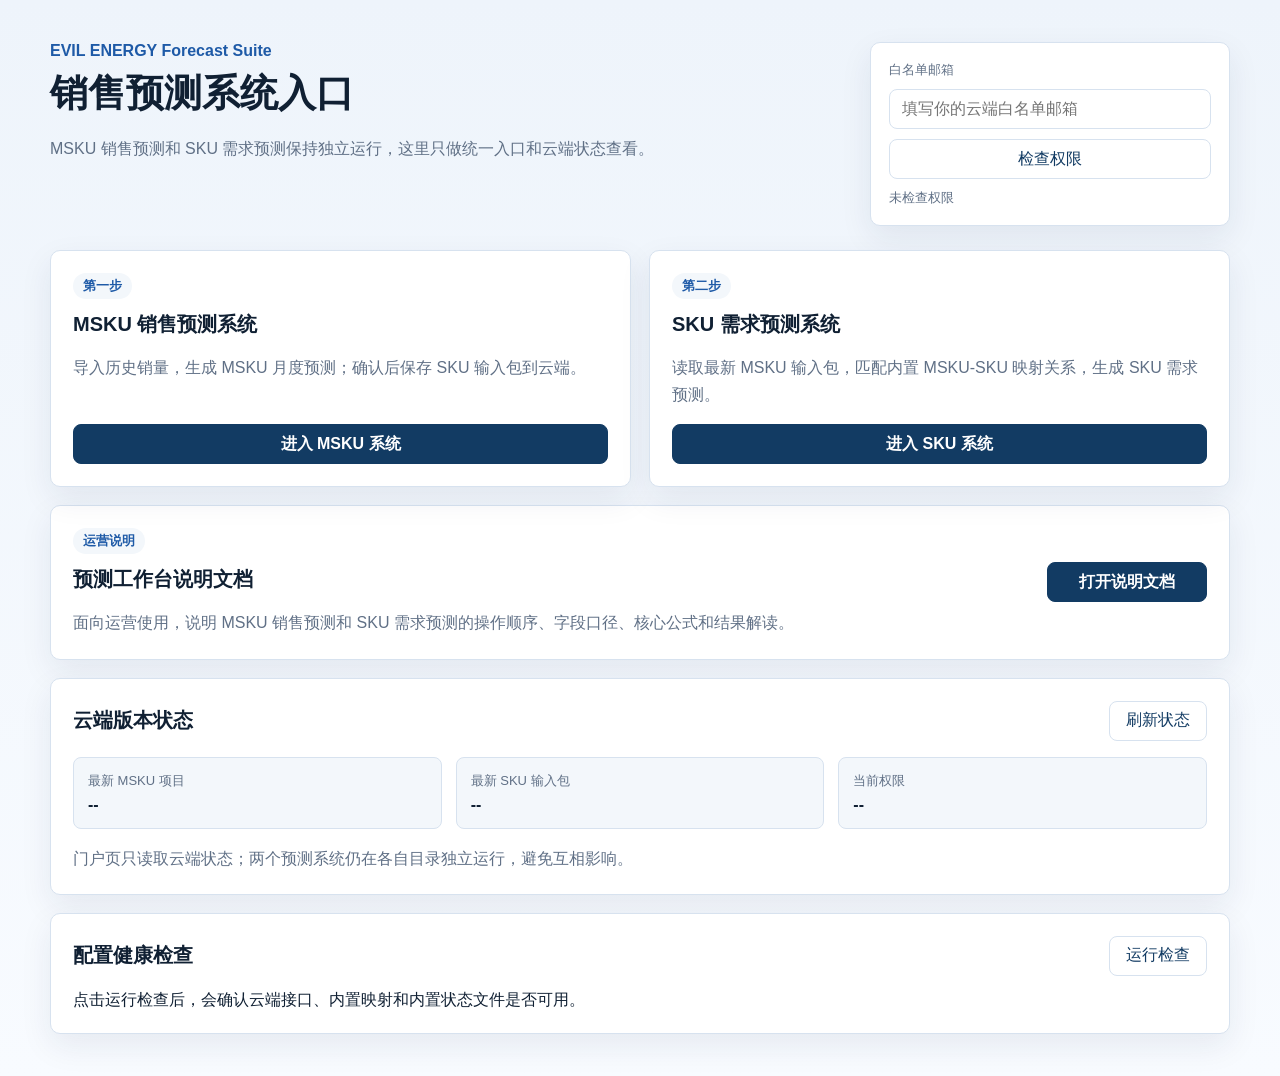
<file: index.html>
<!doctype html>
<html lang="zh-CN">
<head>
  <meta charset="utf-8" />
  <meta name="viewport" content="width=device-width, initial-scale=1" />
  <title>EVIL ENERGY 预测系统入口</title>
  <link rel="icon" href="data:," />
  <link rel="stylesheet" href="./styles.css" />
</head>
<body>
  <main class="portal">
    <header class="hero">
      <div>
        <span class="eyebrow">EVIL ENERGY Forecast Suite</span>
        <h1>销售预测系统入口</h1>
        <p>MSKU 销售预测和 SKU 需求预测保持独立运行，这里只做统一入口和云端状态查看。</p>
      </div>
      <div class="auth-card">
        <label>白名单邮箱</label>
        <input id="cloudUserEmail" type="email" placeholder="填写你的云端白名单邮箱" />
        <button id="checkCloudAuth" type="button">检查权限</button>
        <div id="authStatus" class="status">未检查权限</div>
      </div>
    </header>

    <section class="apps">
      <article class="app-card">
        <div>
          <span class="tag">第一步</span>
          <h2>MSKU 销售预测系统</h2>
          <p>导入历史销量，生成 MSKU 月度预测；确认后保存 SKU 输入包到云端。</p>
        </div>
        <a class="primary" href="./msku/index.html">进入 MSKU 系统</a>
      </article>

      <article class="app-card">
        <div>
          <span class="tag">第二步</span>
          <h2>SKU 需求预测系统</h2>
          <p>读取最新 MSKU 输入包，匹配内置 MSKU-SKU 映射关系，生成 SKU 需求预测。</p>
        </div>
        <a class="primary" href="./sku/index.html">进入 SKU 系统</a>
      </article>
    </section>

    <section class="guide-panel">
      <div>
        <span class="tag">运营说明</span>
        <h2>预测工作台说明文档</h2>
        <p>面向运营使用，说明 MSKU 销售预测和 SKU 需求预测的操作顺序、字段口径、核心公式和结果解读。</p>
      </div>
      <a class="primary secondary-link" href="./docs/operation-guide.html" target="_blank" rel="noopener">打开说明文档</a>
    </section>

    <section class="status-panel">
      <div class="panel-head">
        <h2>云端版本状态</h2>
        <button id="refreshCloudStatus" type="button">刷新状态</button>
      </div>
      <div class="status-grid">
        <div>
          <span>最新 MSKU 项目</span>
          <strong id="mskuProjectStatus">--</strong>
        </div>
        <div>
          <span>最新 SKU 输入包</span>
          <strong id="skuPackageStatus">--</strong>
        </div>
        <div>
          <span>当前权限</span>
          <strong id="roleStatus">--</strong>
        </div>
      </div>
      <p class="note">门户页只读取云端状态；两个预测系统仍在各自目录独立运行，避免互相影响。</p>
    </section>

    <section class="status-panel">
      <div class="panel-head">
        <h2>配置健康检查</h2>
        <button id="runHealthCheck" type="button">运行检查</button>
      </div>
      <div id="healthRows" class="health-list">
        <div>点击运行检查后，会确认云端接口、内置映射和内置状态文件是否可用。</div>
      </div>
    </section>
  </main>

  <div id="toast" class="toast"></div>
  <script src="./app.js"></script>
</body>
</html>
</file>
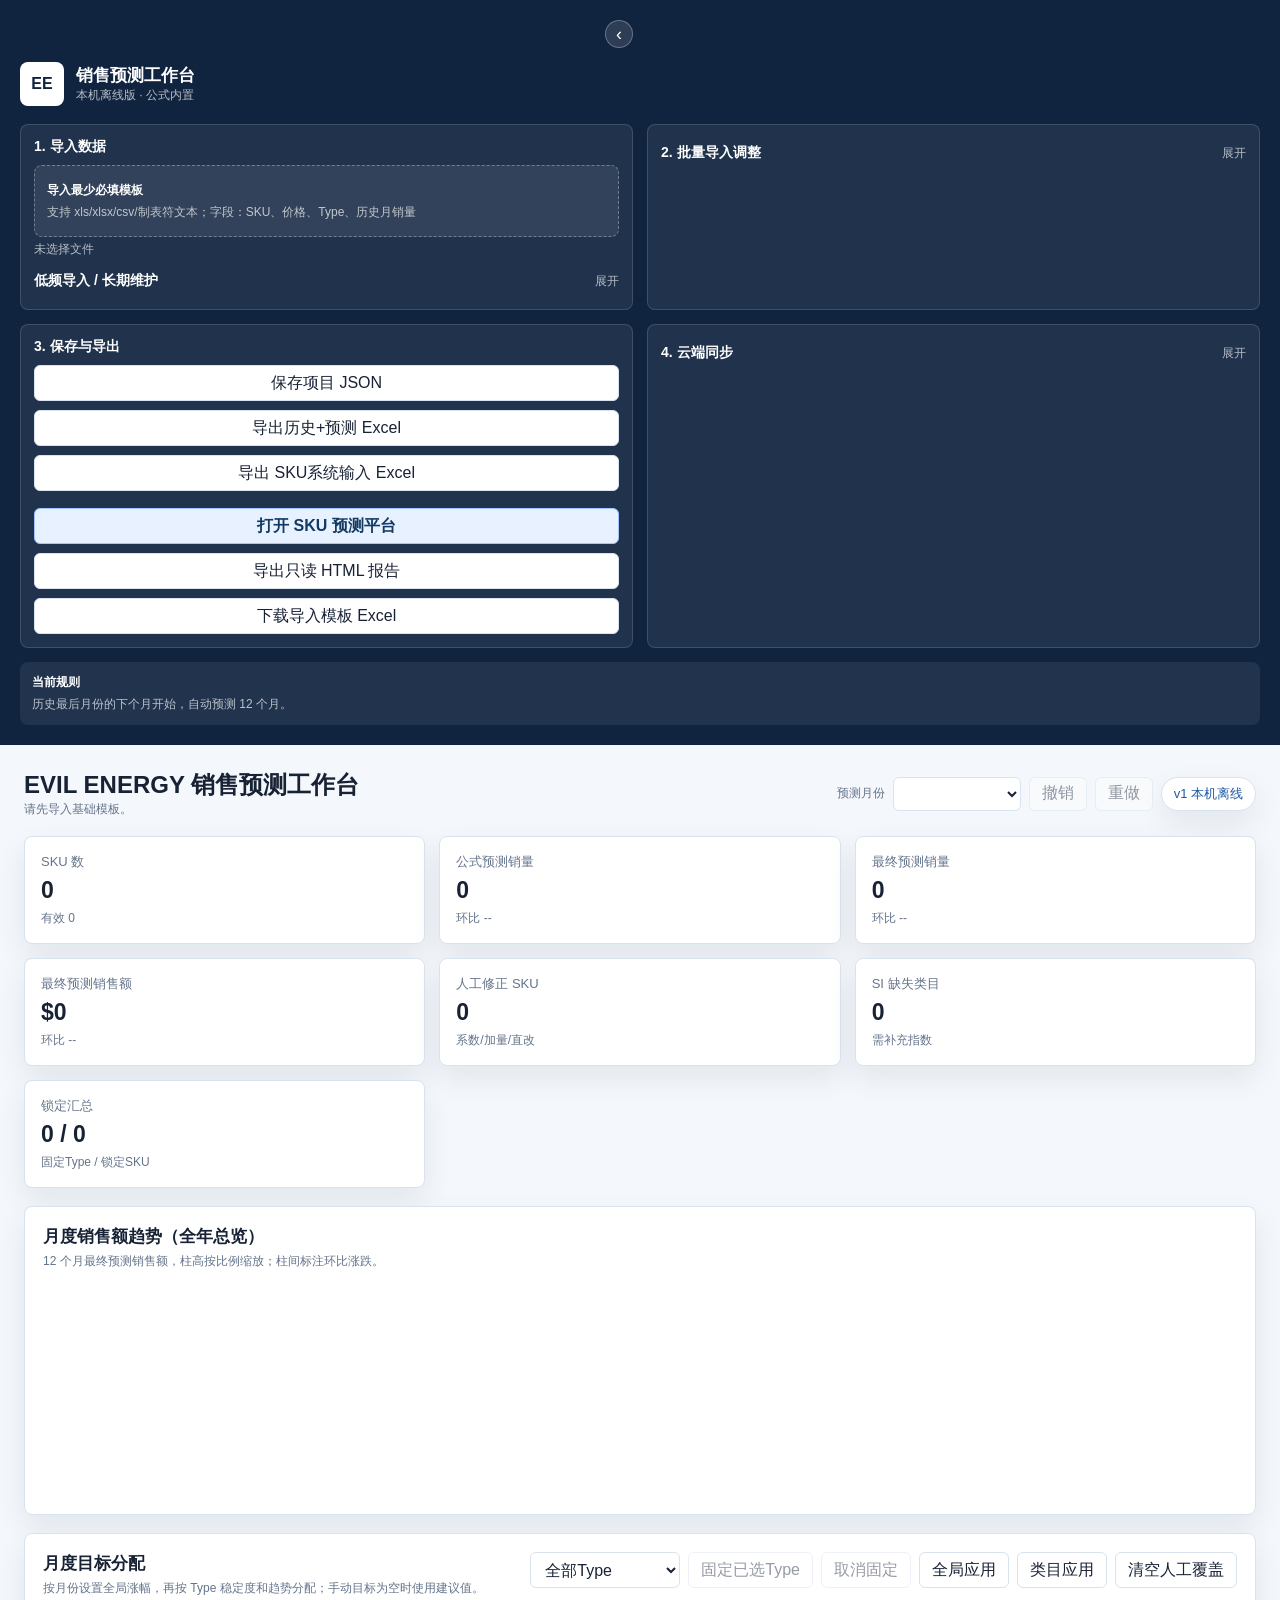
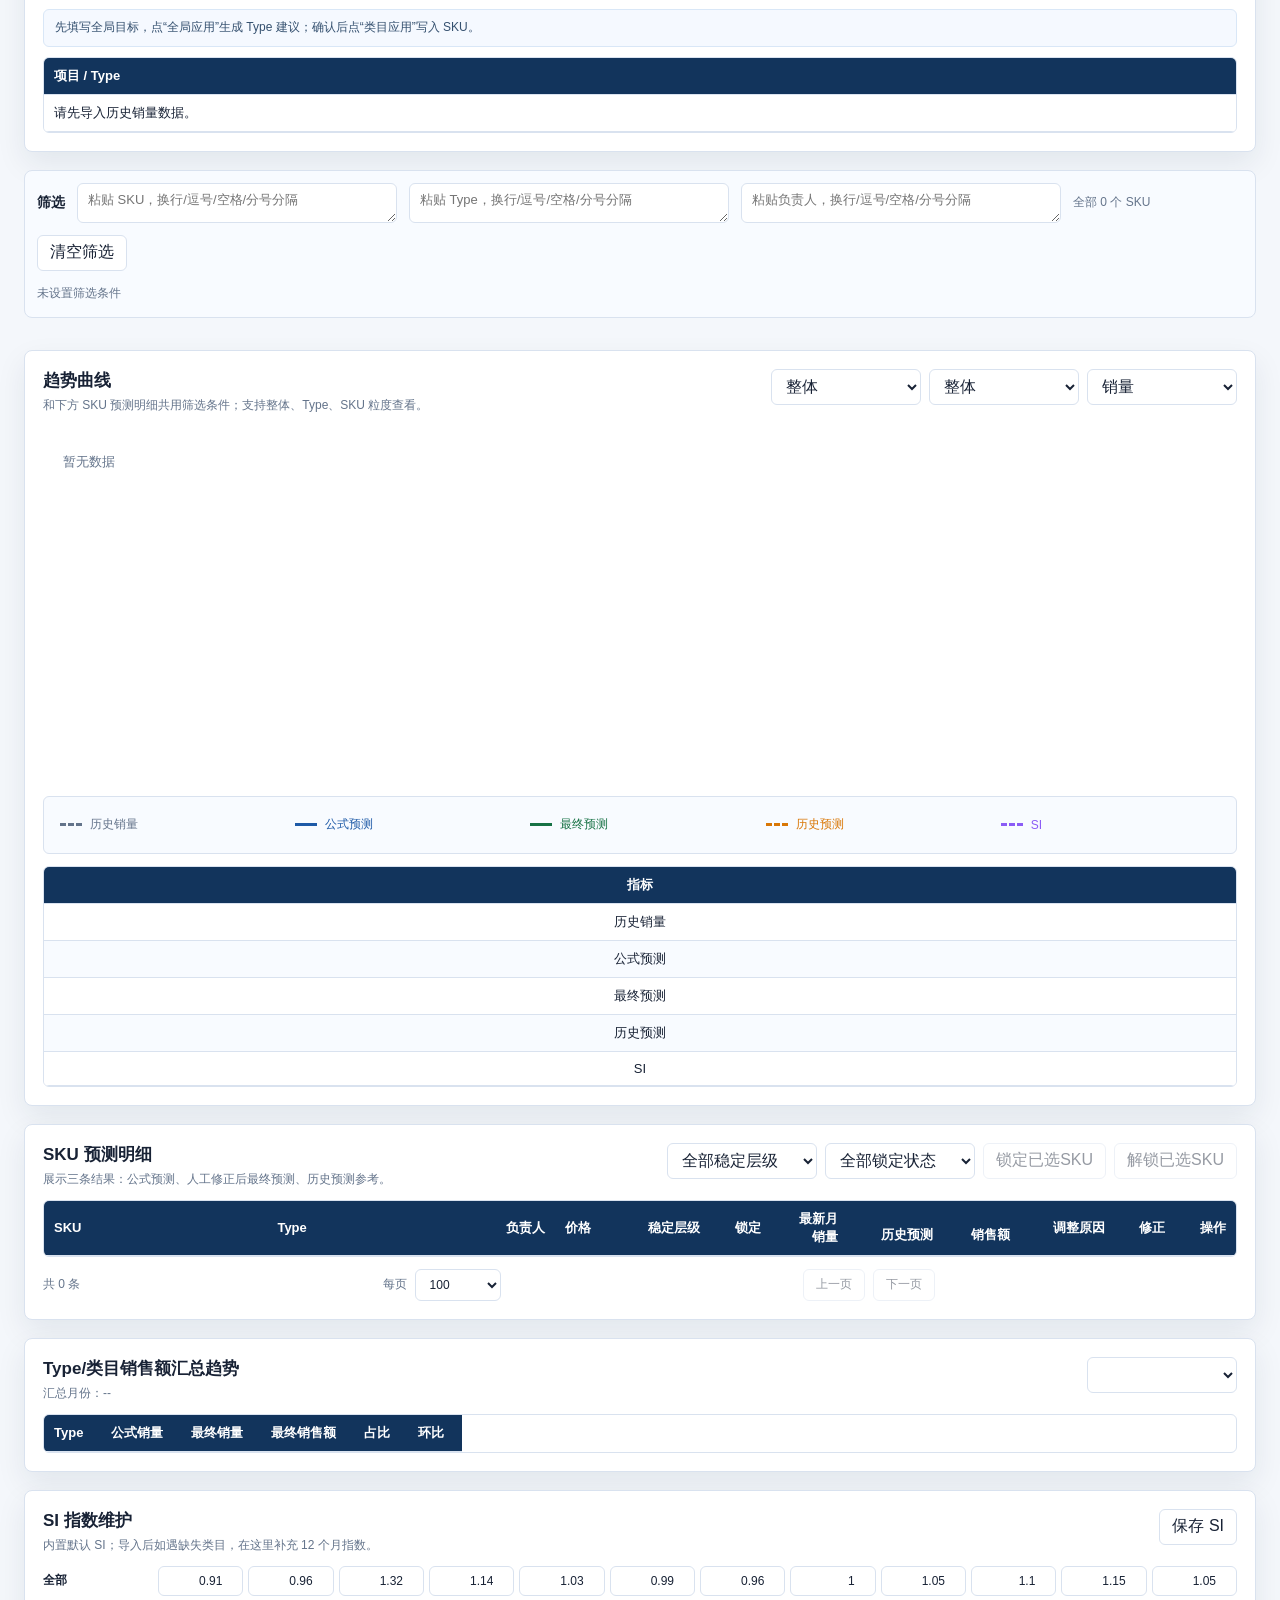
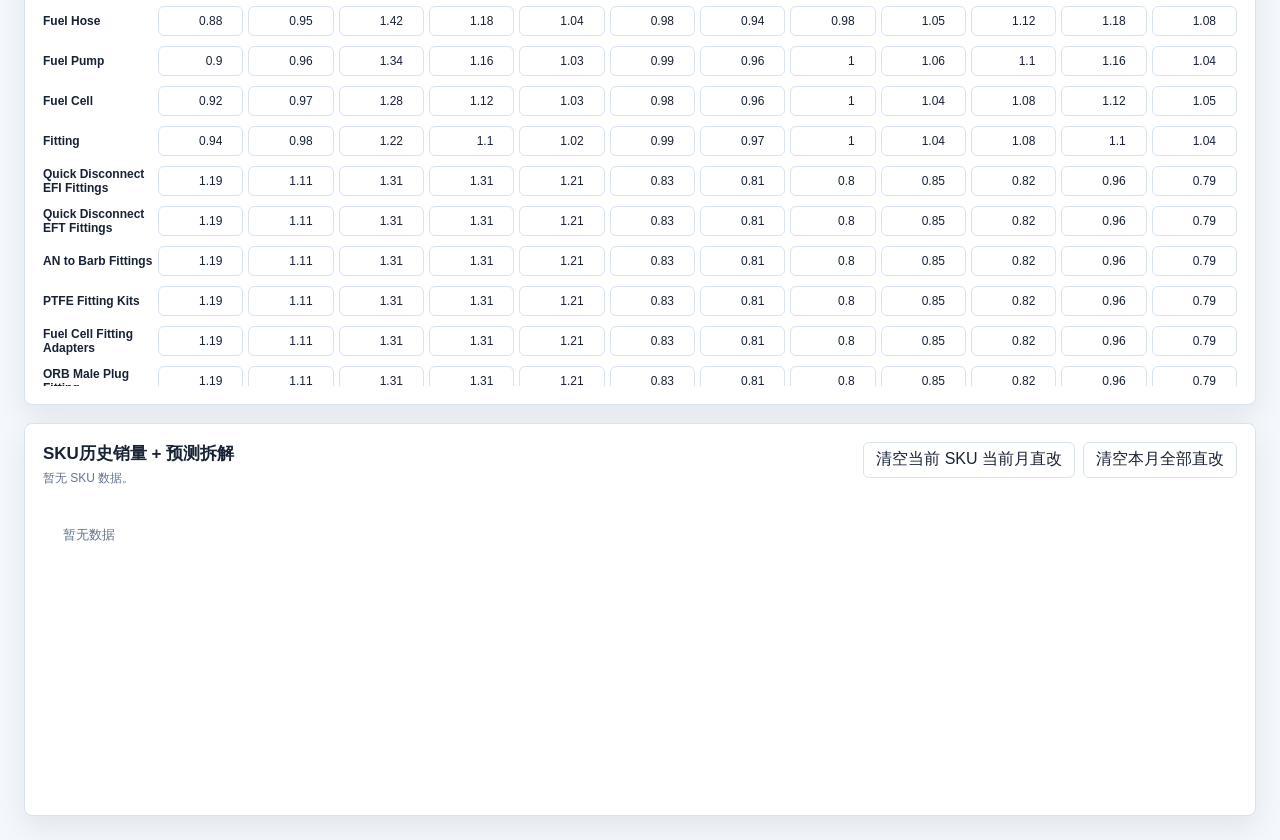
<file: msku/index.html>
<!doctype html>
<html lang="zh-CN">
<head>
  <meta charset="utf-8" />
  <meta name="viewport" content="width=device-width, initial-scale=1" />
  <title>EVIL ENERGY 销售预测工作台</title>
  <link rel="icon" href="data:," />
  <link rel="stylesheet" href="./styles.css" />
  <script src="./vendor/xlsx.full.min.js"></script>
</head>
<body>
  <div class="app">
    <aside class="sidebar">
      <button id="sidebarToggle" class="sidebar-toggle" type="button" title="收起/展开侧边栏">‹</button>
      <div class="brand">
        <div class="brand-mark">EE</div>
        <div>
          <h1>销售预测工作台</h1>
          <p>本机离线版 · 公式内置</p>
        </div>
      </div>

      <section class="side-card" data-short="导入">
        <h2>1. 导入数据</h2>
        <label class="file-drop" for="baseFile">
          <span>导入最少必填模板</span>
          <small>支持 xls/xlsx/csv/制表符文本；字段：SKU、价格、Type、历史月销量</small>
        </label>
        <input id="baseFile" type="file" accept=".csv,.json,.xls,.xlsx" />
        <div id="baseFileName" class="file-name">未选择文件</div>

        <details class="side-details">
          <summary>低频导入 / 长期维护</summary>
          <label class="file-drop secondary" for="historicForecastFile">
            <span>导入历史预测版本</span>
            <small>过去做好的预测，仅用于参考曲线</small>
          </label>
          <input id="historicForecastFile" type="file" accept=".csv,.json,.xls,.xlsx" />
          <div id="historicForecastFileName" class="file-name">未选择文件</div>

          <label class="file-drop secondary" for="projectFile">
            <span>加载项目 JSON</span>
            <small>恢复上次保存的方案和调整</small>
          </label>
          <input id="projectFile" type="file" accept=".json" />
          <div id="projectFileName" class="file-name">未选择文件</div>

          <label class="file-drop secondary" for="rolloverFile">
            <span>导入新销量滚动更新</span>
            <small>先加载旧云端项目，再选新销量文件；仅继承已锁定 SKU / 已固定 Type</small>
          </label>
          <input id="rolloverFile" type="file" accept=".csv,.json,.xls,.xlsx" />
          <div id="rolloverFileName" class="file-name">未选择新销量文件</div>
          <button id="runRolloverUpdate" type="button">导入新销量并滚动更新</button>
        </details>
      </section>

      <input id="searchBox" class="visually-hidden-control" type="search" value="" aria-hidden="true" tabindex="-1" />

      <section class="side-card" data-short="批量">
        <details class="side-details">
        <summary>2. 批量导入调整</summary>
        <label>模板类型</label>
        <select id="templateSelect">
          <option value="global">月度全局目标</option>
          <option value="si">类目 SI 指数</option>
          <option value="type">Type 目标覆盖</option>
          <option value="sku">SKU 调整项</option>
        </select>
        <button id="downloadSelectedTemplate" type="button">下载 CSV 模板</button>
        <label class="file-drop secondary" for="adjustmentImportFile">
          <span>导入调整 CSV</span>
          <small>先预览，确认后写入，可 Ctrl+Z 撤销</small>
        </label>
        <input id="adjustmentImportFile" type="file" accept=".csv,.txt,.tsv" />
        <div id="adjustmentImportFileName" class="file-name">未选择文件</div>
        <div id="importPreview" class="import-preview">暂无待确认导入</div>
        <button id="confirmImport" type="button" disabled>确认导入</button>
        </details>
      </section>

      <section class="side-card" data-short="导出">
        <h2>3. 保存与导出</h2>
        <button id="saveProject">保存项目 JSON</button>
        <button id="exportDetail">导出历史+预测 Excel</button>
        <button id="exportSkuInput">导出 SKU系统输入 Excel</button>
        <button id="openSkuConsole" class="sku-console-link" type="button">打开 SKU 预测平台</button>
        <button id="exportReport">导出只读 HTML 报告</button>
        <button id="downloadTemplate">下载导入模板 Excel</button>
      </section>

      <section class="side-card" data-short="云端">
        <details class="side-details">
        <summary>4. 云端同步</summary>
        <label class="cloud-url-config">Apps Script URL</label>
        <input id="cloudApiUrl" class="cloud-url-config" type="hidden" value="https://script.google.com/macros/s/AKfycbw8tdGygnGW8Zqa2TVZKFB6VmnB0hy47s40Wr3_JyD-T4GQr2WZQDsFEJnjtih3k_yW_Q/exec" />
        <div class="inline action-row cloud-url-config">
          <button id="saveCloudConfig" class="cloud-url-config" type="button">保存配置</button>
          <button id="testCloudConfig" type="button">测试连接</button>
        </div>
        <label>云端邮箱</label>
        <input id="cloudUserEmail" type="email" placeholder="填写白名单邮箱" />
        <label>保存人</label>
        <input id="cloudUserName" type="text" placeholder="填写你的名字" />
        <label>版本备注</label>
        <input id="cloudNote" type="text" placeholder="例如：8月目标调整版" />
        <div class="inline action-row">
          <button id="cloudLoadLatest" type="button">导入最新</button>
          <button id="cloudSaveProject" type="button">保存云端</button>
        </div>
        <button id="cloudSaveSkuPackage" type="button">保存 SKU输入包云端</button>
        <button id="cloudListVersions" type="button">查看版本</button>
        <div id="cloudStatus" class="cloud-status">未配置云端接口</div>
        <div id="localDraftStatus" class="cloud-status local-draft-status">本地草稿：暂无</div>
        <button id="loadCloudNewestFromDraft" class="draft-action hidden" type="button">加载云端最新</button>
        <button id="clearLocalDraft" class="draft-action" type="button">清空本地缓存</button>
        </details>
      </section>

      <div class="hint">
        <strong>当前规则</strong>
        <span>历史最后月份的下个月开始，自动预测 12 个月。</span>
      </div>
    </aside>

    <main class="main">
      <header class="topbar">
        <div>
          <h1>EVIL ENERGY 销售预测工作台</h1>
          <p id="statusText">请先导入基础模板。</p>
        </div>
        <div class="topbar-actions">
          <label class="topbar-month">预测月份 <select id="monthSelect"></select></label>
          <button id="undoAction" class="topbar-button" title="Ctrl+Z">撤销</button>
          <button id="redoAction" class="topbar-button" title="Ctrl+Y / Ctrl+Shift+Z">重做</button>
          <div class="version">v1 本机离线</div>
        </div>
      </header>

      <section class="metrics">
        <article><span>SKU 数</span><strong id="metricSku">0</strong><small id="metricActive">有效 0</small></article>
        <article><span>公式预测销量</span><strong id="metricFormulaUnits">0</strong><small id="metricFormulaMom">环比 --</small></article>
        <article><span>最终预测销量</span><strong id="metricFinalUnits">0</strong><small id="metricFinalMom">环比 --</small></article>
        <article><span>最终预测销售额</span><strong id="metricRevenue">$0</strong><small id="metricRevenueMom">环比 --</small></article>
        <article><span>人工修正 SKU</span><strong id="metricAdjusted">0</strong><small>系数/加量/直改</small></article>
        <article><span>SI 缺失类目</span><strong id="metricMissingSi">0</strong><small>需补充指数</small></article>
        <article id="lockSummaryCard" class="metric-action-card" role="button" tabindex="0">
          <span>锁定汇总</span>
          <strong id="metricLockSummary">0 / 0</strong>
          <small id="metricLockLatest">固定Type / 锁定SKU</small>
        </article>
      </section>

      <section class="panel monthly-bar-panel">
        <div class="panel-head">
          <div>
            <h2>月度销售额趋势（全年总览）</h2>
            <p>12 个月最终预测销售额，柱高按比例缩放；柱间标注环比涨跌。</p>
          </div>
        </div>
        <div id="monthlyTrendBar" class="monthly-trend-bar"></div>
      </section>

      <section class="panel">
        <div class="panel-head">
          <div>
            <h2>月度目标分配</h2>
            <p>按月份设置全局涨幅，再按 Type 稳定度和趋势分配；手动目标为空时使用建议值。</p>
          </div>
          <div class="toolbar">
            <select id="targetLockFilter" title="Type固定筛选">
              <option value="all">全部Type</option>
              <option value="locked">已固定Type</option>
              <option value="unlocked">未固定Type</option>
            </select>
            <button id="lockSelectedTypes" type="button" disabled>固定已选Type</button>
            <button id="unlockSelectedTypes" type="button" disabled>取消固定</button>
            <button id="applyGlobalTargets" type="button">全局应用</button>
            <button id="applyCategoryTargets" type="button">类目应用</button>
            <button id="resetTypeTargets" type="button">清空人工覆盖</button>
          </div>
        </div>
        <div id="targetApplyStatus" class="target-apply-status">先填写全局目标，点“全局应用”生成 Type 建议；确认后点“类目应用”写入 SKU。</div>
        <div id="rolloverLog" class="target-apply-status hidden"></div>
        <div class="target-table-wrap">
          <table class="target-table">
            <thead>
              <tr id="targetMatrixHeader"></tr>
            </thead>
            <tbody id="typeTargetRows"></tbody>
          </table>
        </div>
      </section>

      <section class="bulk-panel compact-filter shared-analysis-filter">
        <div class="filter-toolbar">
          <strong>筛选</strong>
          <textarea id="bulkSkuInput" rows="2" placeholder="粘贴 SKU，换行/逗号/空格/分号分隔"></textarea>
          <textarea id="bulkTypeInput" rows="2" placeholder="粘贴 Type，换行/逗号/空格/分号分隔"></textarea>
          <textarea id="ownerFilterInput" rows="2" placeholder="粘贴负责人，换行/逗号/空格/分号分隔"></textarea>
          <span id="bulkFilterSummary">已筛出 0 个 SKU</span>
          <button id="clearBulkFilter" type="button">清空筛选</button>
        </div>
        <div id="bulkFilterTags" class="filter-tags"></div>
      </section>

      <section class="panel">
        <div class="panel-head">
          <div>
            <h2>趋势曲线</h2>
            <p>和下方 SKU 预测明细共用筛选条件；支持整体、Type、SKU 粒度查看。</p>
          </div>
          <div class="toolbar">
            <select id="scopeSelect">
              <option value="overall">整体</option>
              <option value="type">Type/类目</option>
              <option value="sku">单个 SKU</option>
            </select>
            <select id="entitySelect"></select>
            <select id="metricSelect">
              <option value="units">销量</option>
              <option value="revenue">销售额</option>
            </select>
          </div>
        </div>
        <div class="chart-layout">
          <div class="chart-area">
            <canvas id="trendCanvas" height="360"></canvas>
            <div id="trendTooltip" class="chart-tooltip"></div>
          </div>
          <aside id="trendLegend" class="chart-side-legend"></aside>
        </div>
        <div class="table-wrap mini chart-table">
          <table>
            <thead>
              <tr id="chartDataHeader"></tr>
            </thead>
            <tbody id="chartDataRows"></tbody>
          </table>
        </div>
      </section>

      <section class="panel">
        <div class="panel-head">
          <div>
            <h2>SKU 预测明细</h2>
            <p>展示三条结果：公式预测、人工修正后最终预测、历史预测参考。</p>
          </div>
          <div class="toolbar">
            <select id="stabilityFilter">
              <option value="">全部稳定层级</option>
              <option value="高稳定">高稳定</option>
              <option value="中稳定">中稳定</option>
              <option value="低稳定">低稳定</option>
              <option value="样本不足">样本不足</option>
            </select>
            <select id="skuLockFilter" title="SKU锁定筛选">
              <option value="all">全部锁定状态</option>
              <option value="locked">已锁定SKU</option>
              <option value="unlocked">未锁定SKU</option>
            </select>
            <button id="lockSelectedSkus" type="button" disabled>锁定已选SKU</button>
            <button id="unlockSelectedSkus" type="button" disabled>解锁已选SKU</button>
          </div>
        </div>
        <div class="table-wrap tall">
          <table>
            <thead>
              <tr id="skuHeaderRow"></tr>
            </thead>
            <tbody id="skuRows"></tbody>
          </table>
        </div>
        <div class="pagination">
          <span id="skuPageInfo">共 0 条</span>
          <div class="inline">
            <label for="skuPageSize">每页</label>
            <select id="skuPageSize">
              <option value="50">50</option>
              <option value="100" selected>100</option>
              <option value="200">200</option>
              <option value="all">全部</option>
            </select>
          </div>
          <div class="inline">
            <button id="skuPrevPage">上一页</button>
            <button id="skuNextPage">下一页</button>
          </div>
          <div id="skuPageNumbers" class="page-numbers"></div>
        </div>
      </section>

      <section class="grid two">
        <article class="panel">
          <div class="panel-head">
            <div>
              <h2>Type/类目销售额汇总趋势</h2>
              <p>汇总月份：<span id="currentMonthLabel">--</span></p>
            </div>
            <div class="toolbar">
              <select id="typeSummaryMonthSelect" title="类目汇总月份"></select>
            </div>
          </div>
          <div class="table-wrap">
            <table class="type-summary-table">
              <thead>
                <tr>
                  <th>Type</th>
                  <th>公式销量</th>
                  <th>最终销量</th>
                  <th>最终销售额</th>
                  <th>占比</th>
                  <th>环比</th>
                </tr>
              </thead>
              <tbody id="typeRows"></tbody>
            </table>
          </div>
        </article>

        <article class="panel">
          <div class="panel-head">
            <div>
              <h2>SI 指数维护</h2>
              <p>内置默认 SI；导入后如遇缺失类目，在这里补充 12 个月指数。</p>
            </div>
            <button id="applySi">保存 SI</button>
          </div>
          <div id="siEditor" class="si-editor"></div>
        </article>
      </section>

      <section class="panel">
        <div class="panel-head">
          <div>
            <h2>SKU历史销量 + 预测拆解</h2>
            <p id="detailTitle">点击 SKU 行查看清洗、稳定系数、SI、趋势、环比封顶和人工修正。</p>
          </div>
          <div class="toolbar">
            <button id="clearManual">清空当前 SKU 当前月直改</button>
            <button id="clearMonthManual">清空本月全部直改</button>
          </div>
        </div>
        <div class="grid two detail-grid">
          <div>
            <canvas id="skuCanvas" height="280"></canvas>
          </div>
          <div id="breakdown" class="breakdown"></div>
        </div>
      </section>
    </main>
  </div>
  <div id="toast" class="toast"></div>
  <div id="loadingOverlay" class="loading-overlay"><div class="spinner"></div><span id="loadingText">处理中...</span></div>

  <script src="./app.js"></script>
</body>
</html>
</file>
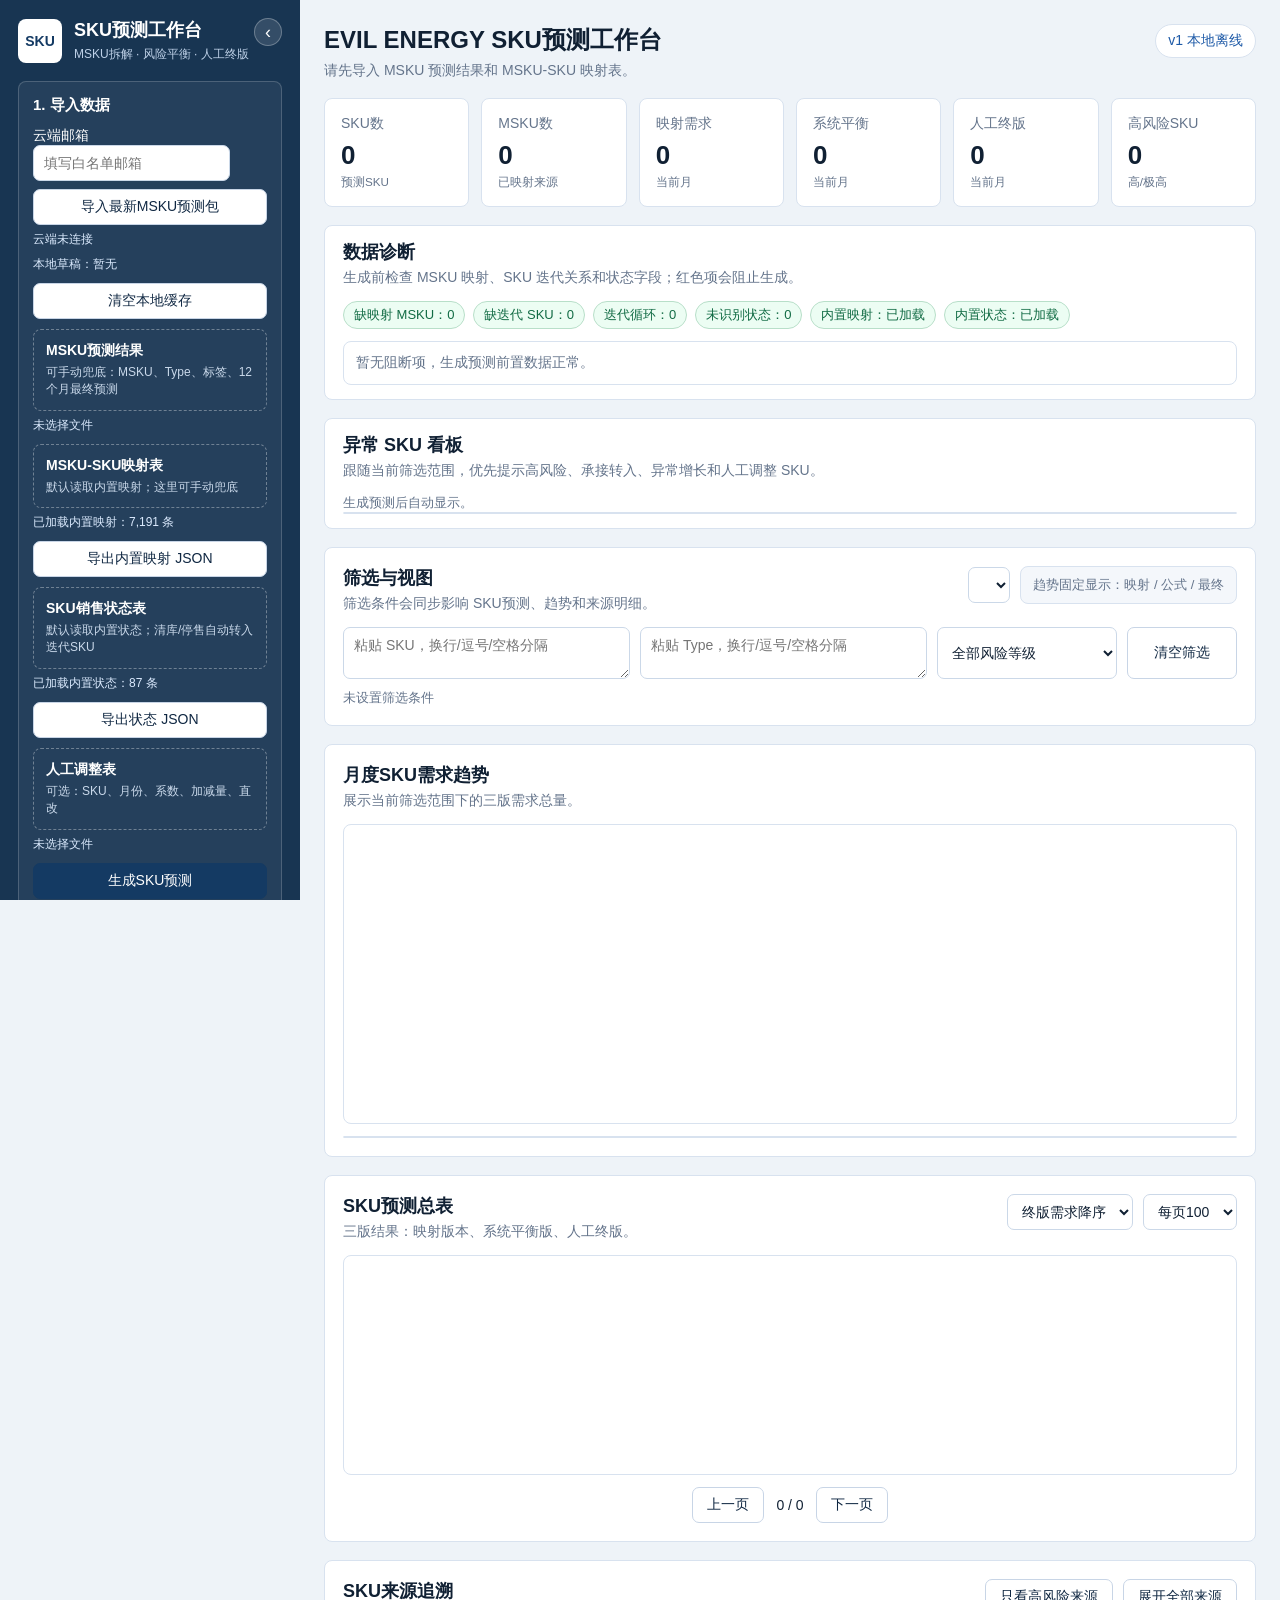
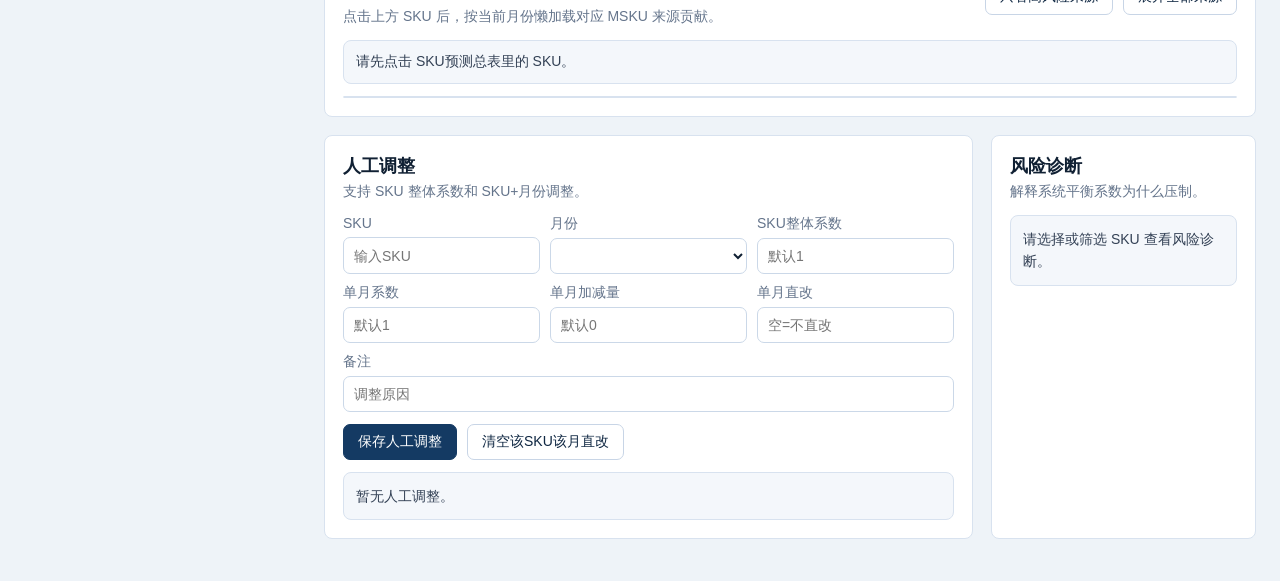
<file: sku/index.html>
<!doctype html>
<html lang="zh-CN">
<head>
  <meta charset="utf-8" />
  <meta name="viewport" content="width=device-width, initial-scale=1" />
  <title>EVIL ENERGY SKU预测工作台</title>
  <link rel="icon" href="data:," />
  <link rel="stylesheet" href="./styles.css" />
</head>
<body>
  <aside class="sidebar">
    <button id="sidebarToggle" class="sidebar-toggle" type="button" title="收起/展开侧边栏">‹</button>
    <div class="brand">
      <div class="brand-mark">SKU</div>
      <div>
        <h1>SKU预测工作台</h1>
        <p>MSKU拆解 · 风险平衡 · 人工终版</p>
      </div>
    </div>

    <section class="side-card" data-short="导入">
      <h2>1. 导入数据</h2>
      <label>云端邮箱</label>
      <input id="cloudUserEmail" type="email" placeholder="填写白名单邮箱" />
      <button id="loadCloudMskuPackage" type="button">导入最新MSKU预测包</button>
      <div id="cloudStatus" class="file-name">云端未连接</div>
      <div id="localDraftStatus" class="file-name local-draft-status">本地草稿：暂无</div>
      <button id="loadCloudNewestFromDraft" class="draft-action hidden" type="button">加载云端最新</button>
      <button id="clearLocalDraft" class="draft-action" type="button">清空本地缓存</button>

      <label class="file-box">
        <strong>MSKU预测结果</strong>
        <span>可手动兜底：MSKU、Type、标签、12个月最终预测</span>
        <input id="mskuFile" type="file" accept=".xlsx,.xls,.csv,.tsv,.txt,.json" />
      </label>
      <div id="mskuFileName" class="file-name">未选择文件</div>

      <label class="file-box">
        <strong>MSKU-SKU映射表</strong>
        <span>默认读取内置映射；这里可手动兜底</span>
        <input id="mappingFile" type="file" accept=".xlsx,.xls,.csv,.tsv,.txt,.json" />
      </label>
      <div id="mappingFileName" class="file-name">未选择文件</div>
      <button id="exportMappingJson" type="button">导出内置映射 JSON</button>

      <label class="file-box">
        <strong>SKU销售状态表</strong>
        <span>默认读取内置状态；清库/停售自动转入迭代SKU</span>
        <input id="statusFile" type="file" accept=".xlsx,.xls,.csv,.tsv,.txt,.json" />
      </label>
      <div id="statusFileName" class="file-name">未选择文件</div>
      <button id="exportStatusJson" type="button">导出状态 JSON</button>

      <label class="file-box">
        <strong>人工调整表</strong>
        <span>可选：SKU、月份、系数、加减量、直改</span>
        <input id="adjustmentFile" type="file" accept=".xlsx,.xls,.csv,.tsv,.txt,.json" />
      </label>
      <div id="adjustmentFileName" class="file-name">未选择文件</div>

      <button id="runForecast" class="primary">生成SKU预测</button>
    </section>

    <section class="side-card" data-short="导出">
      <h2>2. 保存与导出</h2>
      <button id="downloadTemplate">下载导入模板 Excel</button>
      <button id="exportResult">导出预测结果 Excel</button>
      <label class="check-line">
        <input id="exportFilteredOnly" type="checkbox" />
        <span>只导出当前筛选范围</span>
      </label>
      <div id="exportScopeNote" class="file-name">默认导出全部 SKU</div>
      <button id="saveProject">保存项目 JSON</button>
      <label class="file-box compact">
        <strong>加载项目 JSON</strong>
        <input id="projectFile" type="file" accept=".json" />
      </label>
      <div id="projectFileName" class="file-name">未选择文件</div>
    </section>

    <section class="side-card hint" data-short="规则">
      <h2>当前规则</h2>
      <p>版本1：MSKU最终预测 × 映射用量。</p>
      <p>版本2：按牛鞭风险自动压制，系数 0.78-1.00。</p>
      <p>版本3：系统平衡后叠加人工调整。</p>
    </section>
  </aside>

  <main class="main">
    <header class="topbar">
      <div>
        <h2>EVIL ENERGY SKU预测工作台</h2>
        <p id="statusText">请先导入 MSKU 预测结果和 MSKU-SKU 映射表。</p>
      </div>
      <span class="badge">v1 本地离线</span>
    </header>

    <section class="metrics">
      <div class="metric"><span>SKU数</span><strong id="metricSku">0</strong><small>预测SKU</small></div>
      <div class="metric"><span>MSKU数</span><strong id="metricMsku">0</strong><small>已映射来源</small></div>
      <div class="metric"><span>映射需求</span><strong id="metricMapped">0</strong><small>当前月</small></div>
      <div class="metric"><span>系统平衡</span><strong id="metricBalanced">0</strong><small>当前月</small></div>
      <div class="metric"><span>人工终版</span><strong id="metricFinal">0</strong><small>当前月</small></div>
      <div class="metric"><span>高风险SKU</span><strong id="metricRisk">0</strong><small>高/极高</small></div>
    </section>

    <section class="panel compact-panel">
      <div class="panel-head">
        <div>
          <h3>数据诊断</h3>
          <p>生成前检查 MSKU 映射、SKU 迭代关系和状态字段；红色项会阻止生成。</p>
        </div>
      </div>
      <div id="diagnosticSummary" class="diag-summary"></div>
      <div id="diagnosticRows" class="table-wrap mini-table"></div>
    </section>

    <section class="panel compact-panel">
      <div class="panel-head">
        <div>
          <h3>异常 SKU 看板</h3>
          <p>跟随当前筛选范围，优先提示高风险、承接转入、异常增长和人工调整 SKU。</p>
        </div>
      </div>
      <div id="anomalySummary" class="filter-summary">生成预测后自动显示。</div>
      <div id="anomalyRows" class="table-wrap mini-table"></div>
    </section>

    <section class="panel">
      <div class="panel-head">
        <div>
          <h3>筛选与视图</h3>
          <p>筛选条件会同步影响 SKU预测、趋势和来源明细。</p>
        </div>
        <div class="toolbar">
          <select id="monthSelect"></select>
          <span class="inline-legend">趋势固定显示：映射 / 公式 / 最终</span>
        </div>
      </div>
      <div class="filters">
        <textarea id="skuFilter" placeholder="粘贴 SKU，换行/逗号/空格分隔"></textarea>
        <textarea id="typeFilter" placeholder="粘贴 Type，换行/逗号/空格分隔"></textarea>
        <select id="riskFilter">
          <option value="">全部风险等级</option>
          <option value="极高">极高</option>
          <option value="高">高</option>
          <option value="中">中</option>
          <option value="低">低</option>
        </select>
        <button id="clearFilters">清空筛选</button>
      </div>
      <div id="filterSummary" class="filter-summary">未设置筛选条件</div>
    </section>

    <section class="panel">
      <div class="panel-head">
        <div>
          <h3>月度SKU需求趋势</h3>
          <p>展示当前筛选范围下的三版需求总量。</p>
        </div>
      </div>
      <canvas id="trendCanvas" width="1100" height="300"></canvas>
      <div id="trendTable" class="table-wrap"></div>
    </section>

    <section class="panel">
      <div class="panel-head">
        <div>
          <h3>SKU预测总表</h3>
          <p>三版结果：映射版本、系统平衡版、人工终版。</p>
        </div>
        <div class="toolbar">
          <select id="sortSelect">
            <option value="final-desc">终版需求降序</option>
            <option value="risk-desc">风险分降序</option>
            <option value="sku-asc">SKU升序</option>
          </select>
          <select id="pageSize">
            <option value="50">每页50</option>
            <option value="100" selected>每页100</option>
            <option value="200">每页200</option>
          </select>
        </div>
      </div>
      <div class="table-wrap sku-table-wrap">
        <table>
          <thead id="skuTableHead"></thead>
          <tbody id="skuTableBody"></tbody>
        </table>
      </div>
      <div id="skuDetailPanel" class="sku-detail-panel"></div>
      <div class="pager">
        <button id="prevPage">上一页</button>
        <span id="pageInfo">0 / 0</span>
        <button id="nextPage">下一页</button>
      </div>
    </section>

    <section class="panel">
      <div class="panel-head">
        <div>
          <h3>SKU来源追溯</h3>
          <p>点击上方 SKU 后，按当前月份懒加载对应 MSKU 来源贡献。</p>
        </div>
        <div class="toolbar">
          <button id="sourceRiskOnly">只看高风险来源</button>
          <button id="sourceTopToggle">展开全部来源</button>
        </div>
      </div>
      <div id="sourceTraceSummary" class="source-summary">请先点击 SKU预测总表里的 SKU。</div>
      <div id="sourceDetail" class="table-wrap source-detail-wrap"></div>
    </section>

    <section class="grid-2">
      <div class="panel">
        <div class="panel-head">
          <div>
            <h3>人工调整</h3>
            <p>支持 SKU 整体系数和 SKU+月份调整。</p>
          </div>
        </div>
        <div class="adjust-grid">
          <label>SKU<input id="manualSku" placeholder="输入SKU" /></label>
          <label>月份<select id="manualMonth"></select></label>
          <label>SKU整体系数<input id="manualSkuFactor" type="number" step="0.01" placeholder="默认1" /></label>
          <label>单月系数<input id="manualMonthFactor" type="number" step="0.01" placeholder="默认1" /></label>
          <label>单月加减量<input id="manualAdd" type="number" step="1" placeholder="默认0" /></label>
          <label>单月直改<input id="manualDirect" type="number" step="1" placeholder="空=不直改" /></label>
          <label class="wide">备注<input id="manualNote" placeholder="调整原因" /></label>
        </div>
        <div class="toolbar left">
          <button id="applyManual" class="primary">保存人工调整</button>
          <button id="clearManual">清空该SKU该月直改</button>
        </div>
        <div id="manualStatus" class="notice">暂无人工调整。</div>
      </div>

      <div class="panel">
        <div class="panel-head">
          <div>
            <h3>风险诊断</h3>
            <p>解释系统平衡系数为什么压制。</p>
          </div>
        </div>
        <div id="riskDetail" class="diagnosis">请选择或筛选 SKU 查看风险诊断。</div>
      </div>
    </section>
  </main>

  <div id="toast" class="toast"></div>
  <div id="loading" class="loading"><div><span class="spinner"></span><strong id="loadingText">处理中...</strong></div></div>

  <script src="./vendor/xlsx.full.min.js"></script>
  <script src="./app.js"></script>
</body>
</html>
</file>
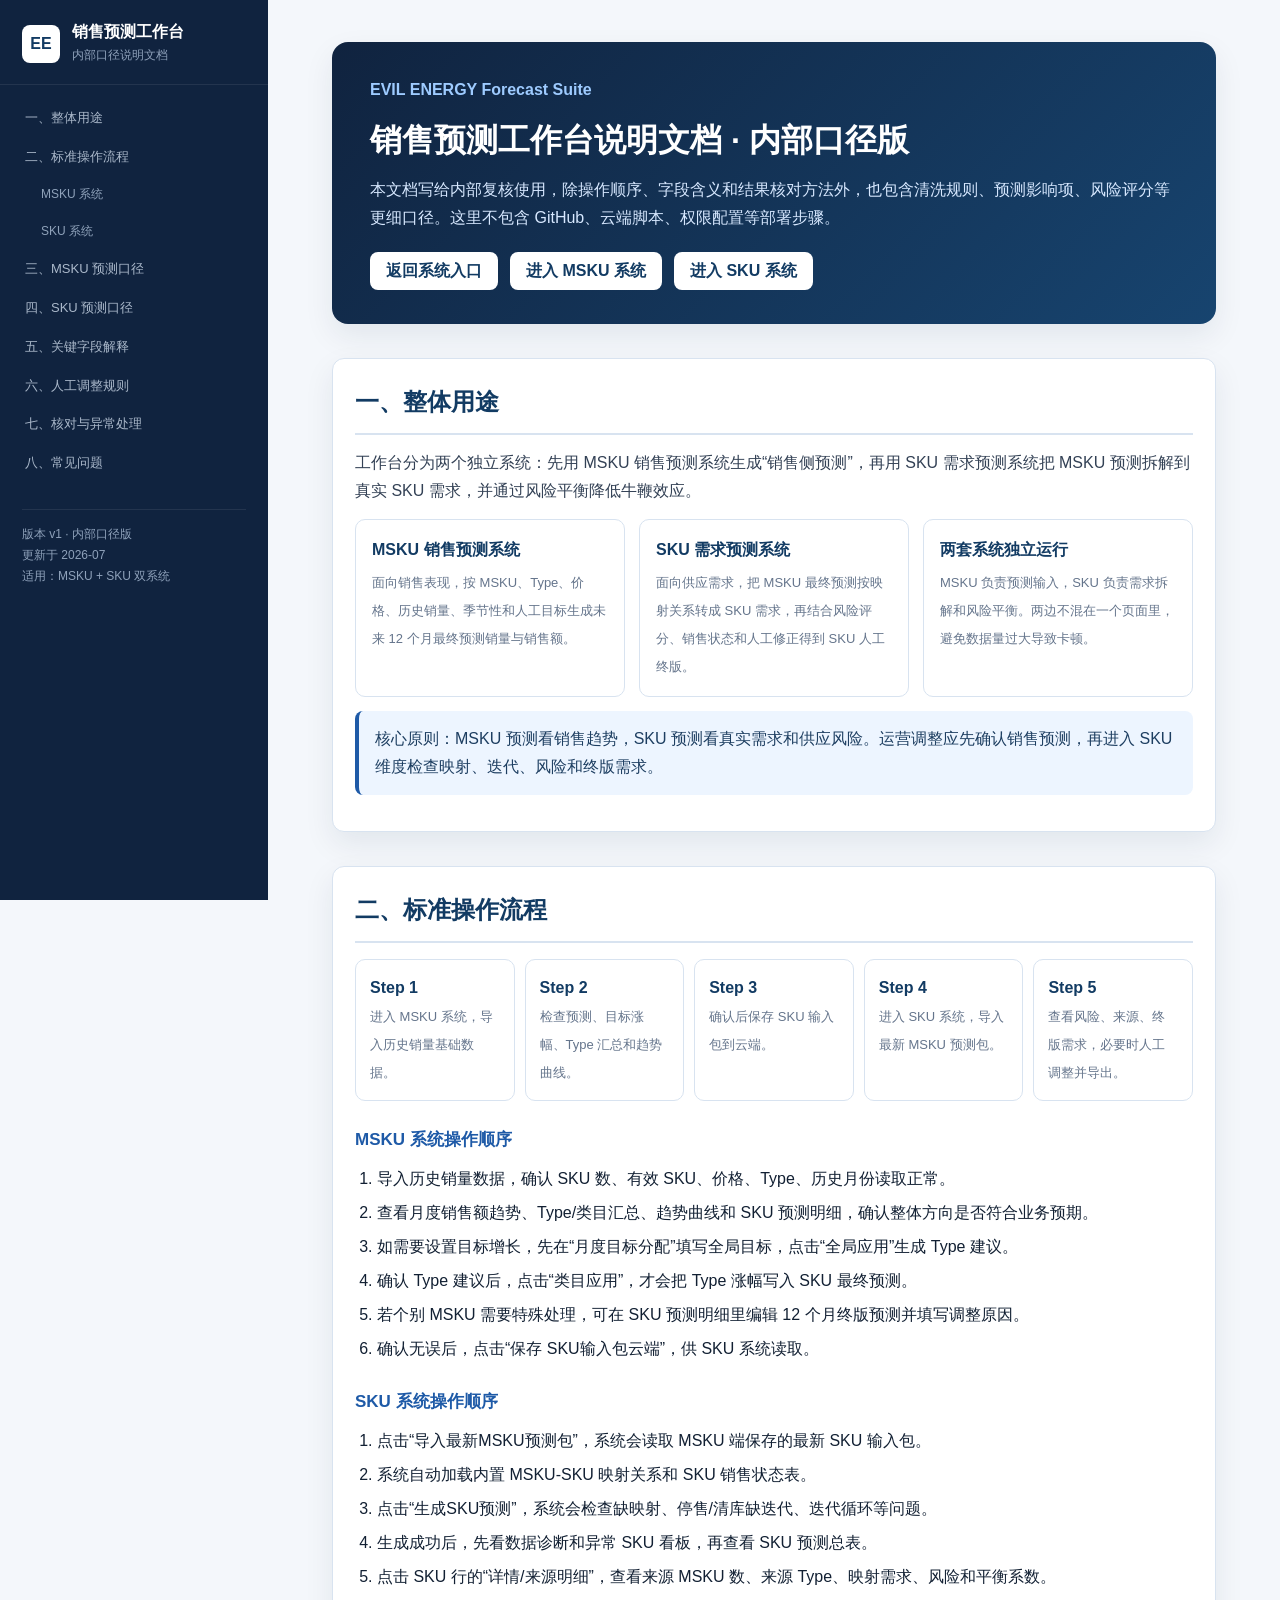
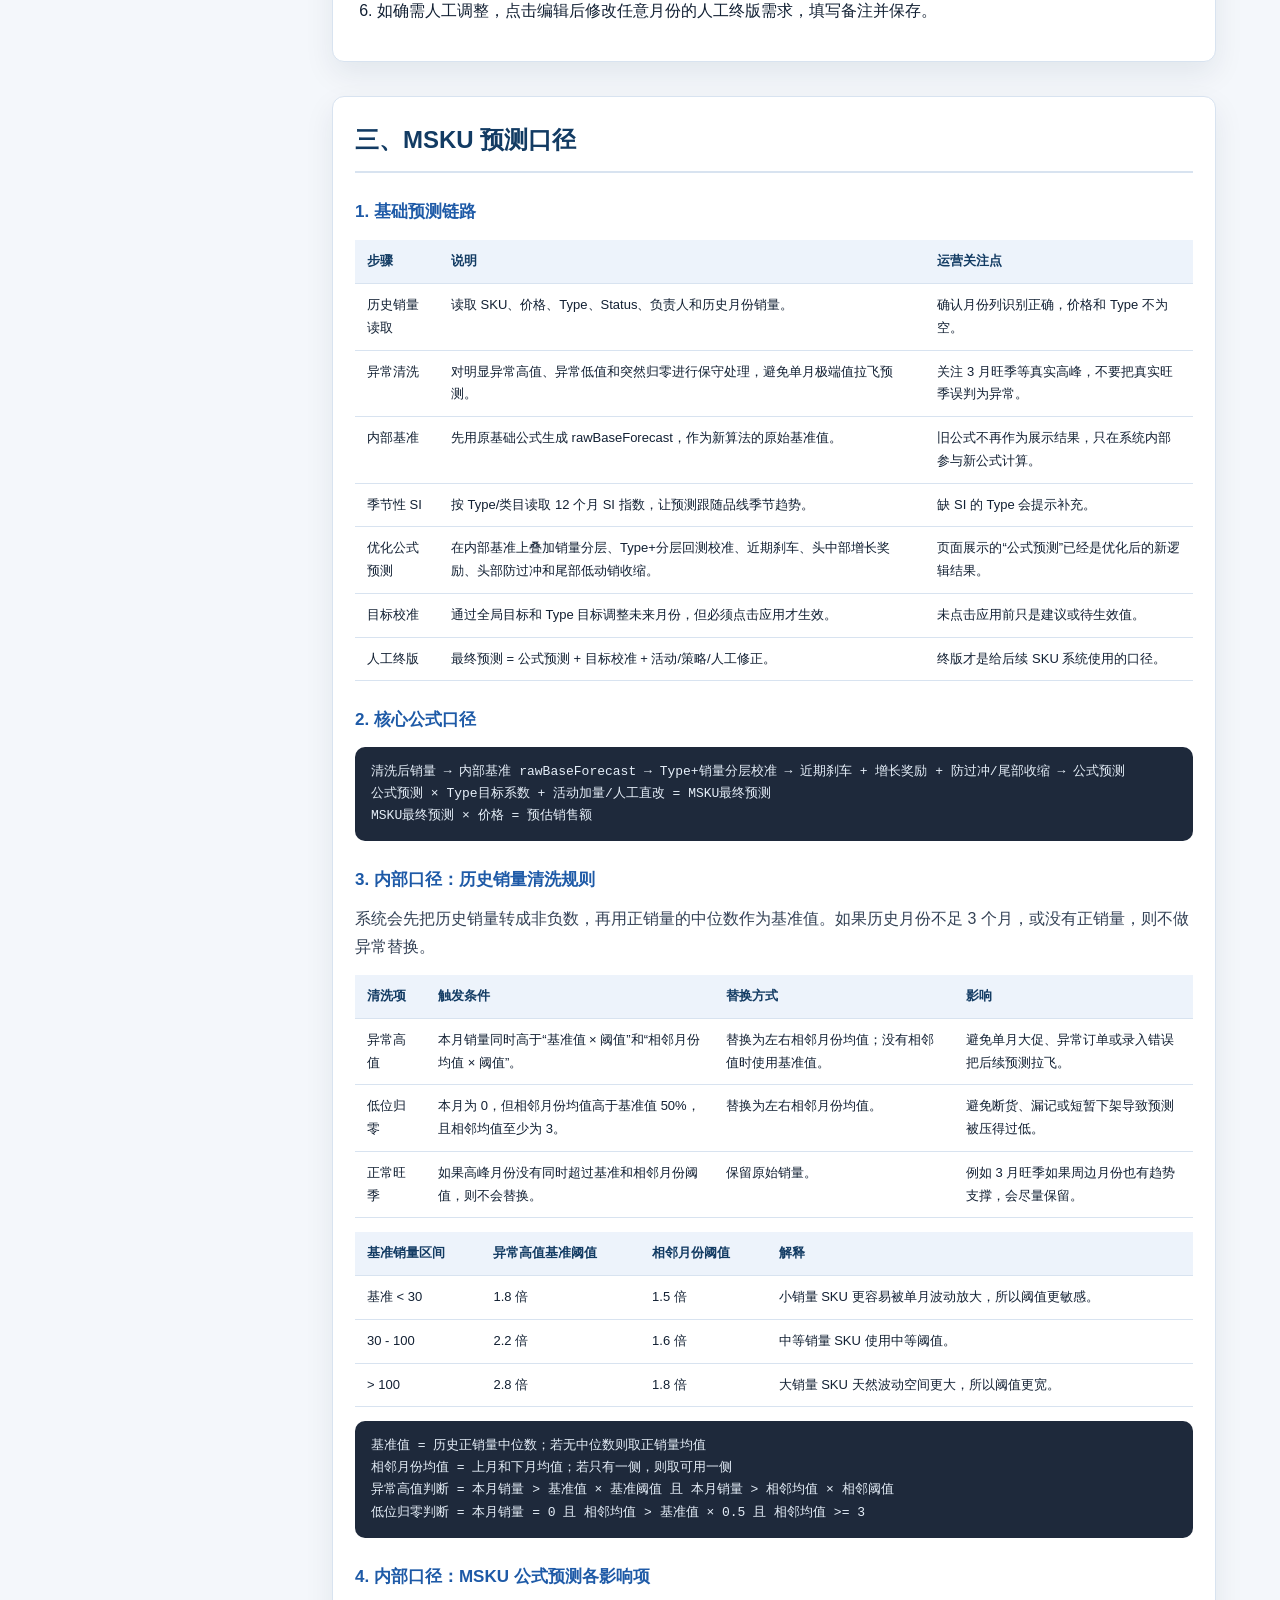
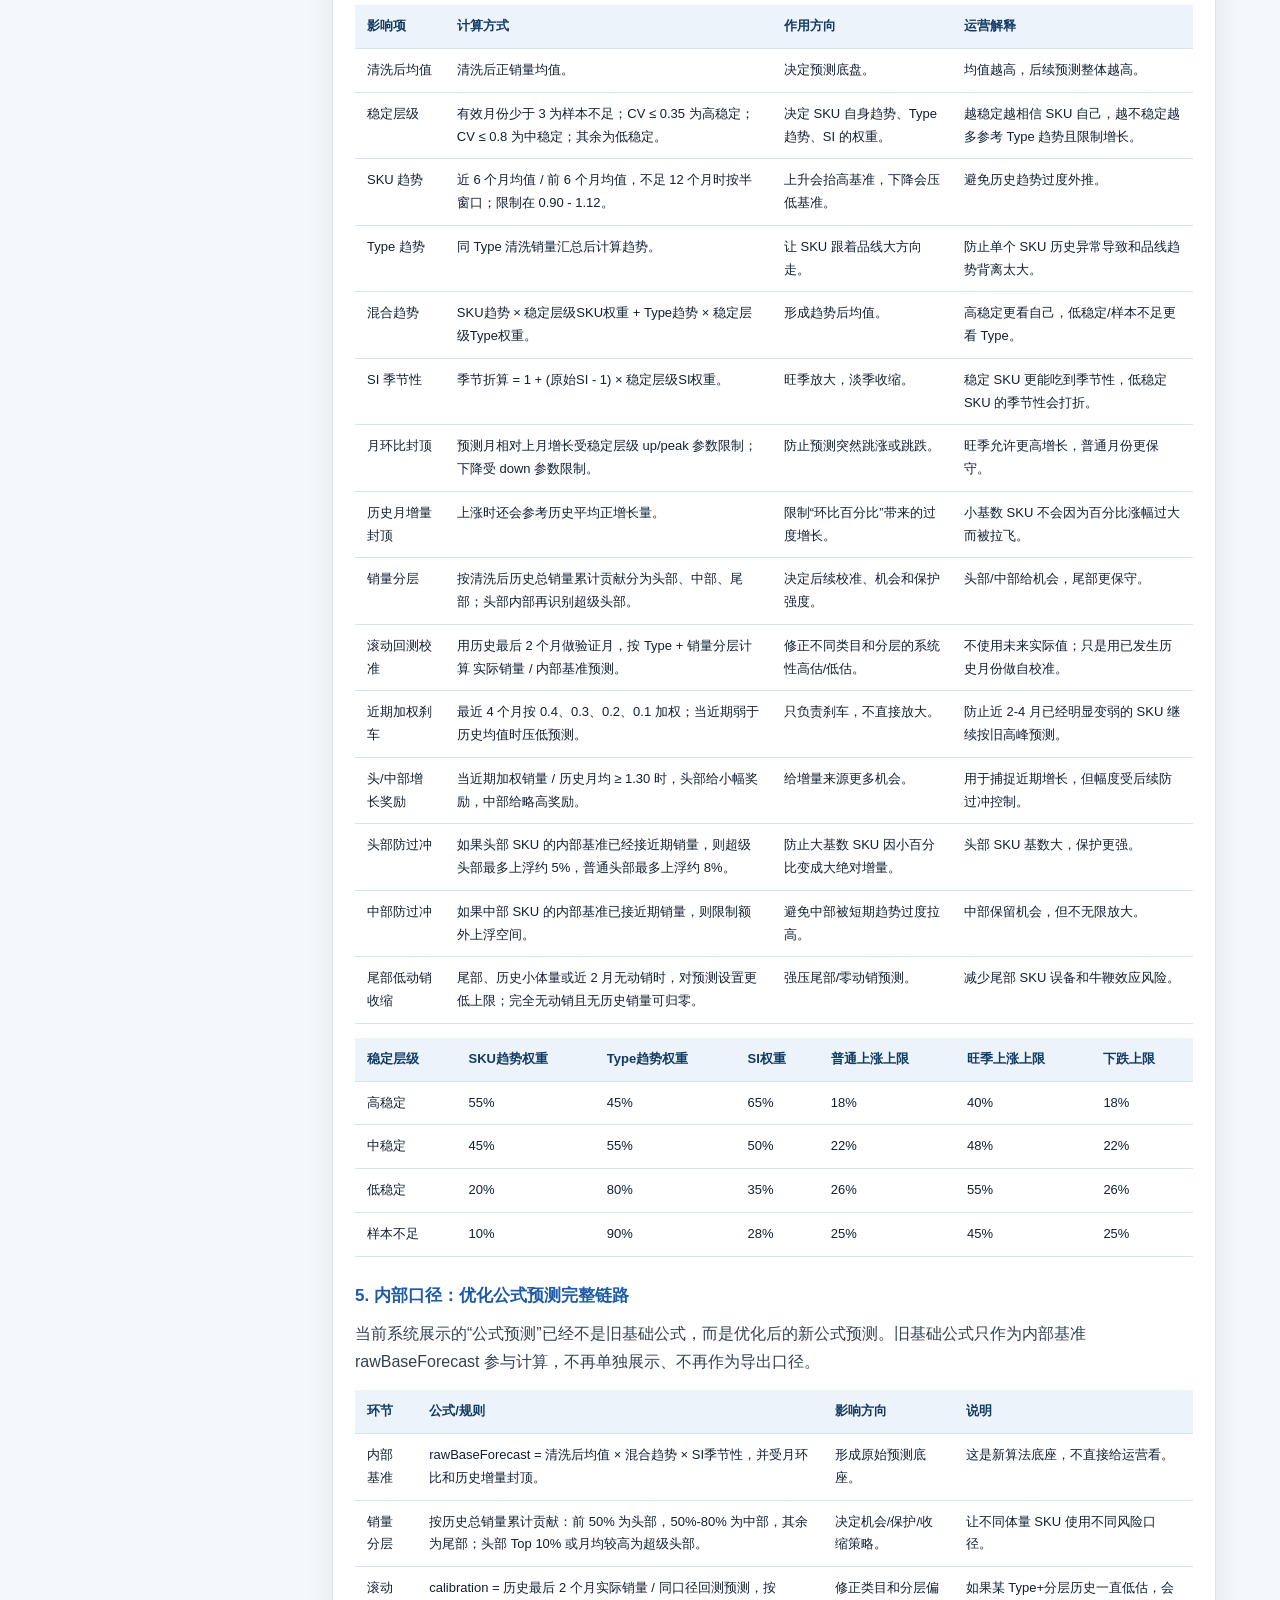
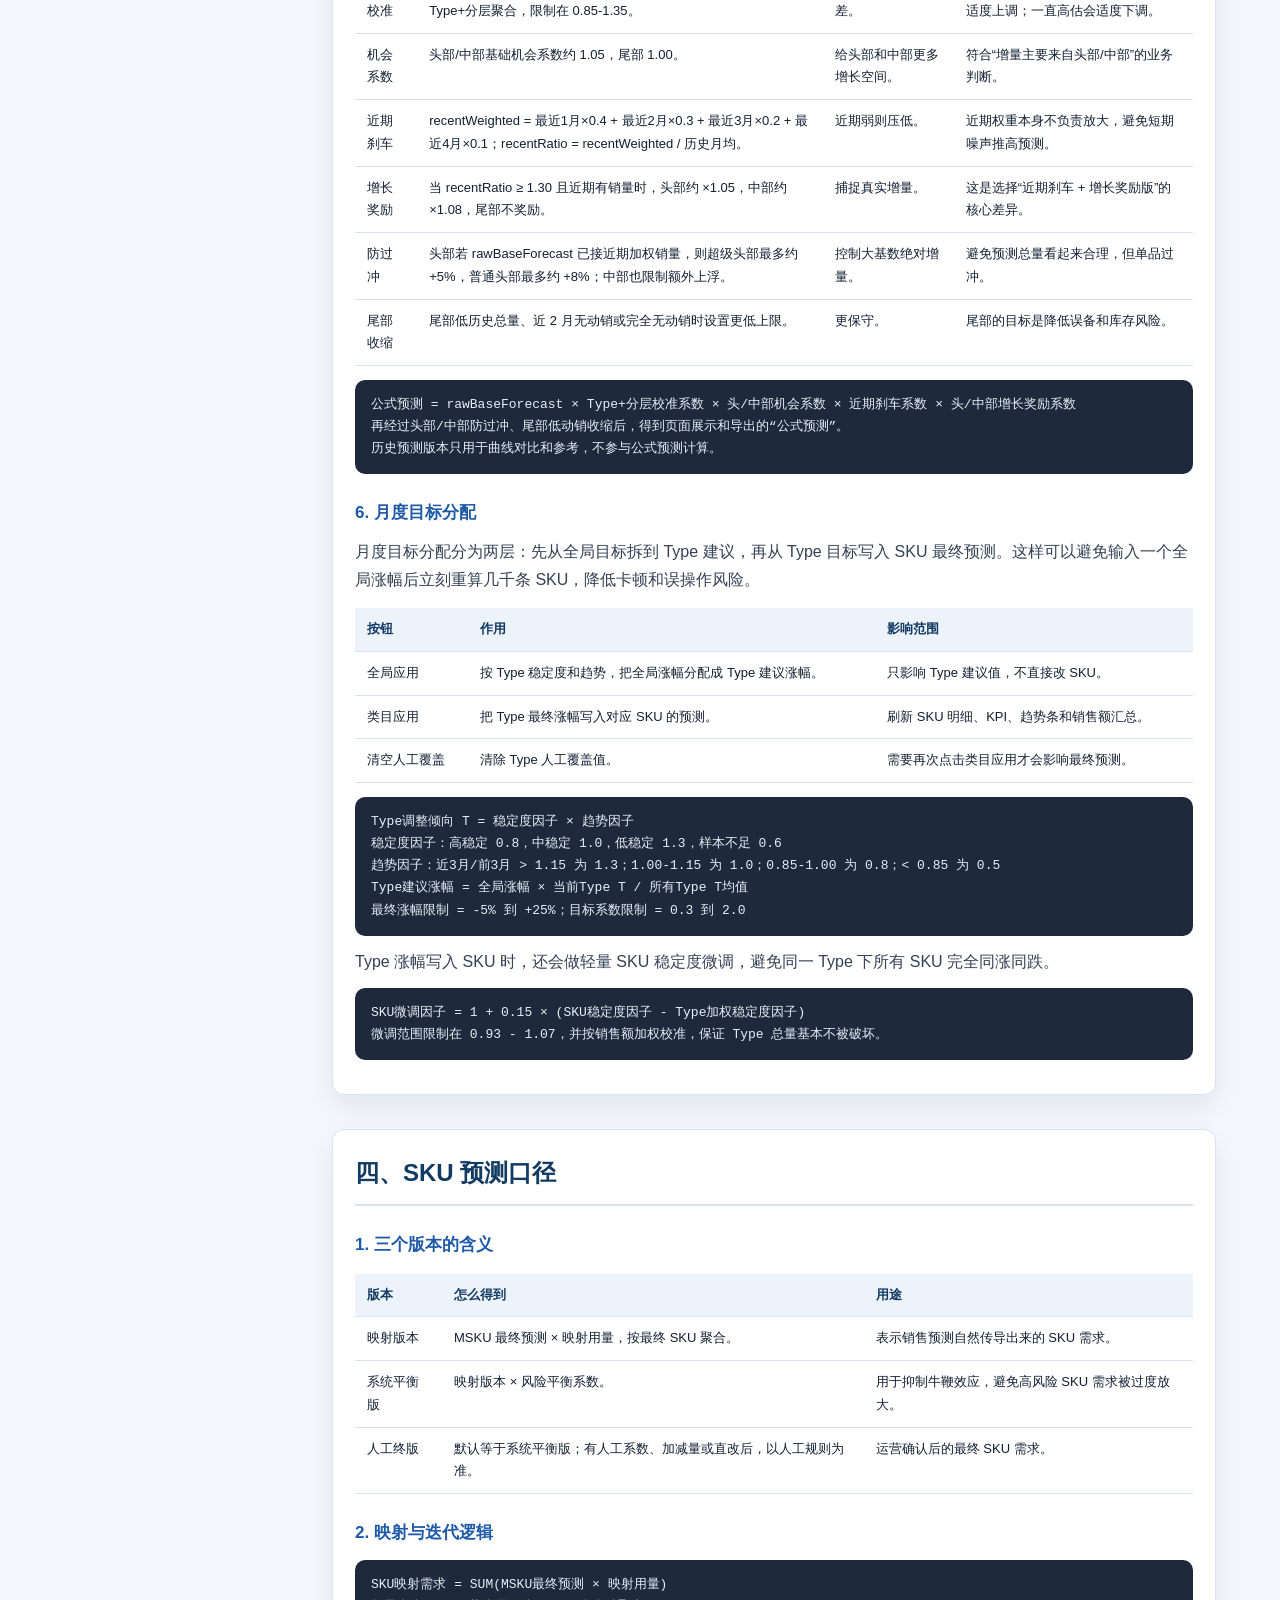
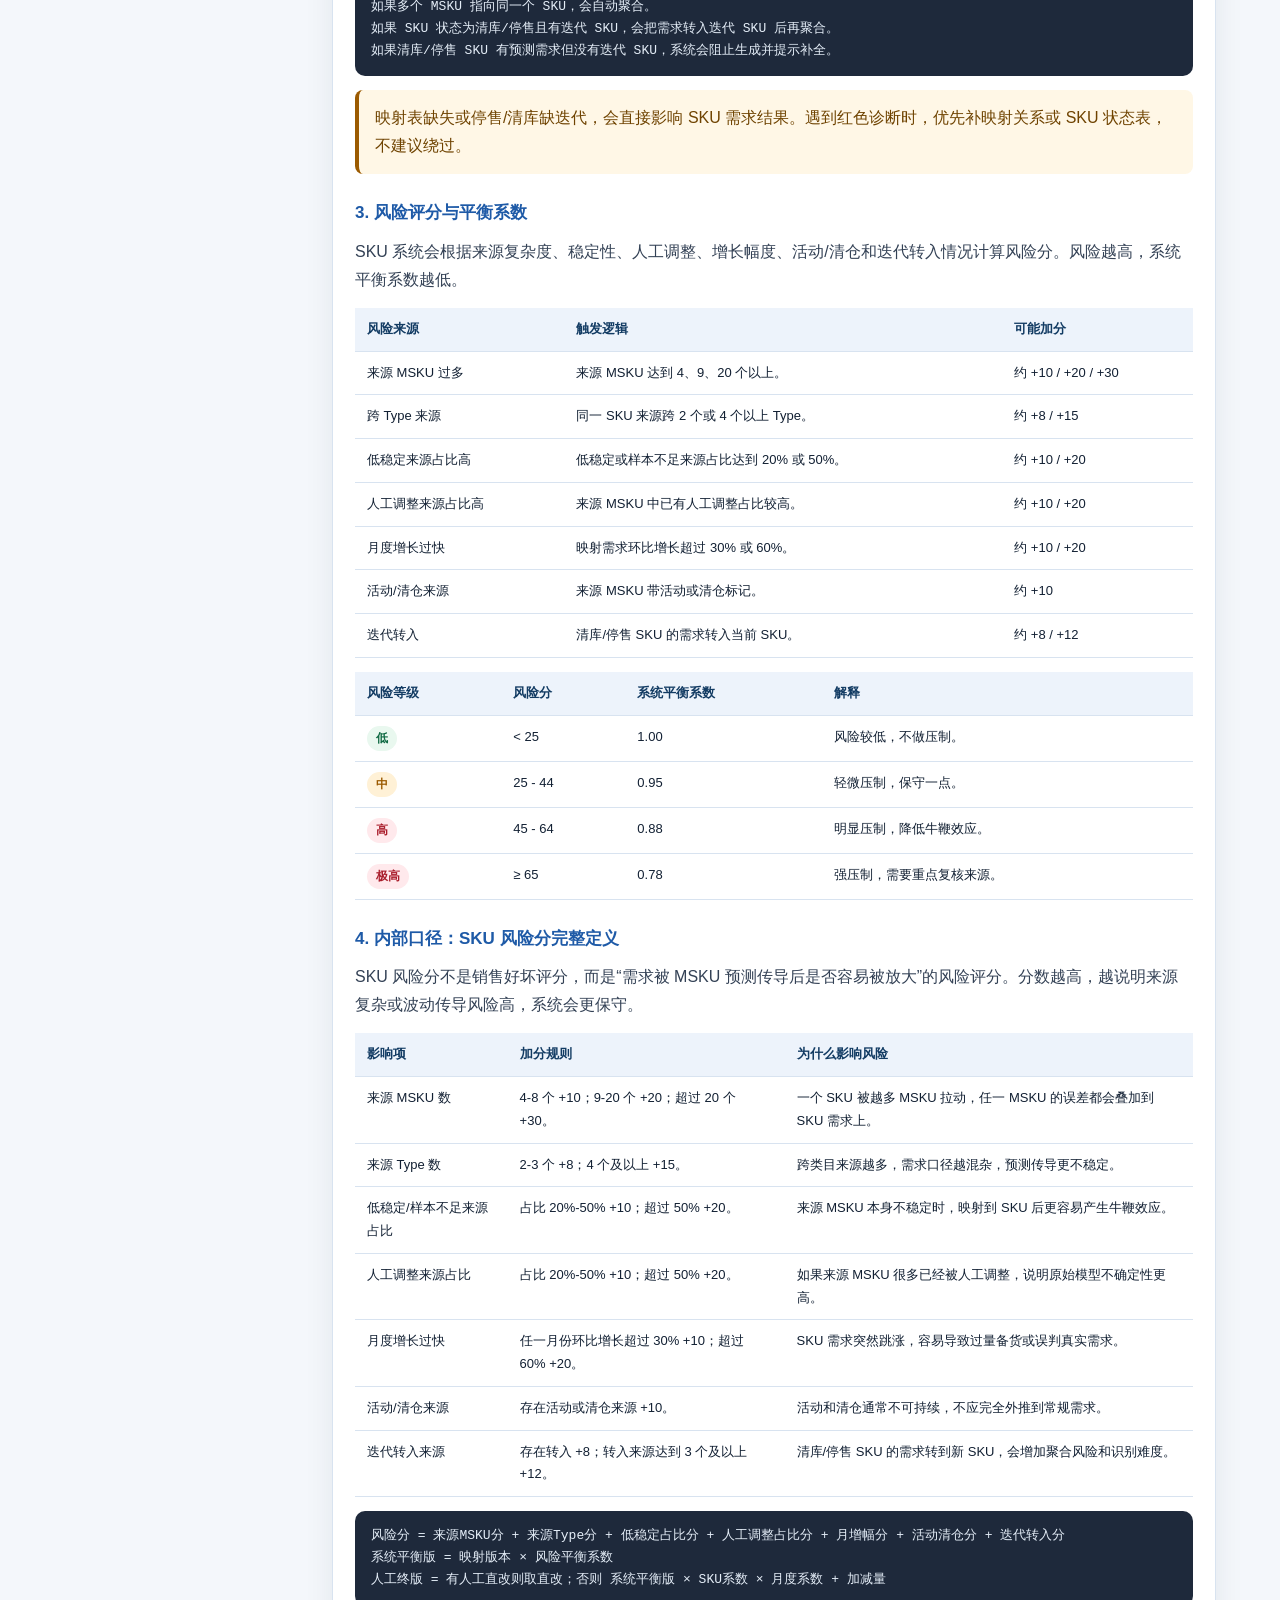
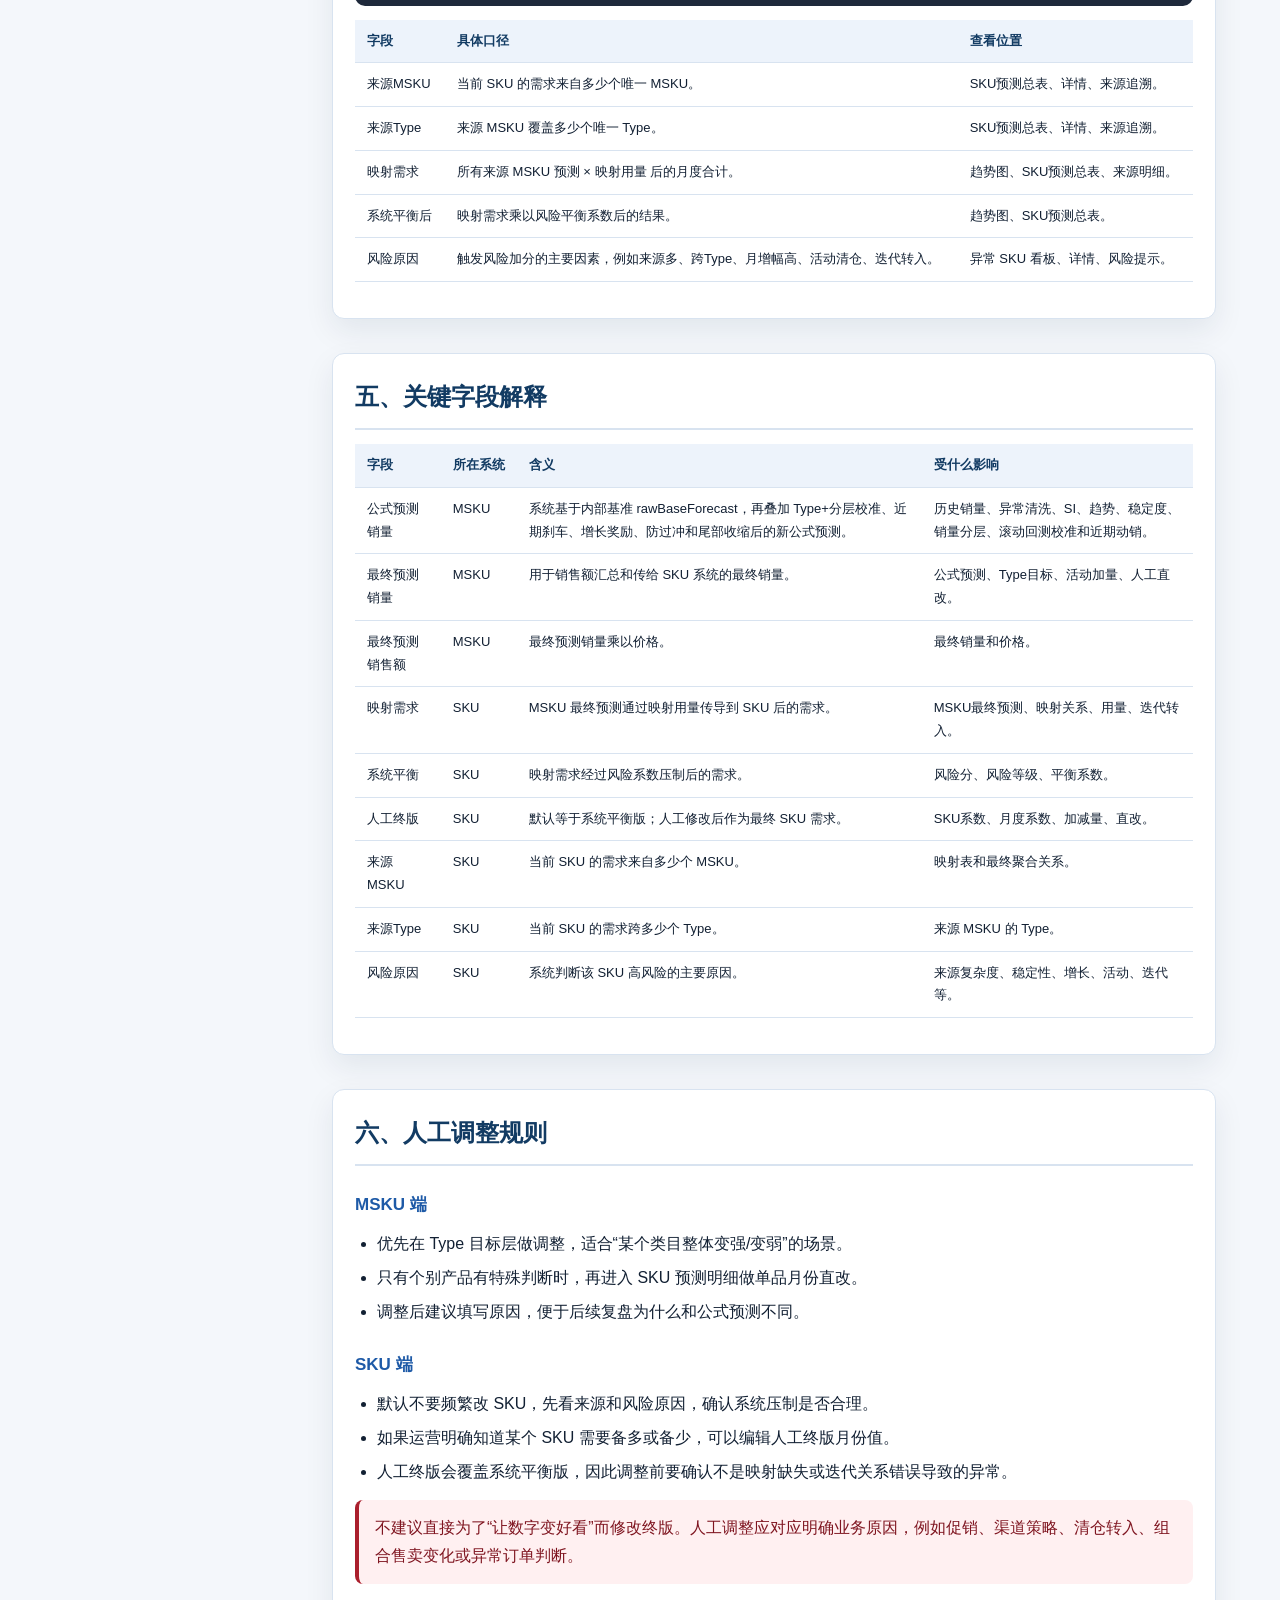
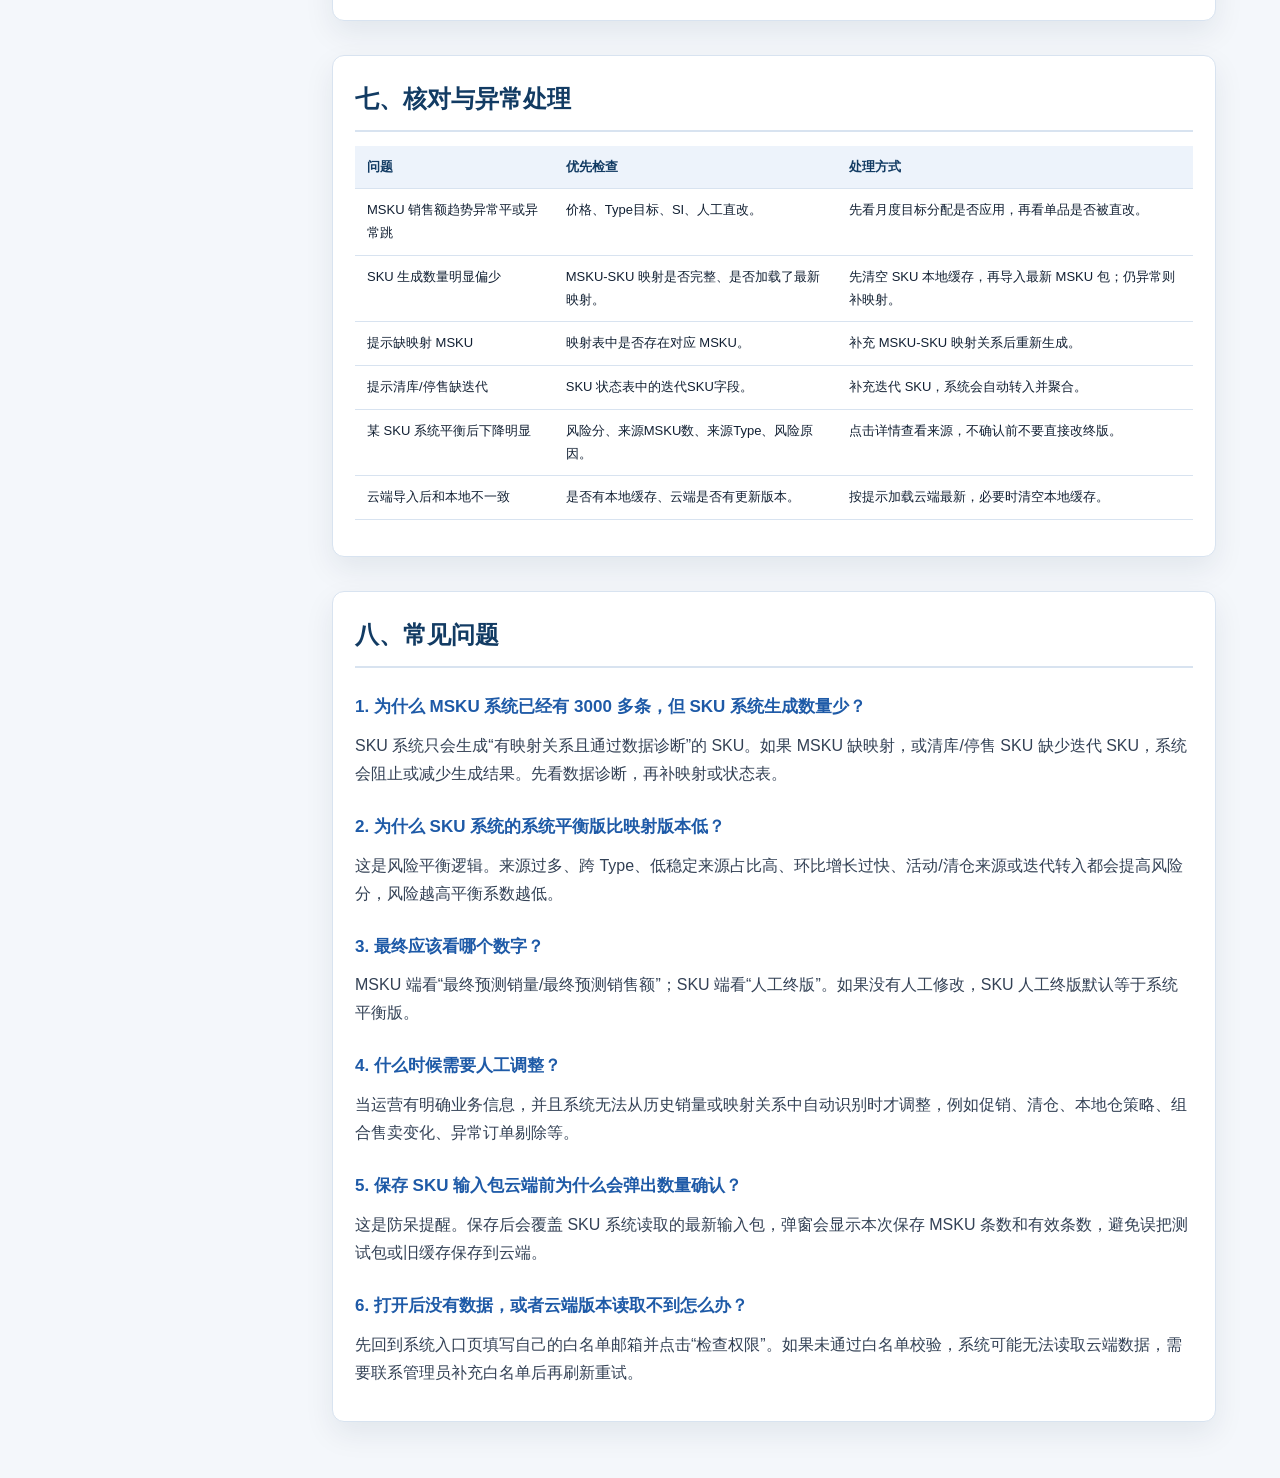
<file: docs/operation-guide-internal.html>
<!doctype html>
<html lang="zh-CN">
<head>
  <meta charset="utf-8" />
  <meta name="viewport" content="width=device-width, initial-scale=1" />
  <title>EVIL ENERGY 销售预测工作台说明文档 · 内部口径版</title>
  <link rel="icon" href="data:," />
  <style>
    :root {
      --bg: #f4f7fb;
      --panel: #ffffff;
      --ink: #122033;
      --muted: #65758c;
      --line: #d8e3f0;
      --nav: #123b63;
      --blue: #1e5aa7;
      --blue-soft: #edf5ff;
      --green: #116b44;
      --red: #aa1e2c;
      --amber: #9b5a00;
      --shadow: 0 12px 30px rgba(18, 35, 63, .08);
    }
    * { box-sizing: border-box; }
    html { scroll-behavior: smooth; }
    body {
      margin: 0;
      min-height: 100vh;
      background: var(--bg);
      color: var(--ink);
      font-family: "Microsoft YaHei", Arial, sans-serif;
      line-height: 1.75;
    }
    a { color: inherit; text-decoration: none; }
    .layout { display: flex; min-height: 100vh; }
    .toc {
      position: fixed;
      inset: 0 auto 0 0;
      width: 268px;
      padding: 22px 0;
      overflow-y: auto;
      background: #10233f;
      color: #c7d3e3;
    }
    .brand {
      display: flex;
      gap: 12px;
      align-items: center;
      padding: 0 22px 18px;
      border-bottom: 1px solid rgba(255,255,255,.08);
    }
    .mark {
      display: grid;
      place-items: center;
      width: 38px;
      height: 38px;
      border-radius: 8px;
      background: #fff;
      color: var(--nav);
      font-weight: 800;
    }
    .brand h1 { margin: 0; color: #fff; font-size: 16px; line-height: 1.3; }
    .brand p { margin: 2px 0 0; color: #8ea1ba; font-size: 12px; }
    .toc nav { padding: 14px 0; }
    .toc a {
      display: block;
      padding: 8px 22px;
      color: #aab8ca;
      border-left: 3px solid transparent;
      font-size: 13px;
    }
    .toc a:hover {
      color: #fff;
      background: rgba(255,255,255,.05);
    }
    .toc a.sub {
      padding-left: 38px;
      font-size: 12px;
      color: #8fa2ba;
    }
    .toc-footer {
      margin: 12px 22px 0;
      padding-top: 14px;
      border-top: 1px solid rgba(255,255,255,.08);
      color: #8ea1ba;
      font-size: 12px;
    }
    .content {
      width: calc(100% - 268px);
      max-width: 1420px;
      margin-left: 268px;
      padding: 42px 64px 56px;
    }
    .hero {
      padding: 34px 38px;
      border-radius: 16px;
      background: linear-gradient(135deg, #10233f, #17446f);
      color: #fff;
      box-shadow: var(--shadow);
    }
    .hero .eyebrow { color: #9ecbff; font-weight: 700; }
    .hero h1 { margin: 8px 0 8px; font-size: 32px; }
    .hero p { margin: 0; color: #d7e8ff; max-width: 900px; }
    .hero-actions { display: flex; gap: 12px; flex-wrap: wrap; margin-top: 20px; }
    .btn {
      display: inline-flex;
      align-items: center;
      justify-content: center;
      min-height: 38px;
      padding: 0 16px;
      border-radius: 8px;
      background: #fff;
      color: var(--nav);
      font-weight: 700;
    }
    section { margin-top: 34px; scroll-margin-top: 24px; }
    h2 {
      margin: 0 0 14px;
      padding-bottom: 10px;
      border-bottom: 2px solid var(--line);
      color: var(--nav);
      font-size: 24px;
    }
    h3 { margin: 24px 0 10px; color: var(--blue); font-size: 17px; }
    p { color: #334155; margin: 0 0 12px; }
    .panel {
      padding: 22px;
      border: 1px solid var(--line);
      border-radius: 12px;
      background: var(--panel);
      box-shadow: var(--shadow);
    }
    .grid {
      display: grid;
      grid-template-columns: repeat(auto-fit, minmax(240px, 1fr));
      gap: 14px;
      margin: 14px 0;
    }
    .card {
      padding: 16px;
      border: 1px solid var(--line);
      border-radius: 10px;
      background: #fff;
    }
    .card strong { display: block; margin-bottom: 4px; color: var(--nav); }
    .card span { color: var(--muted); font-size: 13px; }
    .callout {
      margin: 14px 0;
      padding: 14px 16px;
      border-left: 4px solid var(--blue);
      border-radius: 8px;
      background: var(--blue-soft);
      color: #1d3e61;
    }
    .callout.warn { border-color: var(--amber); background: #fff7e6; color: #6f4300; }
    .callout.danger { border-color: var(--red); background: #fff0f1; color: #7f1520; }
    table {
      width: 100%;
      margin: 14px 0;
      border-collapse: collapse;
      background: #fff;
      font-size: 13px;
    }
    th, td {
      padding: 10px 12px;
      border-bottom: 1px solid var(--line);
      text-align: left;
      vertical-align: top;
    }
    th {
      background: #edf3fb;
      color: var(--nav);
      font-weight: 700;
      white-space: nowrap;
    }
    tbody tr:hover { background: #f8fbff; }
    .formula {
      margin: 12px 0;
      padding: 14px 16px;
      overflow-x: auto;
      border-radius: 10px;
      background: #1e293b;
      color: #e5eef8;
      font-family: Consolas, "Courier New", monospace;
      font-size: 13px;
      line-height: 1.7;
      white-space: pre-wrap;
    }
    .flow {
      display: grid;
      grid-template-columns: repeat(5, 1fr);
      gap: 10px;
      margin: 16px 0;
    }
    .step {
      padding: 14px;
      border: 1px solid var(--line);
      border-radius: 10px;
      background: #fff;
    }
    .step b { display: block; color: var(--nav); }
    .step span { color: var(--muted); font-size: 13px; }
    .tag {
      display: inline-flex;
      padding: 2px 9px;
      border-radius: 999px;
      background: var(--blue-soft);
      color: var(--blue);
      font-size: 12px;
      font-weight: 700;
    }
    .tag.green { background: #e9f8ef; color: var(--green); }
    .tag.red { background: #ffe9ec; color: var(--red); }
    .tag.amber { background: #fff1d6; color: var(--amber); }
    ul, ol { margin: 8px 0 14px 22px; padding: 0; }
    li { margin-bottom: 6px; }
    @media (max-width: 980px) {
      .toc { display: none; }
      .content { width: 100%; margin-left: 0; padding: 24px; }
      .flow { grid-template-columns: 1fr; }
      .hero h1 { font-size: 26px; }
    }
  </style>
</head>
<body>
  <div class="layout">
    <aside class="toc">
      <div class="brand">
        <div class="mark">EE</div>
        <div>
          <h1>销售预测工作台</h1>
          <p>内部口径说明文档</p>
        </div>
      </div>
      <nav>
        <a href="#overview">一、整体用途</a>
        <a href="#workflow">二、标准操作流程</a>
        <a class="sub" href="#workflow-msku">MSKU 系统</a>
        <a class="sub" href="#workflow-sku">SKU 系统</a>
        <a href="#msku-logic">三、MSKU 预测口径</a>
        <a href="#sku-logic">四、SKU 预测口径</a>
        <a href="#fields">五、关键字段解释</a>
        <a href="#adjust">六、人工调整规则</a>
        <a href="#checks">七、核对与异常处理</a>
        <a href="#faq">八、常见问题</a>
      </nav>
      <div class="toc-footer">
        版本 v1 · 内部口径版<br>
        更新于 2026-07<br>
        适用：MSKU + SKU 双系统
      </div>
    </aside>

    <main class="content">
      <header class="hero">
        <div class="eyebrow">EVIL ENERGY Forecast Suite</div>
        <h1>销售预测工作台说明文档 · 内部口径版</h1>
        <p>本文档写给内部复核使用，除操作顺序、字段含义和结果核对方法外，也包含清洗规则、预测影响项、风险评分等更细口径。这里不包含 GitHub、云端脚本、权限配置等部署步骤。</p>
        <div class="hero-actions">
          <a class="btn" href="../index.html">返回系统入口</a>
          <a class="btn" href="../msku/index.html">进入 MSKU 系统</a>
          <a class="btn" href="../sku/index.html">进入 SKU 系统</a>
        </div>
      </header>

      <section id="overview" class="panel">
        <h2>一、整体用途</h2>
        <p>工作台分为两个独立系统：先用 MSKU 销售预测系统生成“销售侧预测”，再用 SKU 需求预测系统把 MSKU 预测拆解到真实 SKU 需求，并通过风险平衡降低牛鞭效应。</p>
        <div class="grid">
          <div class="card">
            <strong>MSKU 销售预测系统</strong>
            <span>面向销售表现，按 MSKU、Type、价格、历史销量、季节性和人工目标生成未来 12 个月最终预测销量与销售额。</span>
          </div>
          <div class="card">
            <strong>SKU 需求预测系统</strong>
            <span>面向供应需求，把 MSKU 最终预测按映射关系转成 SKU 需求，再结合风险评分、销售状态和人工修正得到 SKU 人工终版。</span>
          </div>
          <div class="card">
            <strong>两套系统独立运行</strong>
            <span>MSKU 负责预测输入，SKU 负责需求拆解和风险平衡。两边不混在一个页面里，避免数据量过大导致卡顿。</span>
          </div>
        </div>
        <div class="callout">
          核心原则：MSKU 预测看销售趋势，SKU 预测看真实需求和供应风险。运营调整应先确认销售预测，再进入 SKU 维度检查映射、迭代、风险和终版需求。
        </div>
      </section>

      <section id="workflow" class="panel">
        <h2>二、标准操作流程</h2>
        <div class="flow">
          <div class="step"><b>Step 1</b><span>进入 MSKU 系统，导入历史销量基础数据。</span></div>
          <div class="step"><b>Step 2</b><span>检查预测、目标涨幅、Type 汇总和趋势曲线。</span></div>
          <div class="step"><b>Step 3</b><span>确认后保存 SKU 输入包到云端。</span></div>
          <div class="step"><b>Step 4</b><span>进入 SKU 系统，导入最新 MSKU 预测包。</span></div>
          <div class="step"><b>Step 5</b><span>查看风险、来源、终版需求，必要时人工调整并导出。</span></div>
        </div>

        <h3 id="workflow-msku">MSKU 系统操作顺序</h3>
        <ol>
          <li>导入历史销量数据，确认 SKU 数、有效 SKU、价格、Type、历史月份读取正常。</li>
          <li>查看月度销售额趋势、Type/类目汇总、趋势曲线和 SKU 预测明细，确认整体方向是否符合业务预期。</li>
          <li>如需要设置目标增长，先在“月度目标分配”填写全局目标，点击“全局应用”生成 Type 建议。</li>
          <li>确认 Type 建议后，点击“类目应用”，才会把 Type 涨幅写入 SKU 最终预测。</li>
          <li>若个别 MSKU 需要特殊处理，可在 SKU 预测明细里编辑 12 个月终版预测并填写调整原因。</li>
          <li>确认无误后，点击“保存 SKU输入包云端”，供 SKU 系统读取。</li>
        </ol>

        <h3 id="workflow-sku">SKU 系统操作顺序</h3>
        <ol>
          <li>点击“导入最新MSKU预测包”，系统会读取 MSKU 端保存的最新 SKU 输入包。</li>
          <li>系统自动加载内置 MSKU-SKU 映射关系和 SKU 销售状态表。</li>
          <li>点击“生成SKU预测”，系统会检查缺映射、停售/清库缺迭代、迭代循环等问题。</li>
          <li>生成成功后，先看数据诊断和异常 SKU 看板，再查看 SKU 预测总表。</li>
          <li>点击 SKU 行的“详情/来源明细”，查看来源 MSKU 数、来源 Type、映射需求、风险和平衡系数。</li>
          <li>如确需人工调整，点击编辑后修改任意月份的人工终版需求，填写备注并保存。</li>
        </ol>
      </section>

      <section id="msku-logic" class="panel">
        <h2>三、MSKU 预测口径</h2>
        <h3>1. 基础预测链路</h3>
        <table>
          <thead><tr><th>步骤</th><th>说明</th><th>运营关注点</th></tr></thead>
          <tbody>
            <tr><td>历史销量读取</td><td>读取 SKU、价格、Type、Status、负责人和历史月份销量。</td><td>确认月份列识别正确，价格和 Type 不为空。</td></tr>
            <tr><td>异常清洗</td><td>对明显异常高值、异常低值和突然归零进行保守处理，避免单月极端值拉飞预测。</td><td>关注 3 月旺季等真实高峰，不要把真实旺季误判为异常。</td></tr>
            <tr><td>内部基准</td><td>先用原基础公式生成 rawBaseForecast，作为新算法的原始基准值。</td><td>旧公式不再作为展示结果，只在系统内部参与新公式计算。</td></tr>
            <tr><td>季节性 SI</td><td>按 Type/类目读取 12 个月 SI 指数，让预测跟随品线季节趋势。</td><td>缺 SI 的 Type 会提示补充。</td></tr>
            <tr><td>优化公式预测</td><td>在内部基准上叠加销量分层、Type+分层回测校准、近期刹车、头中部增长奖励、头部防过冲和尾部低动销收缩。</td><td>页面展示的“公式预测”已经是优化后的新逻辑结果。</td></tr>
            <tr><td>目标校准</td><td>通过全局目标和 Type 目标调整未来月份，但必须点击应用才生效。</td><td>未点击应用前只是建议或待生效值。</td></tr>
            <tr><td>人工终版</td><td>最终预测 = 公式预测 + 目标校准 + 活动/策略/人工修正。</td><td>终版才是给后续 SKU 系统使用的口径。</td></tr>
          </tbody>
        </table>

        <h3>2. 核心公式口径</h3>
        <div class="formula">清洗后销量 → 内部基准 rawBaseForecast → Type+销量分层校准 → 近期刹车 + 增长奖励 + 防过冲/尾部收缩 → 公式预测
公式预测 × Type目标系数 + 活动加量/人工直改 = MSKU最终预测
MSKU最终预测 × 价格 = 预估销售额</div>

        <h3>3. 内部口径：历史销量清洗规则</h3>
        <p>系统会先把历史销量转成非负数，再用正销量的中位数作为基准值。如果历史月份不足 3 个月，或没有正销量，则不做异常替换。</p>
        <table>
          <thead><tr><th>清洗项</th><th>触发条件</th><th>替换方式</th><th>影响</th></tr></thead>
          <tbody>
            <tr><td>异常高值</td><td>本月销量同时高于“基准值 × 阈值”和“相邻月份均值 × 阈值”。</td><td>替换为左右相邻月份均值；没有相邻值时使用基准值。</td><td>避免单月大促、异常订单或录入错误把后续预测拉飞。</td></tr>
            <tr><td>低位归零</td><td>本月为 0，但相邻月份均值高于基准值 50%，且相邻均值至少为 3。</td><td>替换为左右相邻月份均值。</td><td>避免断货、漏记或短暂下架导致预测被压得过低。</td></tr>
            <tr><td>正常旺季</td><td>如果高峰月份没有同时超过基准和相邻月份阈值，则不会替换。</td><td>保留原始销量。</td><td>例如 3 月旺季如果周边月份也有趋势支撑，会尽量保留。</td></tr>
          </tbody>
        </table>
        <table>
          <thead><tr><th>基准销量区间</th><th>异常高值基准阈值</th><th>相邻月份阈值</th><th>解释</th></tr></thead>
          <tbody>
            <tr><td>基准 &lt; 30</td><td>1.8 倍</td><td>1.5 倍</td><td>小销量 SKU 更容易被单月波动放大，所以阈值更敏感。</td></tr>
            <tr><td>30 - 100</td><td>2.2 倍</td><td>1.6 倍</td><td>中等销量 SKU 使用中等阈值。</td></tr>
            <tr><td>&gt; 100</td><td>2.8 倍</td><td>1.8 倍</td><td>大销量 SKU 天然波动空间更大，所以阈值更宽。</td></tr>
          </tbody>
        </table>
        <div class="formula">基准值 = 历史正销量中位数；若无中位数则取正销量均值
相邻月份均值 = 上月和下月均值；若只有一侧，则取可用一侧
异常高值判断 = 本月销量 &gt; 基准值 × 基准阈值 且 本月销量 &gt; 相邻均值 × 相邻阈值
低位归零判断 = 本月销量 = 0 且 相邻均值 &gt; 基准值 × 0.5 且 相邻均值 &gt;= 3</div>

        <h3>4. 内部口径：MSKU 公式预测各影响项</h3>
        <table>
          <thead><tr><th>影响项</th><th>计算方式</th><th>作用方向</th><th>运营解释</th></tr></thead>
          <tbody>
            <tr><td>清洗后均值</td><td>清洗后正销量均值。</td><td>决定预测底盘。</td><td>均值越高，后续预测整体越高。</td></tr>
            <tr><td>稳定层级</td><td>有效月份少于 3 为样本不足；CV ≤ 0.35 为高稳定；CV ≤ 0.8 为中稳定；其余为低稳定。</td><td>决定 SKU 自身趋势、Type 趋势、SI 的权重。</td><td>越稳定越相信 SKU 自己，越不稳定越多参考 Type 趋势且限制增长。</td></tr>
            <tr><td>SKU 趋势</td><td>近 6 个月均值 / 前 6 个月均值，不足 12 个月时按半窗口；限制在 0.90 - 1.12。</td><td>上升会抬高基准，下降会压低基准。</td><td>避免历史趋势过度外推。</td></tr>
            <tr><td>Type 趋势</td><td>同 Type 清洗销量汇总后计算趋势。</td><td>让 SKU 跟着品线大方向走。</td><td>防止单个 SKU 历史异常导致和品线趋势背离太大。</td></tr>
            <tr><td>混合趋势</td><td>SKU趋势 × 稳定层级SKU权重 + Type趋势 × 稳定层级Type权重。</td><td>形成趋势后均值。</td><td>高稳定更看自己，低稳定/样本不足更看 Type。</td></tr>
            <tr><td>SI 季节性</td><td>季节折算 = 1 + (原始SI - 1) × 稳定层级SI权重。</td><td>旺季放大，淡季收缩。</td><td>稳定 SKU 更能吃到季节性，低稳定 SKU 的季节性会打折。</td></tr>
            <tr><td>月环比封顶</td><td>预测月相对上月增长受稳定层级 up/peak 参数限制；下降受 down 参数限制。</td><td>防止预测突然跳涨或跳跌。</td><td>旺季允许更高增长，普通月份更保守。</td></tr>
            <tr><td>历史月增量封顶</td><td>上涨时还会参考历史平均正增长量。</td><td>限制“环比百分比”带来的过度增长。</td><td>小基数 SKU 不会因为百分比涨幅过大而被拉飞。</td></tr>
            <tr><td>销量分层</td><td>按清洗后历史总销量累计贡献分为头部、中部、尾部；头部内部再识别超级头部。</td><td>决定后续校准、机会和保护强度。</td><td>头部/中部给机会，尾部更保守。</td></tr>
            <tr><td>滚动回测校准</td><td>用历史最后 2 个月做验证月，按 Type + 销量分层计算 实际销量 / 内部基准预测。</td><td>修正不同类目和分层的系统性高估/低估。</td><td>不使用未来实际值；只是用已发生历史月份做自校准。</td></tr>
            <tr><td>近期加权刹车</td><td>最近 4 个月按 0.4、0.3、0.2、0.1 加权；当近期弱于历史均值时压低预测。</td><td>只负责刹车，不直接放大。</td><td>防止近 2-4 月已经明显变弱的 SKU 继续按旧高峰预测。</td></tr>
            <tr><td>头/中部增长奖励</td><td>当近期加权销量 / 历史月均 ≥ 1.30 时，头部给小幅奖励，中部给略高奖励。</td><td>给增量来源更多机会。</td><td>用于捕捉近期增长，但幅度受后续防过冲控制。</td></tr>
            <tr><td>头部防过冲</td><td>如果头部 SKU 的内部基准已经接近期销量，则超级头部最多上浮约 5%，普通头部最多上浮约 8%。</td><td>防止大基数 SKU 因小百分比变成大绝对增量。</td><td>头部 SKU 基数大，保护更强。</td></tr>
            <tr><td>中部防过冲</td><td>如果中部 SKU 的内部基准已接近期销量，则限制额外上浮空间。</td><td>避免中部被短期趋势过度拉高。</td><td>中部保留机会，但不无限放大。</td></tr>
            <tr><td>尾部低动销收缩</td><td>尾部、历史小体量或近 2 月无动销时，对预测设置更低上限；完全无动销且无历史销量可归零。</td><td>强压尾部/零动销预测。</td><td>减少尾部 SKU 误备和牛鞭效应风险。</td></tr>
          </tbody>
        </table>
        <table>
          <thead><tr><th>稳定层级</th><th>SKU趋势权重</th><th>Type趋势权重</th><th>SI权重</th><th>普通上涨上限</th><th>旺季上涨上限</th><th>下跌上限</th></tr></thead>
          <tbody>
            <tr><td>高稳定</td><td>55%</td><td>45%</td><td>65%</td><td>18%</td><td>40%</td><td>18%</td></tr>
            <tr><td>中稳定</td><td>45%</td><td>55%</td><td>50%</td><td>22%</td><td>48%</td><td>22%</td></tr>
            <tr><td>低稳定</td><td>20%</td><td>80%</td><td>35%</td><td>26%</td><td>55%</td><td>26%</td></tr>
            <tr><td>样本不足</td><td>10%</td><td>90%</td><td>28%</td><td>25%</td><td>45%</td><td>25%</td></tr>
          </tbody>
        </table>

        <h3>5. 内部口径：优化公式预测完整链路</h3>
        <p>当前系统展示的“公式预测”已经不是旧基础公式，而是优化后的新公式预测。旧基础公式只作为内部基准 rawBaseForecast 参与计算，不再单独展示、不再作为导出口径。</p>
        <table>
          <thead><tr><th>环节</th><th>公式/规则</th><th>影响方向</th><th>说明</th></tr></thead>
          <tbody>
            <tr><td>内部基准</td><td>rawBaseForecast = 清洗后均值 × 混合趋势 × SI季节性，并受月环比和历史增量封顶。</td><td>形成原始预测底座。</td><td>这是新算法底座，不直接给运营看。</td></tr>
            <tr><td>销量分层</td><td>按历史总销量累计贡献：前 50% 为头部，50%-80% 为中部，其余为尾部；头部 Top 10% 或月均较高为超级头部。</td><td>决定机会/保护/收缩策略。</td><td>让不同体量 SKU 使用不同风险口径。</td></tr>
            <tr><td>滚动校准</td><td>calibration = 历史最后 2 个月实际销量 / 同口径回测预测，按 Type+分层聚合，限制在 0.85-1.35。</td><td>修正类目和分层偏差。</td><td>如果某 Type+分层历史一直低估，会适度上调；一直高估会适度下调。</td></tr>
            <tr><td>机会系数</td><td>头部/中部基础机会系数约 1.05，尾部 1.00。</td><td>给头部和中部更多增长空间。</td><td>符合“增量主要来自头部/中部”的业务判断。</td></tr>
            <tr><td>近期刹车</td><td>recentWeighted = 最近1月×0.4 + 最近2月×0.3 + 最近3月×0.2 + 最近4月×0.1；recentRatio = recentWeighted / 历史月均。</td><td>近期弱则压低。</td><td>近期权重本身不负责放大，避免短期噪声推高预测。</td></tr>
            <tr><td>增长奖励</td><td>当 recentRatio ≥ 1.30 且近期有销量时，头部约 ×1.05，中部约 ×1.08，尾部不奖励。</td><td>捕捉真实增量。</td><td>这是选择“近期刹车 + 增长奖励版”的核心差异。</td></tr>
            <tr><td>防过冲</td><td>头部若 rawBaseForecast 已接近期加权销量，则超级头部最多约 +5%，普通头部最多约 +8%；中部也限制额外上浮。</td><td>控制大基数绝对增量。</td><td>避免预测总量看起来合理，但单品过冲。</td></tr>
            <tr><td>尾部收缩</td><td>尾部低历史总量、近 2 月无动销或完全无动销时设置更低上限。</td><td>更保守。</td><td>尾部的目标是降低误备和库存风险。</td></tr>
          </tbody>
        </table>
        <div class="formula">公式预测 = rawBaseForecast × Type+分层校准系数 × 头/中部机会系数 × 近期刹车系数 × 头/中部增长奖励系数
再经过头部/中部防过冲、尾部低动销收缩后，得到页面展示和导出的“公式预测”。
历史预测版本只用于曲线对比和参考，不参与公式预测计算。</div>

        <h3>6. 月度目标分配</h3>
        <p>月度目标分配分为两层：先从全局目标拆到 Type 建议，再从 Type 目标写入 SKU 最终预测。这样可以避免输入一个全局涨幅后立刻重算几千条 SKU，降低卡顿和误操作风险。</p>
        <table>
          <thead><tr><th>按钮</th><th>作用</th><th>影响范围</th></tr></thead>
          <tbody>
            <tr><td>全局应用</td><td>按 Type 稳定度和趋势，把全局涨幅分配成 Type 建议涨幅。</td><td>只影响 Type 建议值，不直接改 SKU。</td></tr>
            <tr><td>类目应用</td><td>把 Type 最终涨幅写入对应 SKU 的预测。</td><td>刷新 SKU 明细、KPI、趋势条和销售额汇总。</td></tr>
            <tr><td>清空人工覆盖</td><td>清除 Type 人工覆盖值。</td><td>需要再次点击类目应用才会影响最终预测。</td></tr>
          </tbody>
        </table>
        <div class="formula">Type调整倾向 T = 稳定度因子 × 趋势因子
稳定度因子：高稳定 0.8，中稳定 1.0，低稳定 1.3，样本不足 0.6
趋势因子：近3月/前3月 &gt; 1.15 为 1.3；1.00-1.15 为 1.0；0.85-1.00 为 0.8；&lt; 0.85 为 0.5
Type建议涨幅 = 全局涨幅 × 当前Type T / 所有Type T均值
最终涨幅限制 = -5% 到 +25%；目标系数限制 = 0.3 到 2.0</div>
        <p>Type 涨幅写入 SKU 时，还会做轻量 SKU 稳定度微调，避免同一 Type 下所有 SKU 完全同涨同跌。</p>
        <div class="formula">SKU微调因子 = 1 + 0.15 × (SKU稳定度因子 - Type加权稳定度因子)
微调范围限制在 0.93 - 1.07，并按销售额加权校准，保证 Type 总量基本不被破坏。</div>
      </section>

      <section id="sku-logic" class="panel">
        <h2>四、SKU 预测口径</h2>
        <h3>1. 三个版本的含义</h3>
        <table>
          <thead><tr><th>版本</th><th>怎么得到</th><th>用途</th></tr></thead>
          <tbody>
            <tr><td>映射版本</td><td>MSKU 最终预测 × 映射用量，按最终 SKU 聚合。</td><td>表示销售预测自然传导出来的 SKU 需求。</td></tr>
            <tr><td>系统平衡版</td><td>映射版本 × 风险平衡系数。</td><td>用于抑制牛鞭效应，避免高风险 SKU 需求被过度放大。</td></tr>
            <tr><td>人工终版</td><td>默认等于系统平衡版；有人工系数、加减量或直改后，以人工规则为准。</td><td>运营确认后的最终 SKU 需求。</td></tr>
          </tbody>
        </table>

        <h3>2. 映射与迭代逻辑</h3>
        <div class="formula">SKU映射需求 = SUM(MSKU最终预测 × 映射用量)
如果多个 MSKU 指向同一个 SKU，会自动聚合。
如果 SKU 状态为清库/停售且有迭代 SKU，会把需求转入迭代 SKU 后再聚合。
如果清库/停售 SKU 有预测需求但没有迭代 SKU，系统会阻止生成并提示补全。</div>
        <div class="callout warn">
          映射表缺失或停售/清库缺迭代，会直接影响 SKU 需求结果。遇到红色诊断时，优先补映射关系或 SKU 状态表，不建议绕过。
        </div>

        <h3>3. 风险评分与平衡系数</h3>
        <p>SKU 系统会根据来源复杂度、稳定性、人工调整、增长幅度、活动/清仓和迭代转入情况计算风险分。风险越高，系统平衡系数越低。</p>
        <table>
          <thead><tr><th>风险来源</th><th>触发逻辑</th><th>可能加分</th></tr></thead>
          <tbody>
            <tr><td>来源 MSKU 过多</td><td>来源 MSKU 达到 4、9、20 个以上。</td><td>约 +10 / +20 / +30</td></tr>
            <tr><td>跨 Type 来源</td><td>同一 SKU 来源跨 2 个或 4 个以上 Type。</td><td>约 +8 / +15</td></tr>
            <tr><td>低稳定来源占比高</td><td>低稳定或样本不足来源占比达到 20% 或 50%。</td><td>约 +10 / +20</td></tr>
            <tr><td>人工调整来源占比高</td><td>来源 MSKU 中已有人工调整占比较高。</td><td>约 +10 / +20</td></tr>
            <tr><td>月度增长过快</td><td>映射需求环比增长超过 30% 或 60%。</td><td>约 +10 / +20</td></tr>
            <tr><td>活动/清仓来源</td><td>来源 MSKU 带活动或清仓标记。</td><td>约 +10</td></tr>
            <tr><td>迭代转入</td><td>清库/停售 SKU 的需求转入当前 SKU。</td><td>约 +8 / +12</td></tr>
          </tbody>
        </table>
        <table>
          <thead><tr><th>风险等级</th><th>风险分</th><th>系统平衡系数</th><th>解释</th></tr></thead>
          <tbody>
            <tr><td><span class="tag green">低</span></td><td>&lt; 25</td><td>1.00</td><td>风险较低，不做压制。</td></tr>
            <tr><td><span class="tag amber">中</span></td><td>25 - 44</td><td>0.95</td><td>轻微压制，保守一点。</td></tr>
            <tr><td><span class="tag red">高</span></td><td>45 - 64</td><td>0.88</td><td>明显压制，降低牛鞭效应。</td></tr>
            <tr><td><span class="tag red">极高</span></td><td>&ge; 65</td><td>0.78</td><td>强压制，需要重点复核来源。</td></tr>
          </tbody>
        </table>
        <h3>4. 内部口径：SKU 风险分完整定义</h3>
        <p>SKU 风险分不是销售好坏评分，而是“需求被 MSKU 预测传导后是否容易被放大”的风险评分。分数越高，越说明来源复杂或波动传导风险高，系统会更保守。</p>
        <table>
          <thead><tr><th>影响项</th><th>加分规则</th><th>为什么影响风险</th></tr></thead>
          <tbody>
            <tr><td>来源 MSKU 数</td><td>4-8 个 +10；9-20 个 +20；超过 20 个 +30。</td><td>一个 SKU 被越多 MSKU 拉动，任一 MSKU 的误差都会叠加到 SKU 需求上。</td></tr>
            <tr><td>来源 Type 数</td><td>2-3 个 +8；4 个及以上 +15。</td><td>跨类目来源越多，需求口径越混杂，预测传导更不稳定。</td></tr>
            <tr><td>低稳定/样本不足来源占比</td><td>占比 20%-50% +10；超过 50% +20。</td><td>来源 MSKU 本身不稳定时，映射到 SKU 后更容易产生牛鞭效应。</td></tr>
            <tr><td>人工调整来源占比</td><td>占比 20%-50% +10；超过 50% +20。</td><td>如果来源 MSKU 很多已经被人工调整，说明原始模型不确定性更高。</td></tr>
            <tr><td>月度增长过快</td><td>任一月份环比增长超过 30% +10；超过 60% +20。</td><td>SKU 需求突然跳涨，容易导致过量备货或误判真实需求。</td></tr>
            <tr><td>活动/清仓来源</td><td>存在活动或清仓来源 +10。</td><td>活动和清仓通常不可持续，不应完全外推到常规需求。</td></tr>
            <tr><td>迭代转入来源</td><td>存在转入 +8；转入来源达到 3 个及以上 +12。</td><td>清库/停售 SKU 的需求转到新 SKU，会增加聚合风险和识别难度。</td></tr>
          </tbody>
        </table>
        <div class="formula">风险分 = 来源MSKU分 + 来源Type分 + 低稳定占比分 + 人工调整占比分 + 月增幅分 + 活动清仓分 + 迭代转入分
系统平衡版 = 映射版本 × 风险平衡系数
人工终版 = 有人工直改则取直改；否则 系统平衡版 × SKU系数 × 月度系数 + 加减量</div>
        <table>
          <thead><tr><th>字段</th><th>具体口径</th><th>查看位置</th></tr></thead>
          <tbody>
            <tr><td>来源MSKU</td><td>当前 SKU 的需求来自多少个唯一 MSKU。</td><td>SKU预测总表、详情、来源追溯。</td></tr>
            <tr><td>来源Type</td><td>来源 MSKU 覆盖多少个唯一 Type。</td><td>SKU预测总表、详情、来源追溯。</td></tr>
            <tr><td>映射需求</td><td>所有来源 MSKU 预测 × 映射用量 后的月度合计。</td><td>趋势图、SKU预测总表、来源明细。</td></tr>
            <tr><td>系统平衡后</td><td>映射需求乘以风险平衡系数后的结果。</td><td>趋势图、SKU预测总表。</td></tr>
            <tr><td>风险原因</td><td>触发风险加分的主要因素，例如来源多、跨Type、月增幅高、活动清仓、迭代转入。</td><td>异常 SKU 看板、详情、风险提示。</td></tr>
          </tbody>
        </table>
      </section>

      <section id="fields" class="panel">
        <h2>五、关键字段解释</h2>
        <table>
          <thead><tr><th>字段</th><th>所在系统</th><th>含义</th><th>受什么影响</th></tr></thead>
          <tbody>
            <tr><td>公式预测销量</td><td>MSKU</td><td>系统基于内部基准 rawBaseForecast，再叠加 Type+分层校准、近期刹车、增长奖励、防过冲和尾部收缩后的新公式预测。</td><td>历史销量、异常清洗、SI、趋势、稳定度、销量分层、滚动回测校准和近期动销。</td></tr>
            <tr><td>最终预测销量</td><td>MSKU</td><td>用于销售额汇总和传给 SKU 系统的最终销量。</td><td>公式预测、Type目标、活动加量、人工直改。</td></tr>
            <tr><td>最终预测销售额</td><td>MSKU</td><td>最终预测销量乘以价格。</td><td>最终销量和价格。</td></tr>
            <tr><td>映射需求</td><td>SKU</td><td>MSKU 最终预测通过映射用量传导到 SKU 后的需求。</td><td>MSKU最终预测、映射关系、用量、迭代转入。</td></tr>
            <tr><td>系统平衡</td><td>SKU</td><td>映射需求经过风险系数压制后的需求。</td><td>风险分、风险等级、平衡系数。</td></tr>
            <tr><td>人工终版</td><td>SKU</td><td>默认等于系统平衡版；人工修改后作为最终 SKU 需求。</td><td>SKU系数、月度系数、加减量、直改。</td></tr>
            <tr><td>来源MSKU</td><td>SKU</td><td>当前 SKU 的需求来自多少个 MSKU。</td><td>映射表和最终聚合关系。</td></tr>
            <tr><td>来源Type</td><td>SKU</td><td>当前 SKU 的需求跨多少个 Type。</td><td>来源 MSKU 的 Type。</td></tr>
            <tr><td>风险原因</td><td>SKU</td><td>系统判断该 SKU 高风险的主要原因。</td><td>来源复杂度、稳定性、增长、活动、迭代等。</td></tr>
          </tbody>
        </table>
      </section>

      <section id="adjust" class="panel">
        <h2>六、人工调整规则</h2>
        <h3>MSKU 端</h3>
        <ul>
          <li>优先在 Type 目标层做调整，适合“某个类目整体变强/变弱”的场景。</li>
          <li>只有个别产品有特殊判断时，再进入 SKU 预测明细做单品月份直改。</li>
          <li>调整后建议填写原因，便于后续复盘为什么和公式预测不同。</li>
        </ul>
        <h3>SKU 端</h3>
        <ul>
          <li>默认不要频繁改 SKU，先看来源和风险原因，确认系统压制是否合理。</li>
          <li>如果运营明确知道某个 SKU 需要备多或备少，可以编辑人工终版月份值。</li>
          <li>人工终版会覆盖系统平衡版，因此调整前要确认不是映射缺失或迭代关系错误导致的异常。</li>
        </ul>
        <div class="callout danger">
          不建议直接为了“让数字变好看”而修改终版。人工调整应对应明确业务原因，例如促销、渠道策略、清仓转入、组合售卖变化或异常订单判断。
        </div>
      </section>

      <section id="checks" class="panel">
        <h2>七、核对与异常处理</h2>
        <table>
          <thead><tr><th>问题</th><th>优先检查</th><th>处理方式</th></tr></thead>
          <tbody>
            <tr><td>MSKU 销售额趋势异常平或异常跳</td><td>价格、Type目标、SI、人工直改。</td><td>先看月度目标分配是否应用，再看单品是否被直改。</td></tr>
            <tr><td>SKU 生成数量明显偏少</td><td>MSKU-SKU 映射是否完整、是否加载了最新映射。</td><td>先清空 SKU 本地缓存，再导入最新 MSKU 包；仍异常则补映射。</td></tr>
            <tr><td>提示缺映射 MSKU</td><td>映射表中是否存在对应 MSKU。</td><td>补充 MSKU-SKU 映射关系后重新生成。</td></tr>
            <tr><td>提示清库/停售缺迭代</td><td>SKU 状态表中的迭代SKU字段。</td><td>补充迭代 SKU，系统会自动转入并聚合。</td></tr>
            <tr><td>某 SKU 系统平衡后下降明显</td><td>风险分、来源MSKU数、来源Type、风险原因。</td><td>点击详情查看来源，不确认前不要直接改终版。</td></tr>
            <tr><td>云端导入后和本地不一致</td><td>是否有本地缓存、云端是否有更新版本。</td><td>按提示加载云端最新，必要时清空本地缓存。</td></tr>
          </tbody>
        </table>
      </section>

      <section id="faq" class="panel">
        <h2>八、常见问题</h2>
        <h3>1. 为什么 MSKU 系统已经有 3000 多条，但 SKU 系统生成数量少？</h3>
        <p>SKU 系统只会生成“有映射关系且通过数据诊断”的 SKU。如果 MSKU 缺映射，或清库/停售 SKU 缺少迭代 SKU，系统会阻止或减少生成结果。先看数据诊断，再补映射或状态表。</p>

        <h3>2. 为什么 SKU 系统的系统平衡版比映射版本低？</h3>
        <p>这是风险平衡逻辑。来源过多、跨 Type、低稳定来源占比高、环比增长过快、活动/清仓来源或迭代转入都会提高风险分，风险越高平衡系数越低。</p>

        <h3>3. 最终应该看哪个数字？</h3>
        <p>MSKU 端看“最终预测销量/最终预测销售额”；SKU 端看“人工终版”。如果没有人工修改，SKU 人工终版默认等于系统平衡版。</p>

        <h3>4. 什么时候需要人工调整？</h3>
        <p>当运营有明确业务信息，并且系统无法从历史销量或映射关系中自动识别时才调整，例如促销、清仓、本地仓策略、组合售卖变化、异常订单剔除等。</p>

        <h3>5. 保存 SKU 输入包云端前为什么会弹出数量确认？</h3>
        <p>这是防呆提醒。保存后会覆盖 SKU 系统读取的最新输入包，弹窗会显示本次保存 MSKU 条数和有效条数，避免误把测试包或旧缓存保存到云端。</p>

        <h3>6. 打开后没有数据，或者云端版本读取不到怎么办？</h3>
        <p>先回到系统入口页填写自己的白名单邮箱并点击“检查权限”。如果未通过白名单校验，系统可能无法读取云端数据，需要联系管理员补充白名单后再刷新重试。</p>
      </section>
    </main>
  </div>
</body>
</html>
</file>
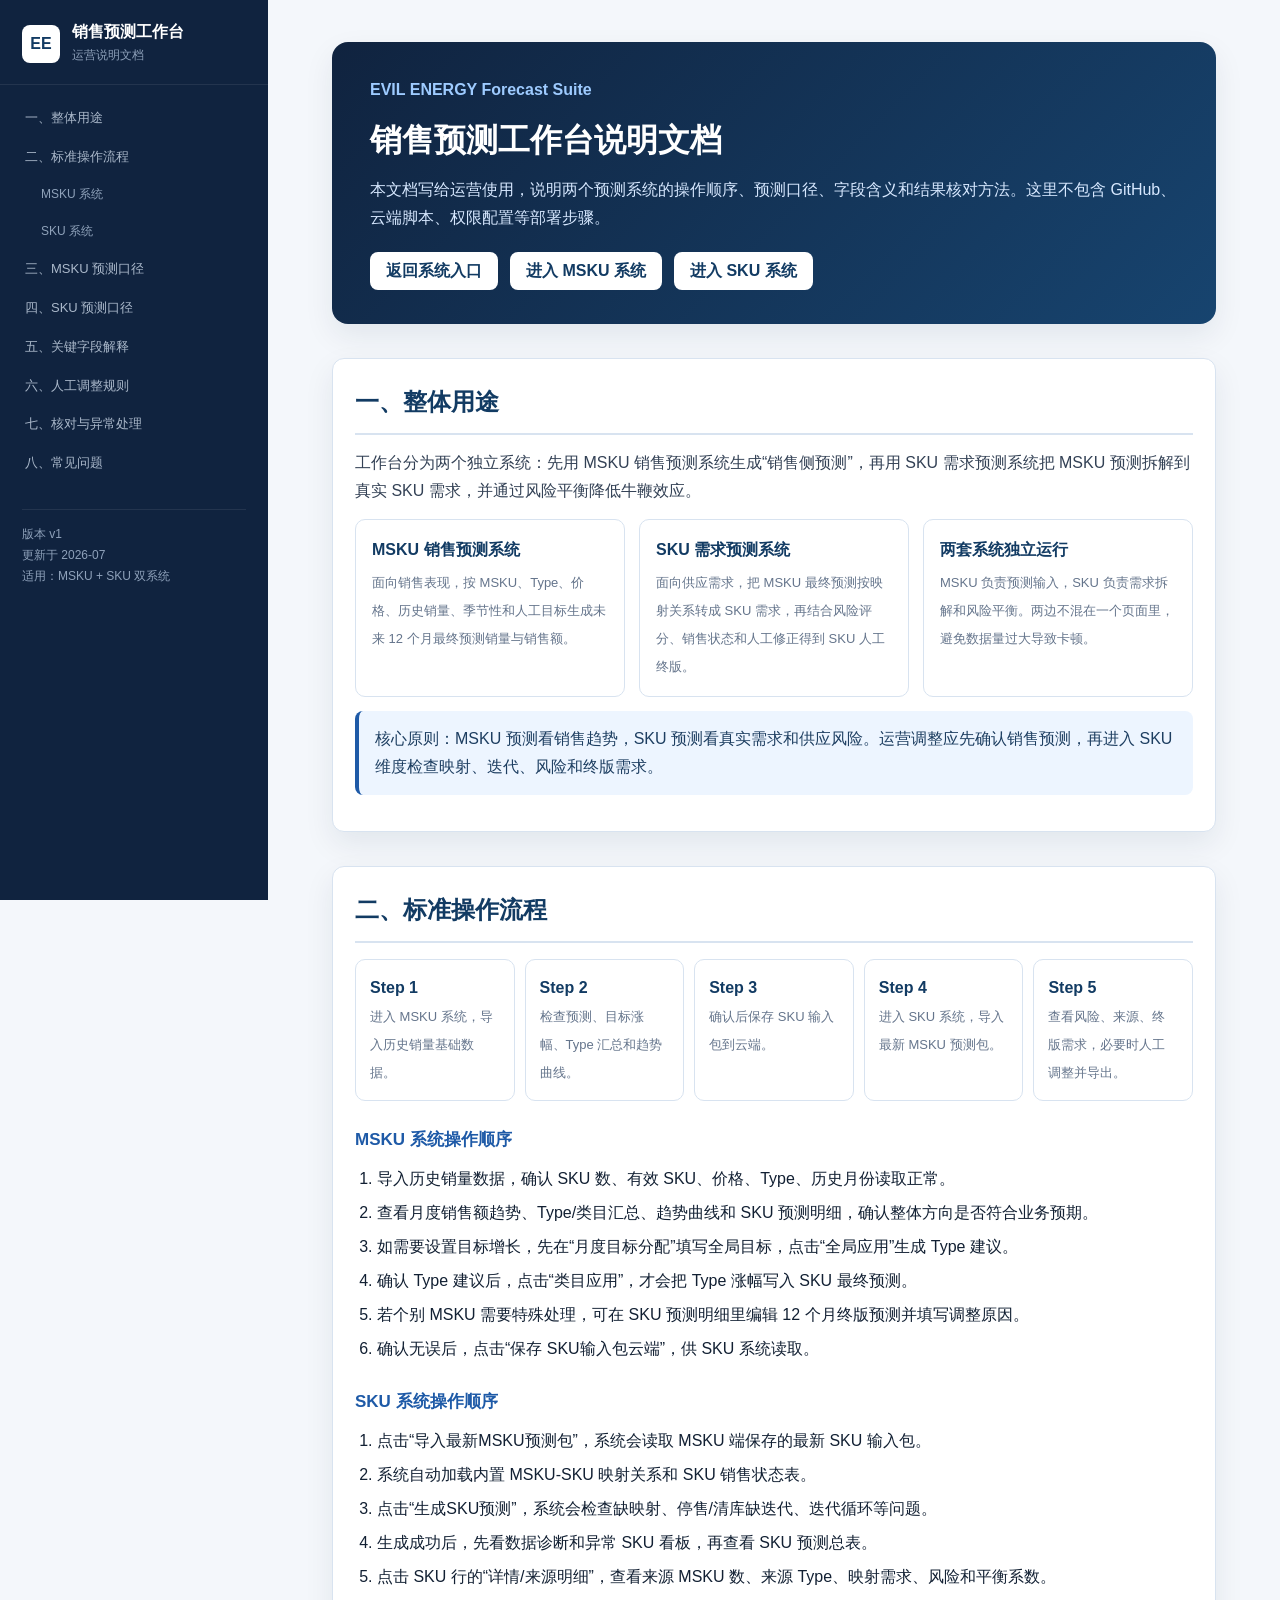
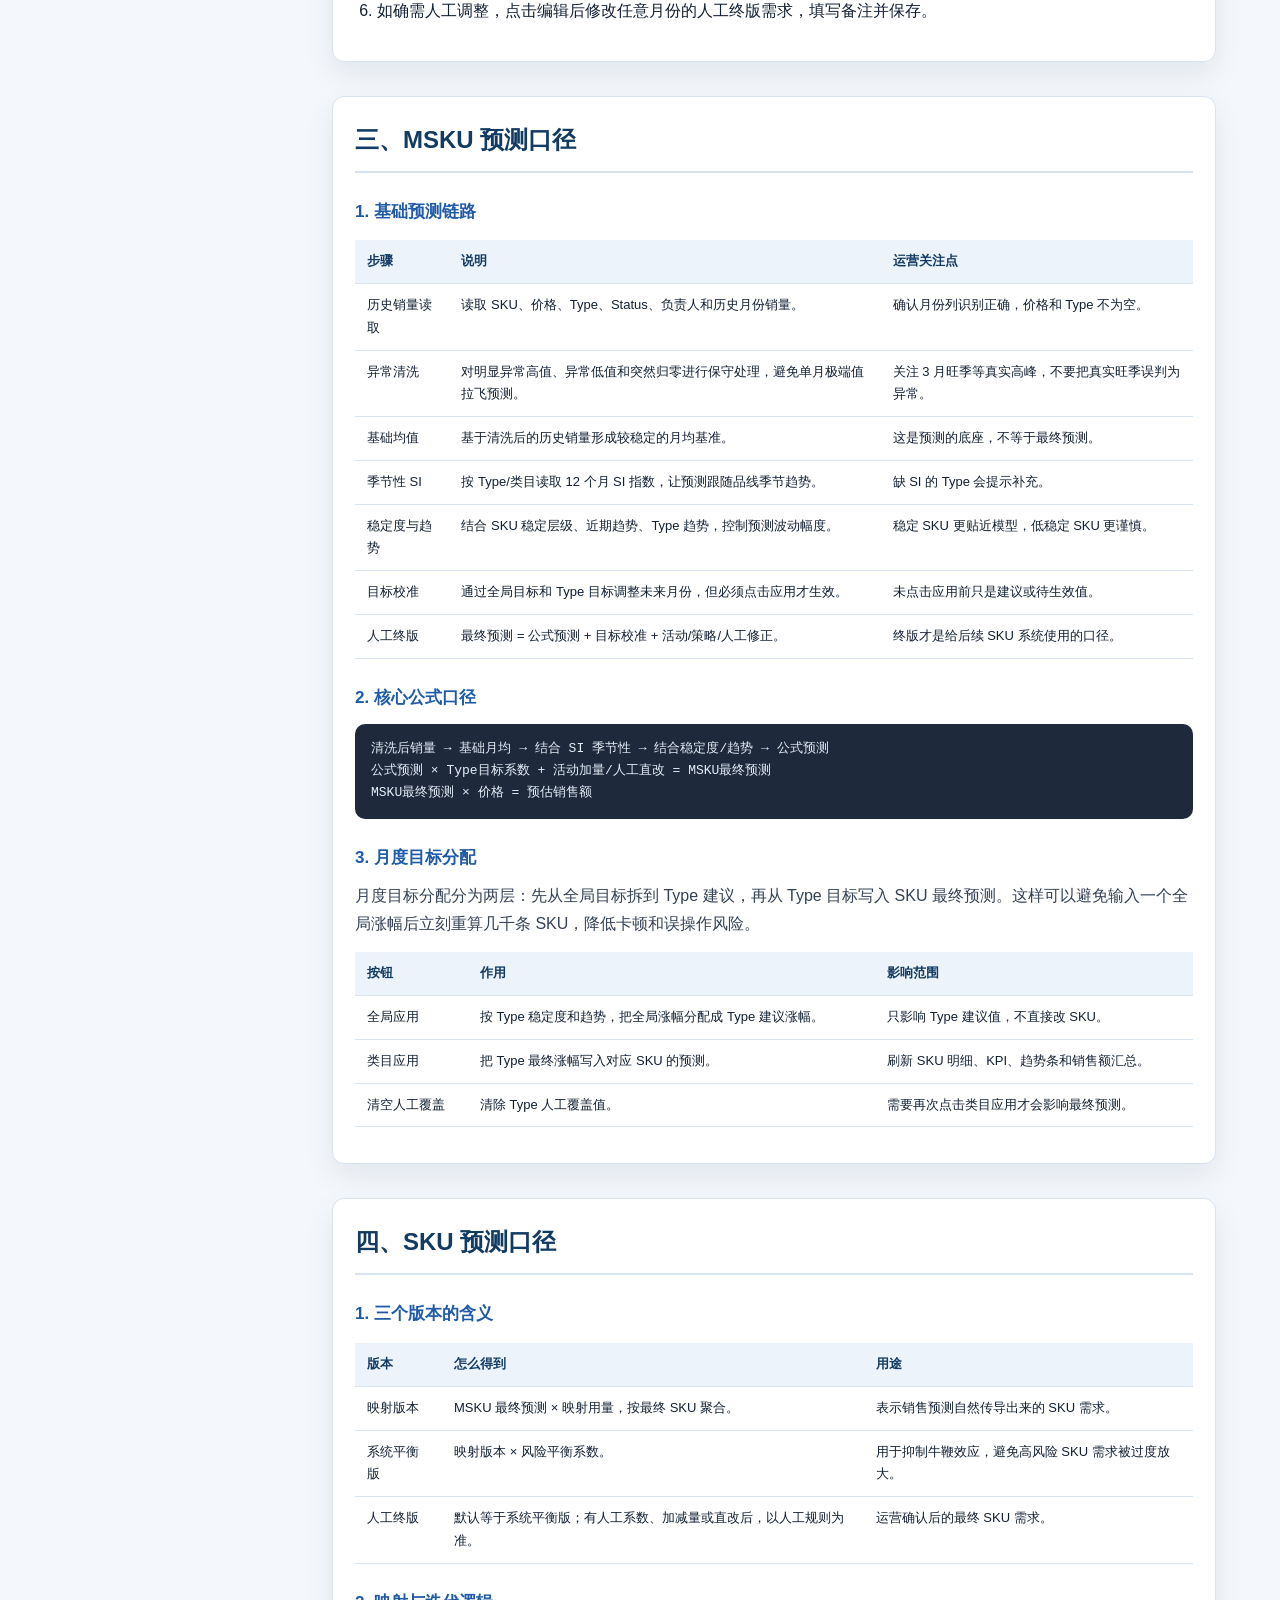
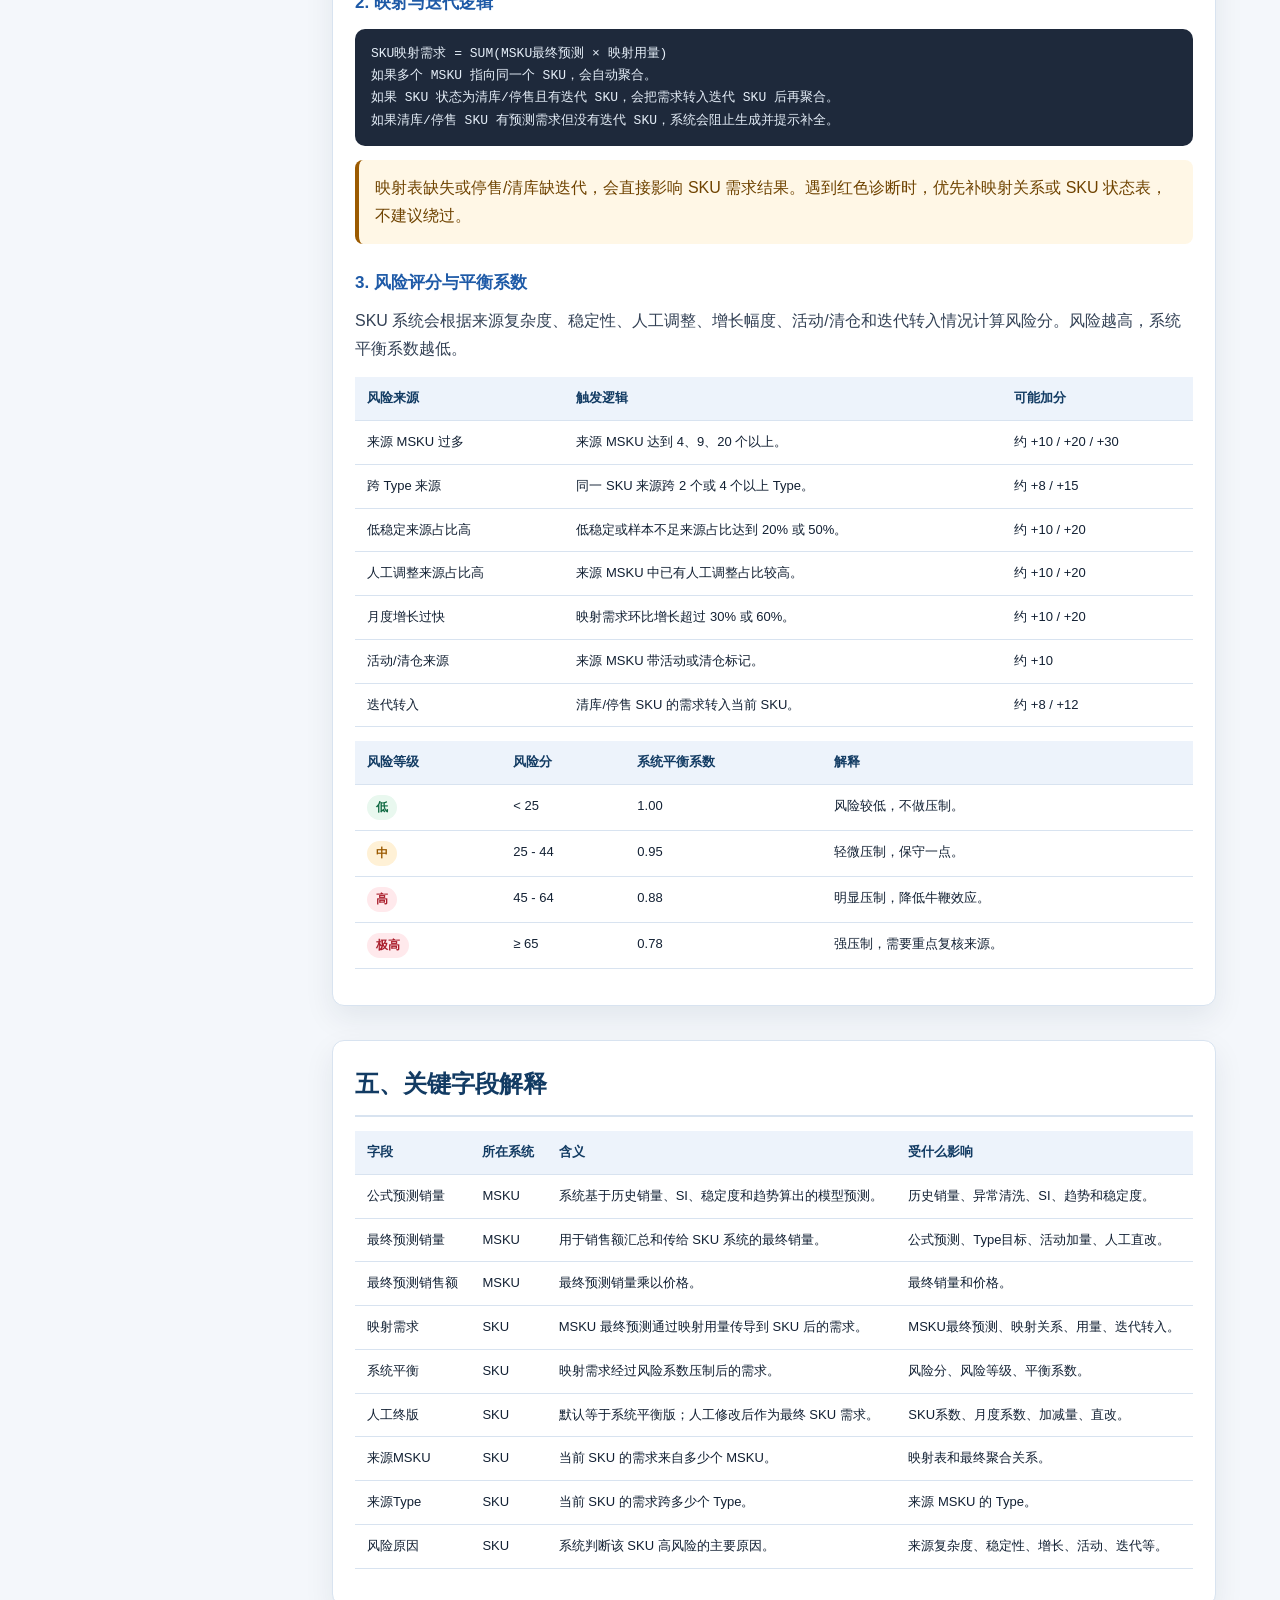
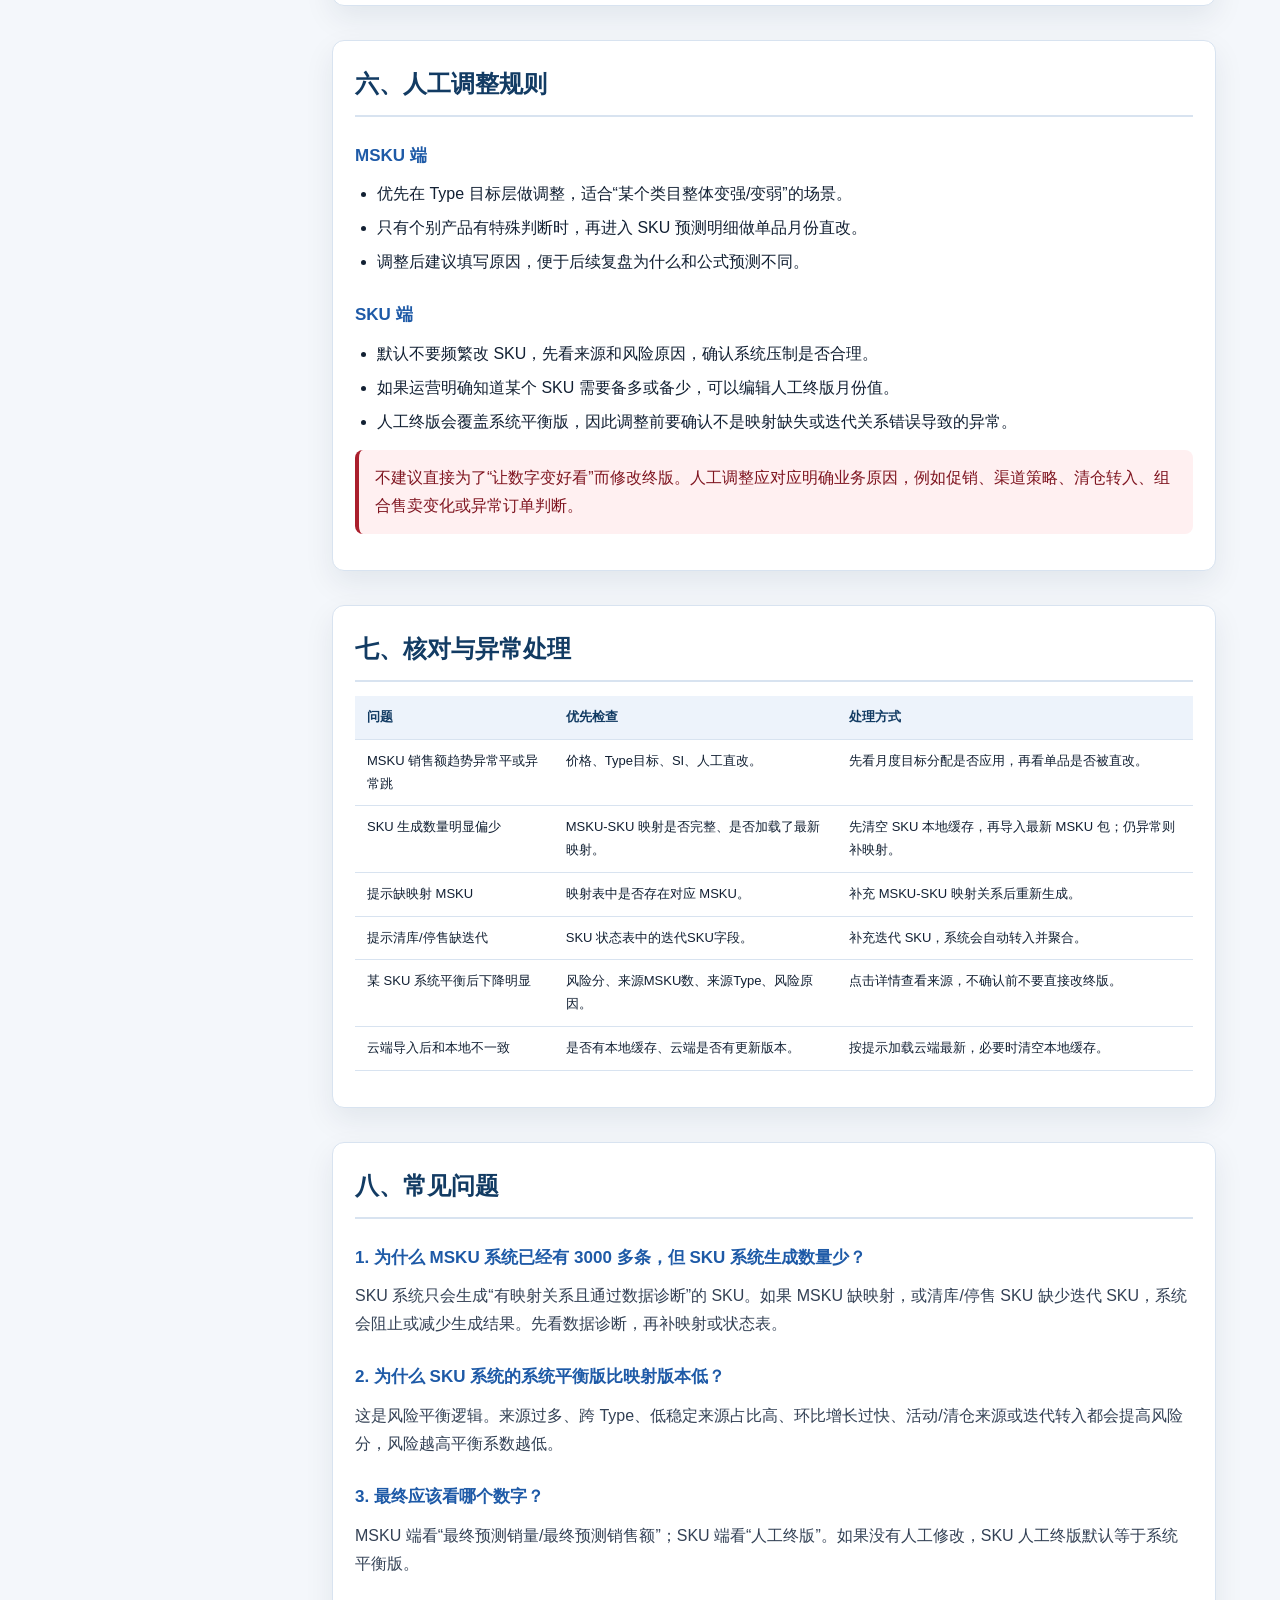
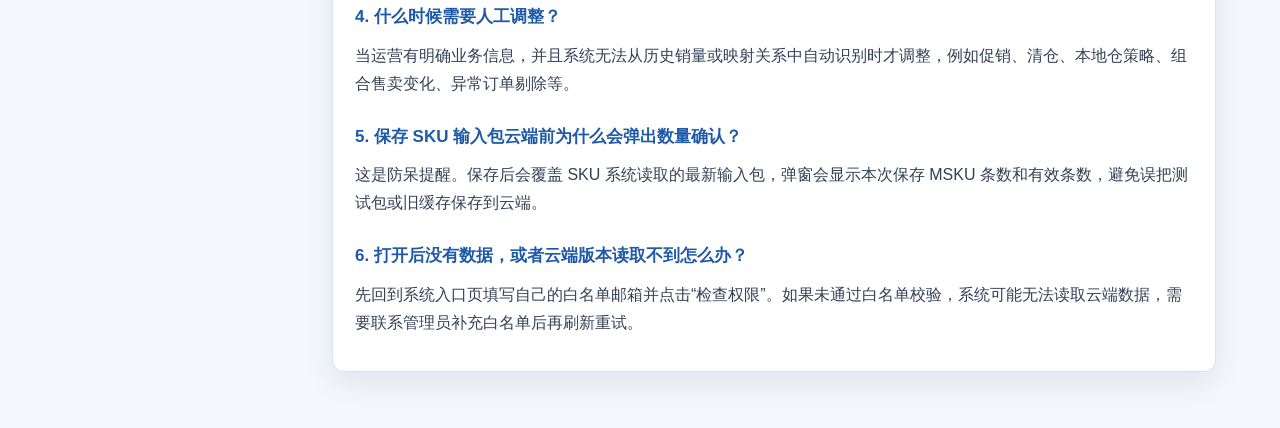
<file: docs/operation-guide.html>
<!doctype html>
<html lang="zh-CN">
<head>
  <meta charset="utf-8" />
  <meta name="viewport" content="width=device-width, initial-scale=1" />
  <title>EVIL ENERGY 销售预测工作台说明文档</title>
  <link rel="icon" href="data:," />
  <style>
    :root {
      --bg: #f4f7fb;
      --panel: #ffffff;
      --ink: #122033;
      --muted: #65758c;
      --line: #d8e3f0;
      --nav: #123b63;
      --blue: #1e5aa7;
      --blue-soft: #edf5ff;
      --green: #116b44;
      --red: #aa1e2c;
      --amber: #9b5a00;
      --shadow: 0 12px 30px rgba(18, 35, 63, .08);
    }
    * { box-sizing: border-box; }
    html { scroll-behavior: smooth; }
    body {
      margin: 0;
      min-height: 100vh;
      background: var(--bg);
      color: var(--ink);
      font-family: "Microsoft YaHei", Arial, sans-serif;
      line-height: 1.75;
    }
    a { color: inherit; text-decoration: none; }
    .layout { display: flex; min-height: 100vh; }
    .toc {
      position: fixed;
      inset: 0 auto 0 0;
      width: 268px;
      padding: 22px 0;
      overflow-y: auto;
      background: #10233f;
      color: #c7d3e3;
    }
    .brand {
      display: flex;
      gap: 12px;
      align-items: center;
      padding: 0 22px 18px;
      border-bottom: 1px solid rgba(255,255,255,.08);
    }
    .mark {
      display: grid;
      place-items: center;
      width: 38px;
      height: 38px;
      border-radius: 8px;
      background: #fff;
      color: var(--nav);
      font-weight: 800;
    }
    .brand h1 { margin: 0; color: #fff; font-size: 16px; line-height: 1.3; }
    .brand p { margin: 2px 0 0; color: #8ea1ba; font-size: 12px; }
    .toc nav { padding: 14px 0; }
    .toc a {
      display: block;
      padding: 8px 22px;
      color: #aab8ca;
      border-left: 3px solid transparent;
      font-size: 13px;
    }
    .toc a:hover {
      color: #fff;
      background: rgba(255,255,255,.05);
    }
    .toc a.sub {
      padding-left: 38px;
      font-size: 12px;
      color: #8fa2ba;
    }
    .toc-footer {
      margin: 12px 22px 0;
      padding-top: 14px;
      border-top: 1px solid rgba(255,255,255,.08);
      color: #8ea1ba;
      font-size: 12px;
    }
    .content {
      width: calc(100% - 268px);
      max-width: 1420px;
      margin-left: 268px;
      padding: 42px 64px 56px;
    }
    .hero {
      padding: 34px 38px;
      border-radius: 16px;
      background: linear-gradient(135deg, #10233f, #17446f);
      color: #fff;
      box-shadow: var(--shadow);
    }
    .hero .eyebrow { color: #9ecbff; font-weight: 700; }
    .hero h1 { margin: 8px 0 8px; font-size: 32px; }
    .hero p { margin: 0; color: #d7e8ff; max-width: 900px; }
    .hero-actions { display: flex; gap: 12px; flex-wrap: wrap; margin-top: 20px; }
    .btn {
      display: inline-flex;
      align-items: center;
      justify-content: center;
      min-height: 38px;
      padding: 0 16px;
      border-radius: 8px;
      background: #fff;
      color: var(--nav);
      font-weight: 700;
    }
    section { margin-top: 34px; scroll-margin-top: 24px; }
    h2 {
      margin: 0 0 14px;
      padding-bottom: 10px;
      border-bottom: 2px solid var(--line);
      color: var(--nav);
      font-size: 24px;
    }
    h3 { margin: 24px 0 10px; color: var(--blue); font-size: 17px; }
    p { color: #334155; margin: 0 0 12px; }
    .panel {
      padding: 22px;
      border: 1px solid var(--line);
      border-radius: 12px;
      background: var(--panel);
      box-shadow: var(--shadow);
    }
    .grid {
      display: grid;
      grid-template-columns: repeat(auto-fit, minmax(240px, 1fr));
      gap: 14px;
      margin: 14px 0;
    }
    .card {
      padding: 16px;
      border: 1px solid var(--line);
      border-radius: 10px;
      background: #fff;
    }
    .card strong { display: block; margin-bottom: 4px; color: var(--nav); }
    .card span { color: var(--muted); font-size: 13px; }
    .callout {
      margin: 14px 0;
      padding: 14px 16px;
      border-left: 4px solid var(--blue);
      border-radius: 8px;
      background: var(--blue-soft);
      color: #1d3e61;
    }
    .callout.warn { border-color: var(--amber); background: #fff7e6; color: #6f4300; }
    .callout.danger { border-color: var(--red); background: #fff0f1; color: #7f1520; }
    table {
      width: 100%;
      margin: 14px 0;
      border-collapse: collapse;
      background: #fff;
      font-size: 13px;
    }
    th, td {
      padding: 10px 12px;
      border-bottom: 1px solid var(--line);
      text-align: left;
      vertical-align: top;
    }
    th {
      background: #edf3fb;
      color: var(--nav);
      font-weight: 700;
      white-space: nowrap;
    }
    tbody tr:hover { background: #f8fbff; }
    .formula {
      margin: 12px 0;
      padding: 14px 16px;
      overflow-x: auto;
      border-radius: 10px;
      background: #1e293b;
      color: #e5eef8;
      font-family: Consolas, "Courier New", monospace;
      font-size: 13px;
      line-height: 1.7;
      white-space: pre-wrap;
    }
    .flow {
      display: grid;
      grid-template-columns: repeat(5, 1fr);
      gap: 10px;
      margin: 16px 0;
    }
    .step {
      padding: 14px;
      border: 1px solid var(--line);
      border-radius: 10px;
      background: #fff;
    }
    .step b { display: block; color: var(--nav); }
    .step span { color: var(--muted); font-size: 13px; }
    .tag {
      display: inline-flex;
      padding: 2px 9px;
      border-radius: 999px;
      background: var(--blue-soft);
      color: var(--blue);
      font-size: 12px;
      font-weight: 700;
    }
    .tag.green { background: #e9f8ef; color: var(--green); }
    .tag.red { background: #ffe9ec; color: var(--red); }
    .tag.amber { background: #fff1d6; color: var(--amber); }
    ul, ol { margin: 8px 0 14px 22px; padding: 0; }
    li { margin-bottom: 6px; }
    @media (max-width: 980px) {
      .toc { display: none; }
      .content { width: 100%; margin-left: 0; padding: 24px; }
      .flow { grid-template-columns: 1fr; }
      .hero h1 { font-size: 26px; }
    }
  </style>
</head>
<body>
  <div class="layout">
    <aside class="toc">
      <div class="brand">
        <div class="mark">EE</div>
        <div>
          <h1>销售预测工作台</h1>
          <p>运营说明文档</p>
        </div>
      </div>
      <nav>
        <a href="#overview">一、整体用途</a>
        <a href="#workflow">二、标准操作流程</a>
        <a class="sub" href="#workflow-msku">MSKU 系统</a>
        <a class="sub" href="#workflow-sku">SKU 系统</a>
        <a href="#msku-logic">三、MSKU 预测口径</a>
        <a href="#sku-logic">四、SKU 预测口径</a>
        <a href="#fields">五、关键字段解释</a>
        <a href="#adjust">六、人工调整规则</a>
        <a href="#checks">七、核对与异常处理</a>
        <a href="#faq">八、常见问题</a>
      </nav>
      <div class="toc-footer">
        版本 v1<br>
        更新于 2026-07<br>
        适用：MSKU + SKU 双系统
      </div>
    </aside>

    <main class="content">
      <header class="hero">
        <div class="eyebrow">EVIL ENERGY Forecast Suite</div>
        <h1>销售预测工作台说明文档</h1>
        <p>本文档写给运营使用，说明两个预测系统的操作顺序、预测口径、字段含义和结果核对方法。这里不包含 GitHub、云端脚本、权限配置等部署步骤。</p>
        <div class="hero-actions">
          <a class="btn" href="../index.html">返回系统入口</a>
          <a class="btn" href="../msku/index.html">进入 MSKU 系统</a>
          <a class="btn" href="../sku/index.html">进入 SKU 系统</a>
        </div>
      </header>

      <section id="overview" class="panel">
        <h2>一、整体用途</h2>
        <p>工作台分为两个独立系统：先用 MSKU 销售预测系统生成“销售侧预测”，再用 SKU 需求预测系统把 MSKU 预测拆解到真实 SKU 需求，并通过风险平衡降低牛鞭效应。</p>
        <div class="grid">
          <div class="card">
            <strong>MSKU 销售预测系统</strong>
            <span>面向销售表现，按 MSKU、Type、价格、历史销量、季节性和人工目标生成未来 12 个月最终预测销量与销售额。</span>
          </div>
          <div class="card">
            <strong>SKU 需求预测系统</strong>
            <span>面向供应需求，把 MSKU 最终预测按映射关系转成 SKU 需求，再结合风险评分、销售状态和人工修正得到 SKU 人工终版。</span>
          </div>
          <div class="card">
            <strong>两套系统独立运行</strong>
            <span>MSKU 负责预测输入，SKU 负责需求拆解和风险平衡。两边不混在一个页面里，避免数据量过大导致卡顿。</span>
          </div>
        </div>
        <div class="callout">
          核心原则：MSKU 预测看销售趋势，SKU 预测看真实需求和供应风险。运营调整应先确认销售预测，再进入 SKU 维度检查映射、迭代、风险和终版需求。
        </div>
      </section>

      <section id="workflow" class="panel">
        <h2>二、标准操作流程</h2>
        <div class="flow">
          <div class="step"><b>Step 1</b><span>进入 MSKU 系统，导入历史销量基础数据。</span></div>
          <div class="step"><b>Step 2</b><span>检查预测、目标涨幅、Type 汇总和趋势曲线。</span></div>
          <div class="step"><b>Step 3</b><span>确认后保存 SKU 输入包到云端。</span></div>
          <div class="step"><b>Step 4</b><span>进入 SKU 系统，导入最新 MSKU 预测包。</span></div>
          <div class="step"><b>Step 5</b><span>查看风险、来源、终版需求，必要时人工调整并导出。</span></div>
        </div>

        <h3 id="workflow-msku">MSKU 系统操作顺序</h3>
        <ol>
          <li>导入历史销量数据，确认 SKU 数、有效 SKU、价格、Type、历史月份读取正常。</li>
          <li>查看月度销售额趋势、Type/类目汇总、趋势曲线和 SKU 预测明细，确认整体方向是否符合业务预期。</li>
          <li>如需要设置目标增长，先在“月度目标分配”填写全局目标，点击“全局应用”生成 Type 建议。</li>
          <li>确认 Type 建议后，点击“类目应用”，才会把 Type 涨幅写入 SKU 最终预测。</li>
          <li>若个别 MSKU 需要特殊处理，可在 SKU 预测明细里编辑 12 个月终版预测并填写调整原因。</li>
          <li>确认无误后，点击“保存 SKU输入包云端”，供 SKU 系统读取。</li>
        </ol>

        <h3 id="workflow-sku">SKU 系统操作顺序</h3>
        <ol>
          <li>点击“导入最新MSKU预测包”，系统会读取 MSKU 端保存的最新 SKU 输入包。</li>
          <li>系统自动加载内置 MSKU-SKU 映射关系和 SKU 销售状态表。</li>
          <li>点击“生成SKU预测”，系统会检查缺映射、停售/清库缺迭代、迭代循环等问题。</li>
          <li>生成成功后，先看数据诊断和异常 SKU 看板，再查看 SKU 预测总表。</li>
          <li>点击 SKU 行的“详情/来源明细”，查看来源 MSKU 数、来源 Type、映射需求、风险和平衡系数。</li>
          <li>如确需人工调整，点击编辑后修改任意月份的人工终版需求，填写备注并保存。</li>
        </ol>
      </section>

      <section id="msku-logic" class="panel">
        <h2>三、MSKU 预测口径</h2>
        <h3>1. 基础预测链路</h3>
        <table>
          <thead><tr><th>步骤</th><th>说明</th><th>运营关注点</th></tr></thead>
          <tbody>
            <tr><td>历史销量读取</td><td>读取 SKU、价格、Type、Status、负责人和历史月份销量。</td><td>确认月份列识别正确，价格和 Type 不为空。</td></tr>
            <tr><td>异常清洗</td><td>对明显异常高值、异常低值和突然归零进行保守处理，避免单月极端值拉飞预测。</td><td>关注 3 月旺季等真实高峰，不要把真实旺季误判为异常。</td></tr>
            <tr><td>基础均值</td><td>基于清洗后的历史销量形成较稳定的月均基准。</td><td>这是预测的底座，不等于最终预测。</td></tr>
            <tr><td>季节性 SI</td><td>按 Type/类目读取 12 个月 SI 指数，让预测跟随品线季节趋势。</td><td>缺 SI 的 Type 会提示补充。</td></tr>
            <tr><td>稳定度与趋势</td><td>结合 SKU 稳定层级、近期趋势、Type 趋势，控制预测波动幅度。</td><td>稳定 SKU 更贴近模型，低稳定 SKU 更谨慎。</td></tr>
            <tr><td>目标校准</td><td>通过全局目标和 Type 目标调整未来月份，但必须点击应用才生效。</td><td>未点击应用前只是建议或待生效值。</td></tr>
            <tr><td>人工终版</td><td>最终预测 = 公式预测 + 目标校准 + 活动/策略/人工修正。</td><td>终版才是给后续 SKU 系统使用的口径。</td></tr>
          </tbody>
        </table>

        <h3>2. 核心公式口径</h3>
        <div class="formula">清洗后销量 → 基础月均 → 结合 SI 季节性 → 结合稳定度/趋势 → 公式预测
公式预测 × Type目标系数 + 活动加量/人工直改 = MSKU最终预测
MSKU最终预测 × 价格 = 预估销售额</div>

        <h3>3. 月度目标分配</h3>
        <p>月度目标分配分为两层：先从全局目标拆到 Type 建议，再从 Type 目标写入 SKU 最终预测。这样可以避免输入一个全局涨幅后立刻重算几千条 SKU，降低卡顿和误操作风险。</p>
        <table>
          <thead><tr><th>按钮</th><th>作用</th><th>影响范围</th></tr></thead>
          <tbody>
            <tr><td>全局应用</td><td>按 Type 稳定度和趋势，把全局涨幅分配成 Type 建议涨幅。</td><td>只影响 Type 建议值，不直接改 SKU。</td></tr>
            <tr><td>类目应用</td><td>把 Type 最终涨幅写入对应 SKU 的预测。</td><td>刷新 SKU 明细、KPI、趋势条和销售额汇总。</td></tr>
            <tr><td>清空人工覆盖</td><td>清除 Type 人工覆盖值。</td><td>需要再次点击类目应用才会影响最终预测。</td></tr>
          </tbody>
        </table>
      </section>

      <section id="sku-logic" class="panel">
        <h2>四、SKU 预测口径</h2>
        <h3>1. 三个版本的含义</h3>
        <table>
          <thead><tr><th>版本</th><th>怎么得到</th><th>用途</th></tr></thead>
          <tbody>
            <tr><td>映射版本</td><td>MSKU 最终预测 × 映射用量，按最终 SKU 聚合。</td><td>表示销售预测自然传导出来的 SKU 需求。</td></tr>
            <tr><td>系统平衡版</td><td>映射版本 × 风险平衡系数。</td><td>用于抑制牛鞭效应，避免高风险 SKU 需求被过度放大。</td></tr>
            <tr><td>人工终版</td><td>默认等于系统平衡版；有人工系数、加减量或直改后，以人工规则为准。</td><td>运营确认后的最终 SKU 需求。</td></tr>
          </tbody>
        </table>

        <h3>2. 映射与迭代逻辑</h3>
        <div class="formula">SKU映射需求 = SUM(MSKU最终预测 × 映射用量)
如果多个 MSKU 指向同一个 SKU，会自动聚合。
如果 SKU 状态为清库/停售且有迭代 SKU，会把需求转入迭代 SKU 后再聚合。
如果清库/停售 SKU 有预测需求但没有迭代 SKU，系统会阻止生成并提示补全。</div>
        <div class="callout warn">
          映射表缺失或停售/清库缺迭代，会直接影响 SKU 需求结果。遇到红色诊断时，优先补映射关系或 SKU 状态表，不建议绕过。
        </div>

        <h3>3. 风险评分与平衡系数</h3>
        <p>SKU 系统会根据来源复杂度、稳定性、人工调整、增长幅度、活动/清仓和迭代转入情况计算风险分。风险越高，系统平衡系数越低。</p>
        <table>
          <thead><tr><th>风险来源</th><th>触发逻辑</th><th>可能加分</th></tr></thead>
          <tbody>
            <tr><td>来源 MSKU 过多</td><td>来源 MSKU 达到 4、9、20 个以上。</td><td>约 +10 / +20 / +30</td></tr>
            <tr><td>跨 Type 来源</td><td>同一 SKU 来源跨 2 个或 4 个以上 Type。</td><td>约 +8 / +15</td></tr>
            <tr><td>低稳定来源占比高</td><td>低稳定或样本不足来源占比达到 20% 或 50%。</td><td>约 +10 / +20</td></tr>
            <tr><td>人工调整来源占比高</td><td>来源 MSKU 中已有人工调整占比较高。</td><td>约 +10 / +20</td></tr>
            <tr><td>月度增长过快</td><td>映射需求环比增长超过 30% 或 60%。</td><td>约 +10 / +20</td></tr>
            <tr><td>活动/清仓来源</td><td>来源 MSKU 带活动或清仓标记。</td><td>约 +10</td></tr>
            <tr><td>迭代转入</td><td>清库/停售 SKU 的需求转入当前 SKU。</td><td>约 +8 / +12</td></tr>
          </tbody>
        </table>
        <table>
          <thead><tr><th>风险等级</th><th>风险分</th><th>系统平衡系数</th><th>解释</th></tr></thead>
          <tbody>
            <tr><td><span class="tag green">低</span></td><td>&lt; 25</td><td>1.00</td><td>风险较低，不做压制。</td></tr>
            <tr><td><span class="tag amber">中</span></td><td>25 - 44</td><td>0.95</td><td>轻微压制，保守一点。</td></tr>
            <tr><td><span class="tag red">高</span></td><td>45 - 64</td><td>0.88</td><td>明显压制，降低牛鞭效应。</td></tr>
            <tr><td><span class="tag red">极高</span></td><td>&ge; 65</td><td>0.78</td><td>强压制，需要重点复核来源。</td></tr>
          </tbody>
        </table>
      </section>

      <section id="fields" class="panel">
        <h2>五、关键字段解释</h2>
        <table>
          <thead><tr><th>字段</th><th>所在系统</th><th>含义</th><th>受什么影响</th></tr></thead>
          <tbody>
            <tr><td>公式预测销量</td><td>MSKU</td><td>系统基于历史销量、SI、稳定度和趋势算出的模型预测。</td><td>历史销量、异常清洗、SI、趋势和稳定度。</td></tr>
            <tr><td>最终预测销量</td><td>MSKU</td><td>用于销售额汇总和传给 SKU 系统的最终销量。</td><td>公式预测、Type目标、活动加量、人工直改。</td></tr>
            <tr><td>最终预测销售额</td><td>MSKU</td><td>最终预测销量乘以价格。</td><td>最终销量和价格。</td></tr>
            <tr><td>映射需求</td><td>SKU</td><td>MSKU 最终预测通过映射用量传导到 SKU 后的需求。</td><td>MSKU最终预测、映射关系、用量、迭代转入。</td></tr>
            <tr><td>系统平衡</td><td>SKU</td><td>映射需求经过风险系数压制后的需求。</td><td>风险分、风险等级、平衡系数。</td></tr>
            <tr><td>人工终版</td><td>SKU</td><td>默认等于系统平衡版；人工修改后作为最终 SKU 需求。</td><td>SKU系数、月度系数、加减量、直改。</td></tr>
            <tr><td>来源MSKU</td><td>SKU</td><td>当前 SKU 的需求来自多少个 MSKU。</td><td>映射表和最终聚合关系。</td></tr>
            <tr><td>来源Type</td><td>SKU</td><td>当前 SKU 的需求跨多少个 Type。</td><td>来源 MSKU 的 Type。</td></tr>
            <tr><td>风险原因</td><td>SKU</td><td>系统判断该 SKU 高风险的主要原因。</td><td>来源复杂度、稳定性、增长、活动、迭代等。</td></tr>
          </tbody>
        </table>
      </section>

      <section id="adjust" class="panel">
        <h2>六、人工调整规则</h2>
        <h3>MSKU 端</h3>
        <ul>
          <li>优先在 Type 目标层做调整，适合“某个类目整体变强/变弱”的场景。</li>
          <li>只有个别产品有特殊判断时，再进入 SKU 预测明细做单品月份直改。</li>
          <li>调整后建议填写原因，便于后续复盘为什么和公式预测不同。</li>
        </ul>
        <h3>SKU 端</h3>
        <ul>
          <li>默认不要频繁改 SKU，先看来源和风险原因，确认系统压制是否合理。</li>
          <li>如果运营明确知道某个 SKU 需要备多或备少，可以编辑人工终版月份值。</li>
          <li>人工终版会覆盖系统平衡版，因此调整前要确认不是映射缺失或迭代关系错误导致的异常。</li>
        </ul>
        <div class="callout danger">
          不建议直接为了“让数字变好看”而修改终版。人工调整应对应明确业务原因，例如促销、渠道策略、清仓转入、组合售卖变化或异常订单判断。
        </div>
      </section>

      <section id="checks" class="panel">
        <h2>七、核对与异常处理</h2>
        <table>
          <thead><tr><th>问题</th><th>优先检查</th><th>处理方式</th></tr></thead>
          <tbody>
            <tr><td>MSKU 销售额趋势异常平或异常跳</td><td>价格、Type目标、SI、人工直改。</td><td>先看月度目标分配是否应用，再看单品是否被直改。</td></tr>
            <tr><td>SKU 生成数量明显偏少</td><td>MSKU-SKU 映射是否完整、是否加载了最新映射。</td><td>先清空 SKU 本地缓存，再导入最新 MSKU 包；仍异常则补映射。</td></tr>
            <tr><td>提示缺映射 MSKU</td><td>映射表中是否存在对应 MSKU。</td><td>补充 MSKU-SKU 映射关系后重新生成。</td></tr>
            <tr><td>提示清库/停售缺迭代</td><td>SKU 状态表中的迭代SKU字段。</td><td>补充迭代 SKU，系统会自动转入并聚合。</td></tr>
            <tr><td>某 SKU 系统平衡后下降明显</td><td>风险分、来源MSKU数、来源Type、风险原因。</td><td>点击详情查看来源，不确认前不要直接改终版。</td></tr>
            <tr><td>云端导入后和本地不一致</td><td>是否有本地缓存、云端是否有更新版本。</td><td>按提示加载云端最新，必要时清空本地缓存。</td></tr>
          </tbody>
        </table>
      </section>

      <section id="faq" class="panel">
        <h2>八、常见问题</h2>
        <h3>1. 为什么 MSKU 系统已经有 3000 多条，但 SKU 系统生成数量少？</h3>
        <p>SKU 系统只会生成“有映射关系且通过数据诊断”的 SKU。如果 MSKU 缺映射，或清库/停售 SKU 缺少迭代 SKU，系统会阻止或减少生成结果。先看数据诊断，再补映射或状态表。</p>

        <h3>2. 为什么 SKU 系统的系统平衡版比映射版本低？</h3>
        <p>这是风险平衡逻辑。来源过多、跨 Type、低稳定来源占比高、环比增长过快、活动/清仓来源或迭代转入都会提高风险分，风险越高平衡系数越低。</p>

        <h3>3. 最终应该看哪个数字？</h3>
        <p>MSKU 端看“最终预测销量/最终预测销售额”；SKU 端看“人工终版”。如果没有人工修改，SKU 人工终版默认等于系统平衡版。</p>

        <h3>4. 什么时候需要人工调整？</h3>
        <p>当运营有明确业务信息，并且系统无法从历史销量或映射关系中自动识别时才调整，例如促销、清仓、本地仓策略、组合售卖变化、异常订单剔除等。</p>

        <h3>5. 保存 SKU 输入包云端前为什么会弹出数量确认？</h3>
        <p>这是防呆提醒。保存后会覆盖 SKU 系统读取的最新输入包，弹窗会显示本次保存 MSKU 条数和有效条数，避免误把测试包或旧缓存保存到云端。</p>

        <h3>6. 打开后没有数据，或者云端版本读取不到怎么办？</h3>
        <p>先回到系统入口页填写自己的白名单邮箱并点击“检查权限”。如果未通过白名单校验，系统可能无法读取云端数据，需要联系管理员补充白名单后再刷新重试。</p>
      </section>
    </main>
  </div>
</body>
</html>
</file>
<file: styles.css>
:root {
  --navy: #123b63;
  --blue: #1e5aa7;
  --soft: #f3f7fb;
  --line: #d7e2ef;
  --text: #102033;
  --muted: #607086;
  --green: #116b44;
  --red: #aa1e2c;
}

* { box-sizing: border-box; }
body {
  margin: 0;
  min-height: 100vh;
  font-family: "Microsoft YaHei", Arial, sans-serif;
  background: linear-gradient(180deg, #eef4fb 0%, #f8fbff 100%);
  color: var(--text);
}
a { color: inherit; text-decoration: none; }
button, input {
  font: inherit;
}
button, .primary {
  display: inline-flex;
  align-items: center;
  justify-content: center;
  min-height: 40px;
  padding: 0 16px;
  border: 1px solid var(--line);
  border-radius: 8px;
  background: #fff;
  color: var(--navy);
  cursor: pointer;
}
.primary {
  background: var(--navy);
  color: #fff;
  border-color: var(--navy);
  font-weight: 700;
}
input {
  width: 100%;
  height: 40px;
  padding: 0 12px;
  border: 1px solid var(--line);
  border-radius: 8px;
}
.portal {
  width: min(1180px, calc(100% - 40px));
  margin: 0 auto;
  padding: 42px 0;
}
.hero {
  display: grid;
  grid-template-columns: 1fr 360px;
  gap: 24px;
  align-items: stretch;
}
.eyebrow {
  color: var(--blue);
  font-weight: 700;
}
h1 {
  margin: 8px 0 10px;
  font-size: 38px;
}
h2 {
  margin: 0;
  font-size: 20px;
}
p {
  color: var(--muted);
  line-height: 1.7;
}
.auth-card,
.app-card,
.guide-panel,
.status-panel {
  background: #fff;
  border: 1px solid var(--line);
  border-radius: 10px;
  box-shadow: 0 12px 32px rgba(20, 44, 76, .08);
}
.auth-card {
  display: grid;
  gap: 10px;
  padding: 18px;
}
.auth-card label {
  color: var(--muted);
  font-size: 13px;
}
.apps {
  display: grid;
  grid-template-columns: 1fr 1fr;
  gap: 18px;
  margin-top: 24px;
}
.app-card {
  display: flex;
  flex-direction: column;
  justify-content: space-between;
  min-height: 230px;
  padding: 22px;
}
.guide-panel {
  display: flex;
  justify-content: space-between;
  gap: 24px;
  align-items: center;
  margin-top: 18px;
  padding: 22px;
}
.guide-panel p {
  margin-bottom: 0;
}
.secondary-link {
  min-width: 160px;
}
.tag {
  display: inline-flex;
  margin-bottom: 12px;
  padding: 4px 10px;
  border-radius: 999px;
  background: var(--soft);
  color: var(--blue);
  font-weight: 700;
  font-size: 13px;
}
.status-panel {
  margin-top: 18px;
  padding: 22px;
}
.panel-head {
  display: flex;
  justify-content: space-between;
  gap: 14px;
  align-items: center;
}
.status-grid {
  display: grid;
  grid-template-columns: repeat(3, 1fr);
  gap: 14px;
  margin-top: 16px;
}
.status-grid div {
  padding: 14px;
  border: 1px solid var(--line);
  border-radius: 8px;
  background: var(--soft);
}
.status-grid span,
.status {
  display: block;
  color: var(--muted);
  font-size: 13px;
}
.status-grid strong {
  display: block;
  margin-top: 6px;
  white-space: pre-line;
}
.status.success { color: var(--green); }
.status.error { color: var(--red); }
.note {
  margin-bottom: 0;
}
.health-list {
  display: grid;
  gap: 10px;
  margin-top: 14px;
}
.health-row {
  display: flex;
  justify-content: space-between;
  gap: 16px;
  padding: 12px 14px;
  border: 1px solid var(--line);
  border-radius: 8px;
  background: var(--soft);
}
.health-row.ok {
  border-color: #b8dfc9;
  background: #ecfdf3;
}
.health-row.bad {
  border-color: #f2a9b0;
  background: #fff0f1;
}
.health-row span {
  color: var(--muted);
  text-align: right;
}
.toast {
  position: fixed;
  left: 50%;
  bottom: 28px;
  transform: translateX(-50%) translateY(20px);
  opacity: 0;
  pointer-events: none;
  padding: 12px 16px;
  background: var(--navy);
  color: #fff;
  border-radius: 8px;
  box-shadow: 0 12px 30px rgba(15, 35, 60, .25);
  transition: .2s ease;
}
.toast.show {
  opacity: 1;
  transform: translateX(-50%) translateY(0);
}
.toast.error { background: var(--red); }
.toast.success { background: var(--green); }

@media (max-width: 860px) {
  .hero,
  .apps,
  .guide-panel,
  .status-grid {
    grid-template-columns: 1fr;
  }
  .guide-panel {
    display: grid;
  }
  h1 { font-size: 30px; }
}
</file>
<file: msku/styles.css>
:root {
  --bg: #f4f7fb;
  --panel: #ffffff;
  --ink: #182235;
  --muted: #64748b;
  --line: #d9e2ef;
  --nav: #10233f;
  --blue: #1e5aa7;
  --blue-soft: #eaf2ff;
  --green: #177245;
  --red: #b4232f;
  --amber: #a15c00;
  --shadow: 0 12px 30px rgba(18, 35, 63, 0.08);
}

* { box-sizing: border-box; }

body {
  margin: 0;
  background: var(--bg);
  color: var(--ink);
  font-family: "Microsoft YaHei", "Segoe UI", Arial, sans-serif;
}

button, input, select {
  font: inherit;
}

button {
  border: 1px solid var(--line);
  border-radius: 6px;
  height: 36px;
  padding: 0 12px;
  background: #fff;
  color: var(--ink);
  cursor: pointer;
}

button:hover { border-color: #9bb6d8; }

button:disabled {
  cursor: not-allowed;
  opacity: 0.45;
}

button.primary {
  border-color: var(--blue);
  background: var(--blue);
  color: #fff;
  font-weight: 700;
}

input, select {
  width: 100%;
  height: 36px;
  border: 1px solid var(--line);
  border-radius: 6px;
  padding: 0 10px;
  background: #fff;
  color: var(--ink);
  outline: none;
}

.app {
  min-height: 100vh;
  display: grid;
  grid-template-columns: 300px minmax(0, 1fr);
  transition: grid-template-columns 0.18s ease;
}

body.sidebar-collapsed .app {
  grid-template-columns: 68px minmax(0, 1fr);
}

.sidebar {
  position: sticky;
  top: 0;
  height: 100vh;
  overflow: auto;
  background: var(--nav);
  color: #fff;
  padding: 20px;
  display: grid;
  align-content: start;
  gap: 14px;
}

.sidebar-toggle {
  position: sticky;
  top: 0;
  z-index: 20;
  justify-self: end;
  width: 28px;
  height: 28px;
  padding: 0;
  border-radius: 999px;
  border-color: rgba(255, 255, 255, 0.28);
  background: rgba(255, 255, 255, 0.12);
  color: #fff;
  font-size: 18px;
  line-height: 1;
}

body.sidebar-collapsed .sidebar {
  padding: 14px 10px;
  overflow: hidden;
}

body.sidebar-collapsed .brand {
  justify-content: center;
}

body.sidebar-collapsed .brand > div:not(.brand-mark),
body.sidebar-collapsed .hint {
  display: none;
}

body.sidebar-collapsed .brand-mark {
  width: 38px;
  height: 38px;
  font-size: 13px;
}

body.sidebar-collapsed .side-card {
  min-height: 44px;
  padding: 0;
  place-items: center;
  cursor: default;
}

body.sidebar-collapsed .side-card > * {
  display: none;
}

body.sidebar-collapsed .side-card::before {
  content: attr(data-short);
  display: grid;
  place-items: center;
  width: 44px;
  height: 32px;
  color: rgba(255, 255, 255, 0.86);
  font-size: 12px;
  font-weight: 700;
}

.brand {
  display: flex;
  align-items: center;
  gap: 12px;
  margin-bottom: 4px;
}

.brand-mark {
  width: 44px;
  height: 44px;
  border-radius: 8px;
  display: grid;
  place-items: center;
  background: #fff;
  color: var(--nav);
  font-weight: 800;
}

.brand h1, .brand p, .side-card h2, .topbar h1, .topbar p, .panel h2, .panel p {
  margin: 0;
}

.brand h1 {
  font-size: 17px;
}

.brand p, .side-card small, .hint span {
  color: rgba(255, 255, 255, 0.7);
  font-size: 12px;
}

.side-card {
  display: grid;
  gap: 9px;
  padding: 13px;
  border: 1px solid rgba(255, 255, 255, 0.14);
  border-radius: 8px;
  background: rgba(255, 255, 255, 0.07);
}

.side-details {
  display: grid;
  gap: 9px;
}

.side-details[open] {
  gap: 9px;
}

.side-details summary {
  display: flex;
  align-items: center;
  justify-content: space-between;
  min-height: 30px;
  color: #fff;
  font-size: 14px;
  font-weight: 700;
  cursor: pointer;
  list-style: none;
}

.side-details summary::-webkit-details-marker {
  display: none;
}

.side-details summary::after {
  content: "展开";
  color: rgba(255, 255, 255, 0.68);
  font-size: 12px;
  font-weight: 400;
}

.side-details[open] summary::after {
  content: "收起";
}

.side-details > :not(summary) {
  margin-top: 9px;
}

.visually-hidden-control {
  position: absolute !important;
  width: 1px !important;
  height: 1px !important;
  padding: 0 !important;
  border: 0 !important;
  opacity: 0 !important;
  pointer-events: none !important;
}

.side-card h2 {
  font-size: 14px;
}

.side-card label {
  color: rgba(255, 255, 255, 0.82);
  font-size: 12px;
}

.side-card input, .side-card select {
  border-color: rgba(255, 255, 255, 0.22);
}

.side-card input[type="file"] {
  display: none;
}

.cloud-url-config {
  display: none !important;
}

.file-drop {
  display: grid;
  gap: 5px;
  min-height: 72px;
  align-content: center;
  padding: 12px;
  border: 1px dashed rgba(255, 255, 255, 0.32);
  border-radius: 8px;
  background: rgba(255, 255, 255, 0.08);
  cursor: pointer;
}

.file-drop span {
  color: #fff;
  font-weight: 700;
}

.file-drop.secondary {
  min-height: 58px;
}

.file-name {
  margin-top: -5px;
  color: rgba(255, 255, 255, 0.68);
  font-size: 12px;
  line-height: 1.35;
  word-break: break-all;
}

.import-preview {
  min-height: 48px;
  padding: 9px 10px;
  border: 1px solid rgba(255, 255, 255, 0.16);
  border-radius: 6px;
  background: rgba(255, 255, 255, 0.07);
  color: rgba(255, 255, 255, 0.78);
  font-size: 12px;
  line-height: 1.55;
}

.cloud-status {
  min-height: 38px;
  padding: 8px 10px;
  border: 1px solid rgba(255, 255, 255, 0.16);
  border-radius: 6px;
  background: rgba(255, 255, 255, 0.07);
  color: rgba(255, 255, 255, 0.78);
  font-size: 12px;
  line-height: 1.45;
}

.cloud-status.success {
  border-color: rgba(74, 222, 128, 0.45);
  color: #bbf7d0;
}

.cloud-status.error {
  border-color: rgba(248, 113, 113, 0.45);
  color: #fecaca;
}

.sku-console-link.hidden {
  display: none;
}

.sku-console-link {
  margin-top: 8px;
  border-color: #9ec5fe;
  background: #e8f1ff;
  color: #123a63;
  font-weight: 700;
}

.draft-action.hidden {
  display: none;
}

.draft-action {
  margin-top: 8px;
}

.local-draft-status {
  margin-top: 8px;
}

.inline {
  display: grid;
  grid-template-columns: minmax(0, 1fr) auto;
  gap: 8px;
  align-items: center;
}

.inline span {
  color: rgba(255, 255, 255, 0.76);
}

.action-row {
  grid-template-columns: 1fr 1fr;
}

.hint {
  display: grid;
  gap: 5px;
  padding: 12px;
  border-radius: 8px;
  background: rgba(255, 255, 255, 0.07);
  font-size: 12px;
}

.main {
  min-width: 0;
  padding: 24px;
  display: grid;
  gap: 18px;
}

.topbar {
  display: flex;
  justify-content: space-between;
  gap: 16px;
  align-items: center;
}

.topbar-actions {
  display: flex;
  align-items: center;
  justify-content: flex-end;
  gap: 8px;
  flex-wrap: wrap;
}

.topbar-month {
  display: flex;
  align-items: center;
  gap: 8px;
  color: var(--muted);
  font-size: 12px;
  white-space: nowrap;
}

.topbar-month select {
  width: 128px;
  min-width: 128px;
  height: 34px;
  background: #fff;
}

.topbar-button {
  height: 34px;
  min-width: 58px;
  background: #fff;
}

.topbar h1 {
  font-size: 24px;
}

.topbar p, .panel p, .metrics small {
  color: var(--muted);
  font-size: 12px;
}

.metrics small.delta-up {
  color: var(--green);
  font-weight: 700;
}

.metrics small.delta-down {
  color: var(--red);
  font-weight: 700;
}

.version {
  border: 1px solid var(--line);
  border-radius: 999px;
  background: #fff;
  padding: 7px 12px;
  color: var(--blue);
  font-size: 13px;
  box-shadow: var(--shadow);
}

.metrics {
  display: grid;
  grid-template-columns: repeat(7, minmax(0, 1fr));
  gap: 14px;
}

.metrics article, .panel {
  border: 1px solid var(--line);
  border-radius: 8px;
  background: var(--panel);
  box-shadow: var(--shadow);
}

.metrics article {
  display: grid;
  gap: 8px;
  padding: 16px;
}

.metrics span {
  color: var(--muted);
  font-size: 13px;
}

.metrics strong {
  font-size: 23px;
  line-height: 1;
}

.metric-action-card {
  cursor: pointer;
  transition: border-color 0.16s ease, transform 0.16s ease, box-shadow 0.16s ease;
}

.metric-action-card:hover,
.metric-action-card:focus-visible {
  border-color: #9bb6d8;
  transform: translateY(-1px);
  outline: none;
}

.metric-action-card.has-locks {
  background: #f8fbff;
}

.lock-summary-dialog {
  width: min(520px, calc(100vw - 40px));
}

.lock-summary-grid {
  display: grid;
  grid-template-columns: repeat(auto-fit, minmax(96px, 1fr));
  gap: 8px;
}

.lock-summary-grid > div {
  display: grid;
  gap: 5px;
  min-height: 70px;
  padding: 10px;
  border: 1px solid #d8e4f4;
  border-radius: 8px;
  background: #f8fbff;
}

.lock-summary-grid span,
.lock-summary-reasons > span {
  color: var(--muted);
  font-size: 12px;
}

.lock-summary-grid strong {
  align-self: end;
  color: var(--ink);
  font-size: 16px;
  line-height: 1.3;
}

.lock-summary-reasons {
  display: grid;
  gap: 8px;
  padding-top: 4px;
}

.lock-summary-reasons > div {
  display: flex;
  flex-wrap: wrap;
  gap: 6px;
}

.reason-pill {
  display: inline-flex;
  align-items: center;
  min-height: 24px;
  border-radius: 999px;
  padding: 3px 9px;
  background: #eaf2ff;
  color: #1e5aa7;
  font-size: 12px;
  font-weight: 700;
}

.panel {
  padding: 18px;
  min-width: 0;
}

.panel-head {
  display: flex;
  justify-content: space-between;
  align-items: flex-start;
  gap: 16px;
  margin-bottom: 12px;
}

.panel h2 {
  font-size: 17px;
  margin-bottom: 5px;
}

.toolbar {
  display: flex;
  gap: 8px;
  flex-wrap: wrap;
  justify-content: flex-end;
}

.toolbar select, .toolbar input {
  width: 150px;
}

.bulk-panel {
  display: grid;
  gap: 10px;
  margin-bottom: 14px;
  padding: 12px;
  border: 1px solid var(--line);
  border-radius: 8px;
  background: #f8fbff;
}

.filter-toolbar {
  display: flex;
  align-items: center;
  flex-wrap: wrap;
  gap: 12px;
}

.filter-toolbar strong {
  color: var(--ink);
  font-size: 14px;
}

.filter-toolbar textarea {
  width: min(320px, 100%);
  height: 40px;
  min-height: 40px;
  resize: vertical;
  border: 1px solid var(--line);
  border-radius: 6px;
  padding: 7px 10px;
  background: #fff;
  color: var(--ink);
  font: inherit;
  font-size: 13px;
}

.filter-toolbar > span {
  margin-left: auto;
  color: var(--muted);
  font-size: 12px;
}

.filter-tags {
  display: flex;
  flex-wrap: wrap;
  gap: 6px;
  min-height: 24px;
}

.filter-tag {
  display: inline-flex;
  align-items: center;
  gap: 5px;
  height: 24px;
  border-color: #c7d7ee;
  border-radius: 999px;
  padding: 0 9px;
  background: #fff;
  color: var(--blue);
  font-size: 12px;
}

.filter-tag span {
  color: #64748b;
  font-weight: 700;
}

.filter-empty,
.filter-more {
  color: var(--muted);
  font-size: 12px;
  line-height: 24px;
}

.grid.two {
  display: grid;
  grid-template-columns: minmax(0, 1fr) minmax(0, 1fr);
  gap: 18px;
}

canvas {
  display: block;
  width: 100%;
  max-width: 100%;
}

.chart-layout {
  display: grid;
  grid-template-columns: 1fr;
  gap: 10px;
  align-items: stretch;
}

.chart-area {
  position: relative;
  min-width: 0;
  min-height: 360px;
}

#trendCanvas {
  height: 360px;
}

.chart-tooltip {
  position: absolute;
  z-index: 10;
  display: none;
  min-width: 180px;
  padding: 10px 12px;
  border: 1px solid #bfd0e8;
  border-radius: 6px;
  background: rgba(255, 255, 255, 0.96);
  box-shadow: 0 12px 28px rgba(18, 52, 92, 0.18);
  color: var(--text);
  font-size: 12px;
  line-height: 1.65;
  pointer-events: none;
}

.chart-tooltip b {
  display: block;
  margin-bottom: 4px;
  color: #12345c;
  font-size: 13px;
}

.chart-tooltip div {
  display: flex;
  justify-content: space-between;
  gap: 18px;
}

.chart-tooltip span {
  color: var(--muted);
}

.chart-side-legend {
  align-self: start;
  border: 1px solid var(--line);
  border-radius: 6px;
  background: #f8fbff;
  padding: 10px;
  display: grid;
  grid-template-columns: repeat(5, minmax(0, 1fr));
  gap: 4px;
}

.legend-toggle {
  width: 100%;
  display: flex;
  align-items: center;
  gap: 8px;
  border: 0;
  border-radius: 5px;
  background: transparent;
  padding: 8px 6px;
  color: var(--text);
  font-size: 12px;
  text-align: left;
  cursor: pointer;
}

.legend-toggle:hover {
  background: #edf5ff;
}

.legend-toggle.off {
  color: #94a3b8;
  text-decoration: line-through;
}

.legend-swatch {
  width: 22px;
  height: 0;
  border-top: 3px solid currentColor;
  flex: 0 0 auto;
}

.legend-toggle.dashed .legend-swatch {
  border-top-style: dashed;
}

.legend-toggle.dotted .legend-swatch {
  border-top-style: dotted;
}

.chart-table {
  max-height: 280px;
  margin-top: 12px;
}

.chart-table table {
  min-width: 980px;
  table-layout: fixed;
}

.chart-table th,
.chart-table td {
  width: 84px;
  text-align: center !important;
}

.type-summary-table {
  width: auto;
  min-width: 0;
}

.type-summary-table th,
.type-summary-table td {
  text-align: left !important;
  padding-right: 18px;
}

.target-table-wrap {
  max-height: 320px;
  overflow: auto;
  border: 1px solid var(--line);
  border-radius: 6px;
}

.target-table {
  min-width: 1420px;
}

.target-table input {
  width: 96px;
  height: 30px;
  text-align: right;
}

.target-table th.month-header {
  min-width: 116px;
}

.target-table th.current-month {
  background: #1e5aa7;
}

.month-head-main {
  display: flex;
  align-items: center;
  justify-content: center;
  gap: 6px;
}

.month-note-button {
  position: relative;
  width: auto;
  height: 22px;
  padding: 0 6px;
  border-color: rgba(255, 255, 255, 0.36);
  background: rgba(255, 255, 255, 0.16);
  color: #fff;
  font-size: 11px;
  line-height: 20px;
}

.month-note-button.has-note::after {
  content: "";
  position: absolute;
  right: -3px;
  top: -3px;
  width: 7px;
  height: 7px;
  border: 1px solid #fff;
  border-radius: 50%;
  background: #38bdf8;
}

.target-table .target-label {
  position: sticky;
  left: 0;
  z-index: 3;
  width: 210px;
  min-width: 210px;
  max-width: 210px;
  text-align: left;
  background: #fff;
  white-space: normal;
}

.target-table th.target-label {
  z-index: 4;
  background: #12345c;
}

.target-table .target-label strong,
.target-table .target-label small,
.target-table td small {
  display: block;
}

.target-table .target-label small,
.target-table td small {
  margin-top: 4px;
  color: var(--muted);
  font-size: 11px;
  line-height: 1.3;
}

.target-control-row td {
  background: #eef6ff;
}

.target-input-wrap {
  position: relative;
  display: inline-flex;
  align-items: center;
  justify-content: flex-end;
}

.target-table input.suggested-input {
  color: #94a3b8;
  background: #f8fbff;
}

.target-table input.overridden-input {
  color: var(--ink);
  border-color: #8fb3de;
  background: #fff;
  font-weight: 700;
}

.target-table input.pending-input {
  border-color: #d97706;
  background: #fff8ed;
}

.target-apply-status {
  margin-bottom: 10px;
  padding: 9px 11px;
  border: 1px solid #d9e7f7;
  border-radius: 6px;
  background: #f5f9ff;
  color: #34506f;
  font-size: 12px;
  line-height: 1.45;
}

.target-apply-status.pending {
  border-color: #f2c57c;
  background: #fff8ed;
  color: #8a5a12;
}

.target-apply-status.success {
  border-color: #b7dfc9;
  background: #f0fbf5;
  color: #177245;
}

.target-apply-status.hidden,
.hidden {
  display: none !important;
}

.rollover-log {
  position: relative;
  padding-right: 36px;
}

.dismiss-log {
  position: absolute;
  top: 6px;
  right: 8px;
  width: 24px;
  height: 24px;
  padding: 0;
  border: 0;
  background: transparent;
  color: inherit;
  font-size: 18px;
  line-height: 1;
}

.row-check {
  display: inline-flex;
  align-items: center;
  gap: 6px;
  max-width: 100%;
}

.row-check input {
  width: 14px;
  height: 14px;
  flex: 0 0 auto;
}

.lock-tag {
  display: inline-flex;
  align-items: center;
  min-height: 24px;
  border-radius: 999px;
  padding: 2px 8px;
  border: 0;
  font-size: 12px;
  line-height: 1.35;
  font-weight: 700;
  white-space: nowrap;
  cursor: pointer;
}

.lock-tag.sku {
  background: #f1e8ff;
  color: #6d28d9;
}

.lock-tag.type {
  background: #e7f0ff;
  color: #1e5aa7;
}

.lock-muted {
  color: var(--muted);
  font-size: 12px;
}

.lock-meta-backdrop {
  position: fixed;
  inset: 0;
  z-index: 120;
  display: flex;
  align-items: center;
  justify-content: center;
  padding: 20px;
  background: rgba(15, 23, 42, 0.26);
}

.lock-meta-dialog {
  display: grid;
  gap: 10px;
  width: min(420px, calc(100vw - 40px));
  padding: 16px;
  border: 1px solid #bfd0e8;
  border-radius: 10px;
  background: #fff;
  box-shadow: 0 18px 48px rgba(15, 23, 42, 0.22);
}

.lock-meta-dialog.confirm-dialog {
  width: min(460px, calc(100vw - 40px));
}

.lock-meta-head {
  display: flex;
  align-items: center;
  justify-content: space-between;
  gap: 12px;
  color: var(--ink);
  font-size: 16px;
  line-height: 1.45;
}

.lock-meta-head strong {
  line-height: 1.45;
}

.lock-meta-close,
.lock-detail-close {
  width: 24px;
  height: 24px;
  padding: 0;
  border: 0;
  background: transparent;
  color: var(--muted);
  font-size: 18px;
  line-height: 1;
}

.lock-meta-dialog label {
  display: grid;
  gap: 4px;
  color: #34506f;
  font-size: 12px;
  font-weight: 700;
}

.lock-meta-dialog label span {
  color: var(--muted);
  font-weight: 400;
}

.lock-meta-dialog select,
.lock-meta-dialog textarea {
  width: 100%;
  border: 1px solid #c9d8ec;
  border-radius: 7px;
  background: #fff;
  color: var(--ink);
  font: inherit;
  line-height: 1.45;
}

.lock-meta-dialog select {
  height: 40px;
  padding: 0 10px;
}

.lock-meta-dialog textarea {
  resize: vertical;
  min-height: 74px;
  padding: 9px 10px;
}

.lock-meta-error {
  min-height: 18px;
  color: #b42318;
  font-size: 12px;
}

.confirm-message {
  display: grid;
  gap: 6px;
  color: #34506f;
  font-size: 13px;
  line-height: 1.55;
}

.confirm-message .warn {
  color: #a15c00;
  font-weight: 700;
}

.lock-meta-actions {
  display: flex;
  justify-content: flex-end;
  gap: 8px;
}

.lock-detail-popover {
  position: fixed;
  z-index: 130;
  width: 288px;
  padding: 12px;
  border: 1px solid #bfd0e8;
  border-radius: 8px;
  background: #fff;
  box-shadow: 0 16px 38px rgba(15, 23, 42, 0.18);
}

.lock-detail-popover strong {
  display: block;
  padding-right: 26px;
  margin-bottom: 8px;
  color: var(--ink);
}

.lock-detail-popover dl {
  display: grid;
  grid-template-columns: 70px 1fr;
  gap: 6px 10px;
  margin: 0;
  font-size: 12px;
  line-height: 1.45;
}

.lock-detail-popover dt {
  color: var(--muted);
}

.lock-detail-popover dd {
  margin: 0;
  color: var(--ink);
  word-break: break-word;
}

.lock-detail-popover .lock-detail-close {
  position: absolute;
  top: 8px;
  right: 8px;
}

.link-button {
  display: inline-flex;
  width: auto;
  height: auto;
  padding: 0;
  border: 0;
  background: transparent;
  color: var(--blue);
  font-size: 12px;
  text-decoration: underline;
}

tr.locked-row td {
  background-image: linear-gradient(90deg, rgba(124, 58, 237, 0.06), rgba(30, 90, 167, 0.02));
}

tr.locked-row .sku-sticky-col {
  background: #faf7ff;
}

.override-dot {
  position: absolute;
  right: -4px;
  top: -4px;
  width: 8px;
  height: 8px;
  border: 1px solid #fff;
  border-radius: 50%;
  background: var(--blue);
}

.month-note-popover {
  position: fixed;
  z-index: 80;
  display: grid;
  gap: 10px;
  width: 280px;
  padding: 12px;
  border: 1px solid #bfd0e8;
  border-radius: 8px;
  background: #fff;
  box-shadow: 0 14px 34px rgba(18, 52, 92, 0.2);
}

.month-note-popover strong {
  color: #12345c;
  font-size: 13px;
}

.month-note-popover textarea {
  width: 100%;
  min-height: 92px;
  resize: vertical;
  border: 1px solid var(--line);
  border-radius: 6px;
  padding: 8px;
  color: var(--ink);
  font: inherit;
  font-size: 13px;
}

.month-note-actions {
  display: flex;
  justify-content: flex-end;
  gap: 8px;
}

.legend {
  display: flex;
  flex-wrap: wrap;
  gap: 12px;
  align-items: center;
  color: var(--muted);
  font-size: 12px;
  margin-top: 10px;
}

.dot {
  width: 10px;
  height: 10px;
  border-radius: 50%;
  display: inline-block;
  margin-right: -7px;
}

.dot.si { background: #8b5cf6; }
.dot.history { background: #64748b; }
.dot.formula { background: #1e5aa7; }
.dot.final { background: #177245; }
.dot.historic { background: #d97706; }

.table-wrap {
  max-height: 420px;
  overflow: auto;
  border: 1px solid var(--line);
  border-radius: 6px;
}

.table-wrap.tall {
  max-height: 540px;
}

.pagination {
  display: flex;
  justify-content: space-between;
  align-items: center;
  gap: 12px;
  margin-top: 12px;
  color: var(--muted);
  font-size: 12px;
}

.pagination .inline {
  grid-template-columns: auto auto;
}

.pagination select {
  width: 86px;
  height: 32px;
}

.pagination button {
  height: 32px;
}

.page-numbers {
  display: flex;
  align-items: center;
  flex-wrap: wrap;
  gap: 4px;
}

.page-number {
  min-width: 30px;
  height: 30px;
  padding: 0 8px;
}

.page-number.active {
  border-color: var(--blue);
  background: var(--blue);
  color: #fff;
  font-weight: 700;
}

.page-ellipsis {
  padding: 0 4px;
  color: var(--muted);
}

table {
  width: 100%;
  min-width: 840px;
  border-collapse: collapse;
  background: #fff;
}

th, td {
  border-bottom: 1px solid var(--line);
  padding: 9px 10px;
  white-space: nowrap;
  text-align: right;
  font-size: 13px;
  font-variant-numeric: tabular-nums;
  font-feature-settings: "tnum" 1, "lnum" 1;
}

th {
  position: sticky;
  top: 0;
  z-index: 2;
  background: #12345c;
  color: #fff;
  font-weight: 700;
}

th:first-child, td:first-child, th:nth-child(2), td:nth-child(2), th:nth-child(4), td:nth-child(4) {
  text-align: left;
}

.sku-sticky-col {
  position: sticky;
  z-index: 3;
  background: #fff;
  box-shadow: 1px 0 0 var(--line);
}

th.sku-sticky-col {
  background: #12345c;
  color: #fff;
  z-index: 5;
}

.sku-sticky-sku {
  left: 0;
  min-width: 170px;
}

.sku-sticky-type {
  left: 170px;
  min-width: 160px;
}

tbody tr:nth-child(even) .sku-sticky-col {
  background: #f8fbff;
}

tbody tr:nth-child(even) {
  background: #f8fbff;
}

tbody tr.clickable {
  cursor: pointer;
}

tbody tr.clickable:hover {
  background: var(--blue-soft);
}

.tag {
  display: inline-flex;
  align-items: center;
  height: 22px;
  border-radius: 999px;
  padding: 0 8px;
  background: var(--blue-soft);
  color: var(--blue);
  font-size: 12px;
}

.delta-up { color: var(--green); font-weight: 700; }
.delta-down { color: var(--red); font-weight: 700; }
.warn { color: var(--amber); font-weight: 700; }

/* ---- 月度销售额趋势条 ---- */
.monthly-bar-panel {
  padding-bottom: 22px;
}

.monthly-trend-bar {
  display: flex;
  align-items: flex-end;
  gap: 0;
  height: 210px;
  padding: 0 8px;
  position: relative;
}

.bar-reference-line {
  position: absolute;
  left: 10px;
  right: 10px;
  z-index: 1;
  border-top: 1px dashed #9fb3ca;
  pointer-events: none;
}

.bar-reference-line span {
  position: absolute;
  right: 0;
  top: -18px;
  padding: 1px 6px;
  border-radius: 4px;
  background: rgba(255, 255, 255, 0.9);
  color: #64748b;
  font-size: 11px;
}

.bar-col {
  flex: 1;
  min-width: 0;
  display: flex;
  flex-direction: column;
  align-items: center;
  height: 100%;
  position: relative;
}

.bar-col-top {
  display: flex;
  flex-direction: column;
  align-items: center;
  gap: 2px;
  width: 100%;
}

.bar-col-value {
  font-size: 11px;
  font-weight: 700;
  color: var(--ink);
  white-space: nowrap;
}

.bar-col-mom {
  font-size: 10px;
  font-weight: 700;
  line-height: 1;
  white-space: nowrap;
  min-height: 14px;
  display: flex;
  align-items: center;
}

.bar-col-mom.up { color: var(--green); }
.bar-col-mom.down { color: var(--red); }
.bar-col-mom.flat { color: var(--muted); }

.bar-col-fill-wrap {
  width: 100%;
  flex: 1;
  display: flex;
  align-items: flex-end;
  justify-content: center;
  padding-top: 4px;
}

.bar-col-fill {
  width: 52%;
  min-width: 18px;
  max-width: 44px;
  border-radius: 4px 4px 0 0;
  transition: height 0.35s ease;
  position: relative;
  z-index: 2;
}

.bar-col-fill.hist {
  background: #64748b;
}

.bar-col-fill.forecast {
  background: linear-gradient(180deg, #1e5aa7 0%, #3b82f6 100%);
}

.bar-col-fill.forecast-highlight {
  background: linear-gradient(180deg, #177245 0%, #22c55e 100%);
}

.bar-col-label {
  font-size: 11px;
  color: var(--muted);
  margin-top: 6px;
  white-space: nowrap;
}

.bar-col-label.forecast-label {
  color: #94a3b8;
}

.bar-divider {
  position: absolute;
  top: 0;
  bottom: 28px;
  width: 0;
  border-left: 1px dashed #d9e2ef;
  z-index: 2;
}

.bar-divider-label {
  position: absolute;
  top: 8px;
  left: 50%;
  transform: translateX(-50%);
  font-size: 10px;
  color: #94a3b8;
  white-space: nowrap;
  background: #fff;
  padding: 1px 5px;
  border-radius: 3px;
}

.bar-tooltip {
  position: absolute;
  bottom: 100%;
  left: 50%;
  transform: translateX(-50%);
  z-index: 5;
  display: none;
  min-width: 230px;
  padding: 9px 11px;
  border: 1px solid #bfd0e8;
  border-radius: 6px;
  background: rgba(255, 255, 255, 0.97);
  box-shadow: 0 6px 18px rgba(18, 52, 92, 0.15);
  font-size: 11px;
  line-height: 1.65;
  white-space: nowrap;
  color: var(--ink);
  pointer-events: none;
  margin-bottom: 6px;
}

.bar-tooltip b {
  display: block;
  margin-bottom: 3px;
  color: #12345c;
  font-size: 12px;
}

.bar-tooltip div {
  display: flex;
  justify-content: space-between;
  gap: 16px;
}

.bar-tooltip span {
  color: var(--muted);
}

.bar-col-fill:hover .bar-tooltip,
.bar-col-fill-wrap:hover .bar-tooltip {
  display: block;
}

@media (max-width: 1180px) {
  .monthly-trend-bar {
    height: 170px;
  }
  .bar-col-fill {
    width: 60%;
  }
}

@media (max-width: 720px) {
  .monthly-trend-bar {
    height: 140px;
    overflow-x: auto;
    min-width: 700px;
  }
  .bar-col-value { font-size: 9px; }
  .bar-col-mom { font-size: 9px; }
  .bar-col-label { font-size: 10px; }
}

.si-editor {
  display: grid;
  gap: 10px;
  max-height: 420px;
  overflow: auto;
}

.si-row {
  display: grid;
  grid-template-columns: 110px repeat(12, minmax(52px, 1fr));
  gap: 5px;
  align-items: center;
}

.si-row strong {
  font-size: 12px;
}

.si-row input {
  height: 30px;
  padding: 0 5px;
  text-align: right;
  font-size: 12px;
}

.breakdown {
  display: grid;
  gap: 8px;
}

.break-line {
  display: grid;
  grid-template-columns: 110px 1fr auto;
  gap: 10px;
  padding: 9px 0;
  border-bottom: 1px solid var(--line);
  font-size: 13px;
}

.break-line b {
  color: var(--blue);
}

.break-line span {
  color: var(--muted);
}

.manual-input {
  width: 90px;
  height: 28px;
  text-align: right;
}

.row-month-input {
  width: 78px;
  height: 28px;
  padding: 0 6px;
  text-align: right;
}

.row-note-input {
  width: 160px;
  height: 28px;
  padding: 0 8px;
}

.note-cell {
  max-width: 180px;
  white-space: normal;
  color: var(--muted);
}

.row-actions {
  min-width: 108px;
  white-space: nowrap;
}

button.small {
  min-height: 28px;
  padding: 0 8px;
  border-radius: 6px;
  font-size: 12px;
}

.row-actions button + button {
  margin-left: 6px;
}

.locked-input {
  border-color: #d97706;
  background: #fff7ed;
  color: #9a3412;
  font-weight: 700;
}

.diagnostics {
  border: 1px solid var(--line);
  border-radius: 6px;
  background: #f8fbff;
  padding: 10px 12px;
}

.diagnostics summary {
  cursor: pointer;
  color: var(--blue);
  font-weight: 700;
  font-size: 13px;
}

.diag-grid {
  display: grid;
  grid-template-columns: repeat(2, minmax(0, 1fr));
  gap: 8px 14px;
  margin-top: 12px;
  font-size: 12px;
}

.diag-grid div {
  display: grid;
  gap: 3px;
}

.diag-grid span {
  color: var(--muted);
}

.diag-table {
  max-height: 260px;
  margin-top: 12px;
}

.diag-table table {
  min-width: 360px;
}

.toast {
  position: fixed;
  left: 50%;
  bottom: 22px;
  z-index: 100;
  min-width: 240px;
  max-width: min(560px, calc(100vw - 32px));
  padding: 12px 16px;
  border-radius: 8px;
  background: #12345c;
  color: #fff;
  box-shadow: 0 12px 30px rgba(18, 35, 63, 0.22);
  transform: translate(-50%, 12px);
  opacity: 0;
  pointer-events: none;
  transition: opacity 0.18s ease, transform 0.18s ease;
  font-size: 13px;
}

.toast.show {
  opacity: 1;
  transform: translate(-50%, 0);
}

.toast.error {
  background: #9f1d2a;
}

.toast.success {
  background: #12633c;
}

.loading-overlay {
  position: fixed;
  inset: 0;
  z-index: 99;
  display: none;
  align-items: center;
  justify-content: center;
  gap: 12px;
  background: rgba(244, 247, 251, 0.72);
  color: #12345c;
  font-weight: 700;
}

.loading-overlay.show {
  display: flex;
}

.spinner {
  width: 28px;
  height: 28px;
  border: 3px solid #c7d7ee;
  border-top-color: var(--blue);
  border-radius: 50%;
  animation: spin 0.8s linear infinite;
}

@keyframes spin {
  to { transform: rotate(360deg); }
}

@media (max-width: 1380px) {
  .app { grid-template-columns: 1fr; }
  .sidebar {
    position: static;
    height: auto;
    grid-template-columns: repeat(2, minmax(0, 1fr));
  }
  .brand, .hint { grid-column: 1 / -1; }
  .metrics { grid-template-columns: repeat(3, minmax(0, 1fr)); }
  .chart-layout { grid-template-columns: 1fr; }
  .chart-side-legend { display: grid; grid-template-columns: repeat(5, minmax(0, 1fr)); gap: 4px; }
  .grid.two { grid-template-columns: 1fr; }
  .filter-toolbar > span { margin-left: 0; }
}

@media (max-width: 720px) {
  .main { padding: 14px; }
  .sidebar { grid-template-columns: 1fr; }
  .metrics { grid-template-columns: 1fr 1fr; }
  .panel-head, .topbar { flex-direction: column; }
  .toolbar { justify-content: stretch; width: 100%; }
  .toolbar select { width: 100%; }
  .chart-side-legend { grid-template-columns: 1fr 1fr; }
  .filter-toolbar textarea,
  .filter-toolbar button { width: 100%; }
}
</file>
<file: sku/styles.css>
:root {
  --navy: #143a63;
  --navy-2: #1f4f7f;
  --line: #d8e2ef;
  --soft: #f4f7fb;
  --text: #102033;
  --muted: #64748b;
  --green: #116b44;
  --red: #b4232c;
  --orange: #c96a00;
  --blue: #1e5aa7;
  --purple: #7057d8;
  font-family: "Microsoft YaHei", "Segoe UI", Arial, sans-serif;
}

* { box-sizing: border-box; }
body {
  margin: 0;
  color: var(--text);
  background: #eef3f8;
  font-size: 14px;
  font-variant-numeric: tabular-nums;
}

button, input, select, textarea {
  font: inherit;
}

button {
  border: 1px solid #c8d5e6;
  border-radius: 7px;
  background: #fff;
  color: #0f2742;
  min-height: 36px;
  padding: 0 14px;
  cursor: pointer;
}
button:hover { border-color: #8eb2d8; }
button.primary {
  background: var(--navy);
  border-color: var(--navy);
  color: #fff;
}
button:disabled {
  opacity: .55;
  cursor: not-allowed;
}

.sidebar {
  position: fixed;
  inset: 0 auto 0 0;
  width: 300px;
  padding: 18px;
  background: #183552;
  color: #fff;
  overflow: auto;
  transition: width 0.18s ease, padding 0.18s ease;
}
.sidebar-toggle {
  position: sticky;
  top: 0;
  z-index: 20;
  float: right;
  width: 28px;
  height: 28px;
  min-height: 28px;
  padding: 0;
  border-radius: 999px;
  border-color: rgba(255, 255, 255, 0.28);
  background: rgba(255, 255, 255, 0.12);
  color: #fff;
  font-size: 18px;
  line-height: 1;
}
body.sidebar-collapsed .sidebar {
  width: 68px;
  padding: 14px 10px;
  overflow: hidden;
}
body.sidebar-collapsed .brand {
  justify-content: center;
  margin-bottom: 14px;
}
body.sidebar-collapsed .brand > div:not(.brand-mark),
body.sidebar-collapsed .hint {
  display: none;
}
body.sidebar-collapsed .brand-mark {
  width: 38px;
  height: 38px;
  font-size: 13px;
}
body.sidebar-collapsed .side-card {
  min-height: 44px;
  padding: 0;
  display: grid;
  place-items: center;
}
body.sidebar-collapsed .side-card > * {
  display: none;
}
body.sidebar-collapsed .side-card::before {
  content: attr(data-short);
  display: grid;
  place-items: center;
  width: 44px;
  height: 32px;
  color: rgba(255, 255, 255, 0.86);
  font-size: 12px;
  font-weight: 700;
}
body.sidebar-collapsed .sidebar-toggle {
  float: none;
  margin-left: 20px;
}
.brand {
  display: flex;
  gap: 12px;
  align-items: center;
  margin-bottom: 18px;
}
.brand-mark {
  width: 44px;
  height: 44px;
  display: grid;
  place-items: center;
  border-radius: 8px;
  background: #fff;
  color: var(--navy);
  font-weight: 800;
}
.brand h1, .brand p { margin: 0; }
.brand h1 { font-size: 18px; }
.brand p { color: #bdd0e7; font-size: 12px; margin-top: 4px; }

.side-card {
  padding: 14px;
  border: 1px solid rgba(255,255,255,.18);
  border-radius: 8px;
  margin-bottom: 14px;
  background: rgba(255,255,255,.06);
}
.side-card h2 {
  font-size: 15px;
  margin: 0 0 12px;
}
.side-card button {
  width: 100%;
  margin-top: 8px;
}
.hint p {
  margin: 8px 0;
  color: #d8e5f4;
  line-height: 1.55;
}

.file-box {
  display: block;
  border: 1px dashed rgba(255,255,255,.34);
  border-radius: 8px;
  padding: 12px;
  margin-top: 10px;
  cursor: pointer;
}
.file-box strong { display: block; margin-bottom: 4px; }
.file-box span {
  display: block;
  color: #c9d8ea;
  font-size: 12px;
  line-height: 1.4;
}
.file-box input { display: none; }
.file-box.compact { padding: 10px; }
.file-name {
  color: #dbeafe;
  font-size: 12px;
  margin: 6px 0 2px;
  word-break: break-all;
}
.file-name.success {
  color: #bbf7d0;
}
.file-name.error {
  color: #fecaca;
}
.draft-action.hidden {
  display: none;
}
.draft-action {
  margin-top: 8px;
}
.local-draft-status {
  margin-top: 8px;
}
.check-line {
  display: flex;
  align-items: center;
  gap: 8px;
  margin-top: 10px;
  color: #dbeafe;
  font-size: 13px;
}
.check-line input {
  min-height: auto;
  width: 15px;
  height: 15px;
}

.main {
  margin-left: 300px;
  padding: 24px;
  transition: margin-left 0.18s ease;
}
body.sidebar-collapsed .main {
  margin-left: 68px;
}
.topbar {
  display: flex;
  justify-content: space-between;
  align-items: flex-start;
  margin-bottom: 18px;
}
.topbar h2 {
  margin: 0;
  font-size: 24px;
}
.topbar p {
  margin: 6px 0 0;
  color: var(--muted);
}
.badge {
  padding: 7px 12px;
  color: var(--blue);
  background: #fff;
  border: 1px solid var(--line);
  border-radius: 999px;
}

.metrics {
  display: grid;
  grid-template-columns: repeat(6, minmax(130px, 1fr));
  gap: 12px;
  margin-bottom: 18px;
}
.metric {
  min-height: 92px;
  padding: 16px;
  border: 1px solid var(--line);
  border-radius: 8px;
  background: #fff;
}
.metric span, .metric small {
  display: block;
  color: var(--muted);
}
.metric strong {
  display: block;
  font-size: 26px;
  margin: 7px 0 4px;
}

.panel {
  background: #fff;
  border: 1px solid var(--line);
  border-radius: 8px;
  padding: 18px;
  margin-bottom: 18px;
}
.compact-panel {
  padding: 14px 18px;
}
.panel-head {
  display: flex;
  justify-content: space-between;
  gap: 16px;
  align-items: flex-start;
  margin-bottom: 14px;
}
.panel h3 {
  margin: 0;
  font-size: 18px;
}
.panel p {
  margin: 5px 0 0;
  color: var(--muted);
}
.toolbar {
  display: flex;
  align-items: center;
  gap: 10px;
}
.toolbar.left {
  justify-content: flex-start;
  margin-top: 12px;
}

select, input, textarea {
  border: 1px solid #cbd8e8;
  border-radius: 7px;
  background: #fff;
  color: var(--text);
}
select, input {
  min-height: 36px;
  padding: 0 10px;
}
textarea {
  min-height: 52px;
  resize: vertical;
  padding: 9px 10px;
}

.filters {
  display: grid;
  grid-template-columns: 1.4fr 1.4fr 180px 110px;
  gap: 10px;
}
.filter-summary {
  margin-top: 10px;
  color: var(--muted);
  font-size: 13px;
}
.diag-summary {
  display: flex;
  flex-wrap: wrap;
  gap: 8px;
  margin: 8px 0 12px;
}
.diag-pill {
  display: inline-flex;
  align-items: center;
  min-height: 28px;
  padding: 0 10px;
  border-radius: 999px;
  font-size: 13px;
  border: 1px solid var(--line);
  background: var(--soft);
  color: var(--muted);
}
.diag-pill.ok {
  border-color: #b8dfc9;
  background: #ecfdf3;
  color: var(--green);
}
.diag-pill.warn {
  border-color: #f6cf92;
  background: #fff8eb;
  color: var(--orange);
}
.diag-pill.bad {
  border-color: #f2a9b0;
  background: #fff0f1;
  color: var(--red);
  font-weight: 700;
}
.mini-table {
  max-height: 220px;
}
.empty-note {
  padding: 12px;
  color: var(--muted);
}
.inline-legend {
  display: inline-flex;
  align-items: center;
  min-height: 38px;
  padding: 0 12px;
  border: 1px solid var(--line);
  border-radius: 8px;
  background: var(--soft);
  color: var(--muted);
  font-size: 13px;
  white-space: nowrap;
}

.table-wrap {
  width: 100%;
  overflow: auto;
  border: 1px solid var(--line);
  border-radius: 8px;
}
.sku-table-wrap {
  max-height: 548px;
  min-height: 220px;
  overflow: auto;
}
table {
  width: 100%;
  border-collapse: collapse;
  white-space: nowrap;
}
th {
  background: var(--navy);
  color: #fff;
  font-weight: 700;
  text-align: left;
  padding: 10px 12px;
  position: sticky;
  top: 0;
  z-index: 1;
}
td {
  border-top: 1px solid var(--line);
  padding: 9px 12px;
  vertical-align: middle;
}
tbody tr:nth-child(even) td { background: #f8fafc; }
td.num, th.num { text-align: right; }
tbody tr.selected-row td {
  background: #eef6ff;
}
th.month-col,
td.month-col {
  min-width: 82px;
  font-variant-numeric: tabular-nums;
}
th.month-col span {
  display: inline-block;
  margin-top: 2px;
  color: rgba(255, 255, 255, .72);
  font-size: 11px;
  font-weight: 500;
}
.sticky-col {
  position: sticky;
  left: 0;
  z-index: 2;
  box-shadow: 1px 0 0 var(--line);
}
th.sticky-col {
  z-index: 3;
}
td.sticky-col {
  background: #fff;
}
tbody tr:nth-child(even) td.sticky-col {
  background: #f8fafc;
}
.sticky-sku {
  min-width: 176px;
  max-width: 220px;
}
.sticky-category {
  left: 176px;
  min-width: 138px;
  max-width: 180px;
  z-index: 2;
}
.sticky-msku {
  min-width: 180px;
  max-width: 240px;
}
.sku-detail-row td {
  background: #f8fbff;
  white-space: normal;
}
.sku-detail-panel {
  margin-top: 12px;
}
.sku-detail-panel[hidden] {
  display: none;
}
.sku-detail-card {
  margin-left: var(--sku-detail-offset, 0px);
  width: min(1040px, calc(100vw - 360px));
  max-width: calc(100vw - 360px);
  padding: 12px;
  border: 1px solid var(--line);
  border-radius: 8px;
  background: #fff;
}
.sku-detail-title {
  display: flex;
  flex-wrap: wrap;
  gap: 8px 12px;
  align-items: baseline;
  margin-bottom: 10px;
}
.sku-detail-title strong {
  color: var(--navy);
  font-size: 15px;
}
.sku-detail-title span {
  color: var(--muted);
  font-size: 12px;
}
.source-summary-grid.compact {
  grid-template-columns: repeat(4, minmax(120px, 1fr));
}
.source-summary-grid.compact div {
  padding: 8px;
}
.source-summary-grid.compact strong {
  font-size: 14px;
}
.inline-actions {
  display: flex;
  gap: 8px;
  margin-top: 10px;
}
.inline-source-table {
  margin-top: 10px;
  max-height: 300px;
  overflow: auto;
  border: 1px solid var(--line);
  border-radius: 8px;
}
.inline-source-table table {
  min-width: 640px;
}
.inline-detail-note {
  padding: 8px 10px;
  color: var(--muted);
  font-size: 12px;
  background: var(--soft);
}
.row-actions {
  min-width: 110px;
}
.row-actions .small,
button.small {
  min-height: 28px;
  padding: 0 9px;
  margin-right: 6px;
  font-size: 12px;
}
.row-month-input {
  width: 72px;
  height: 28px;
  text-align: right;
  border: 1px solid #9bbbe0;
  border-radius: 6px;
  padding: 0 6px;
  font-variant-numeric: tabular-nums;
}
.row-note-input {
  width: 150px;
  height: 28px;
  border: 1px solid #9bbbe0;
  border-radius: 6px;
  padding: 0 8px;
}
.note-cell {
  max-width: 160px;
  overflow: hidden;
  text-overflow: ellipsis;
  color: var(--muted);
}
.inline-risk-select {
  width: 86px;
  height: 26px;
  min-height: 26px;
  margin-top: 4px;
  padding: 0 6px;
  border-color: rgba(255,255,255,.45);
  background: #fff;
  color: #0f2742;
  font-size: 12px;
}
.muted-row td {
  color: #94a3b8;
  background: #f8fafc;
}

.risk {
  display: inline-flex;
  min-width: 42px;
  justify-content: center;
  padding: 3px 8px;
  border-radius: 999px;
  font-weight: 700;
}
.risk-low { color: var(--green); background: #e8f6ef; }
.risk-mid { color: #876500; background: #fff7d6; }
.risk-high { color: var(--orange); background: #fff0df; }
.risk-extreme { color: var(--red); background: #ffe5e8; }
.tag {
  display: inline-flex;
  align-items: center;
  padding: 2px 7px;
  border-radius: 999px;
  font-size: 12px;
  font-weight: 700;
  white-space: nowrap;
}
.tag.warn {
  color: #9a4f00;
  background: #fff3d8;
}

.pager {
  display: flex;
  justify-content: center;
  align-items: center;
  gap: 12px;
  margin-top: 12px;
}

.grid-2 {
  display: grid;
  grid-template-columns: 1fr 1fr;
  gap: 18px;
}
.adjust-grid {
  display: grid;
  grid-template-columns: repeat(3, 1fr);
  gap: 10px;
}
.adjust-grid label {
  display: grid;
  gap: 5px;
  color: var(--muted);
}
.adjust-grid .wide {
  grid-column: 1 / -1;
}
.notice, .diagnosis {
  margin-top: 12px;
  padding: 12px;
  background: var(--soft);
  border: 1px solid var(--line);
  border-radius: 8px;
  color: #334155;
  line-height: 1.6;
}
.source-summary {
  margin-bottom: 12px;
  padding: 12px;
  background: var(--soft);
  border: 1px solid var(--line);
  border-radius: 8px;
  color: #334155;
}
.source-summary-grid {
  display: grid;
  grid-template-columns: repeat(4, minmax(140px, 1fr));
  gap: 10px;
}
.source-summary-grid div {
  padding: 10px;
  background: #fff;
  border: 1px solid var(--line);
  border-radius: 8px;
}
.source-summary-grid span {
  display: block;
  margin-bottom: 4px;
  color: var(--muted);
  font-size: 12px;
}
.source-summary-grid strong {
  font-size: 16px;
}
.source-summary-note {
  margin-top: 10px;
  color: var(--muted);
  line-height: 1.6;
}
.source-detail-wrap {
  max-height: 520px;
}
.source-risk-row td {
  background: #fffaf0;
}
.source-risk-text {
  display: inline-block;
  font-size: 13px;
  color: #7a4b00;
}
button.active {
  border-color: #1e5aa7;
  background: #e8f1ff;
  color: #174a88;
  font-weight: 700;
}

#trendCanvas {
  width: 100%;
  height: 300px;
  display: block;
  border: 1px solid var(--line);
  border-radius: 8px;
  background: #fff;
  margin-bottom: 12px;
}

.toast {
  position: fixed;
  left: 50%;
  bottom: 28px;
  transform: translateX(-50%) translateY(20px);
  opacity: 0;
  pointer-events: none;
  padding: 12px 16px;
  background: #103b65;
  color: #fff;
  border-radius: 8px;
  box-shadow: 0 12px 30px rgba(15, 35, 60, .25);
  transition: .2s ease;
  z-index: 50;
}
.toast.show {
  opacity: 1;
  transform: translateX(-50%) translateY(0);
}
.toast.error { background: var(--red); }
.toast.success { background: var(--green); }

.loading {
  position: fixed;
  inset: 0;
  display: none;
  place-items: center;
  background: rgba(15, 30, 45, .28);
  z-index: 40;
}
.loading.show { display: grid; }
.loading > div {
  display: flex;
  gap: 12px;
  align-items: center;
  padding: 18px 24px;
  background: #fff;
  border-radius: 10px;
  box-shadow: 0 20px 45px rgba(10, 25, 45, .25);
}
.spinner {
  width: 22px;
  height: 22px;
  border: 3px solid #dbeafe;
  border-top-color: var(--blue);
  border-radius: 50%;
  animation: spin .8s linear infinite;
}
@keyframes spin { to { transform: rotate(360deg); } }

@media (max-width: 1100px) {
  .metrics {
    grid-template-columns: repeat(3, minmax(0, 1fr));
  }
  .filters {
    grid-template-columns: 1fr 1fr;
  }
  .grid-2 {
    grid-template-columns: 1fr;
  }
  .panel-head {
    flex-wrap: wrap;
  }
  .toolbar {
    flex-wrap: wrap;
  }
}

@media (max-width: 760px) {
  .sidebar-toggle {
    display: none;
  }
  body.sidebar-collapsed .sidebar {
    width: auto;
    padding: 14px;
    overflow: visible;
  }
  body.sidebar-collapsed .brand > div:not(.brand-mark),
  body.sidebar-collapsed .hint,
  body.sidebar-collapsed .side-card > * {
    display: initial;
  }
  body.sidebar-collapsed .side-card::before {
    display: none;
  }
  .sidebar {
    position: static;
    width: auto;
    max-height: none;
    display: block;
    padding: 14px;
  }
  .brand {
    margin-bottom: 14px;
  }
  .side-card {
    margin-bottom: 12px;
  }
  .main {
    margin-left: 0;
    padding: 16px;
  }
  .metrics {
    grid-template-columns: repeat(2, minmax(0, 1fr));
  }
  .filters, .adjust-grid {
    grid-template-columns: 1fr;
  }
  .source-summary-grid.compact {
    grid-template-columns: repeat(2, minmax(120px, 1fr));
  }
  .sku-detail-card {
    width: min(860px, calc(100vw - 48px));
    max-width: calc(100vw - 48px);
  }
  .panel-head, .topbar, .toolbar {
    flex-direction: column;
    align-items: stretch;
  }
}
</file>
